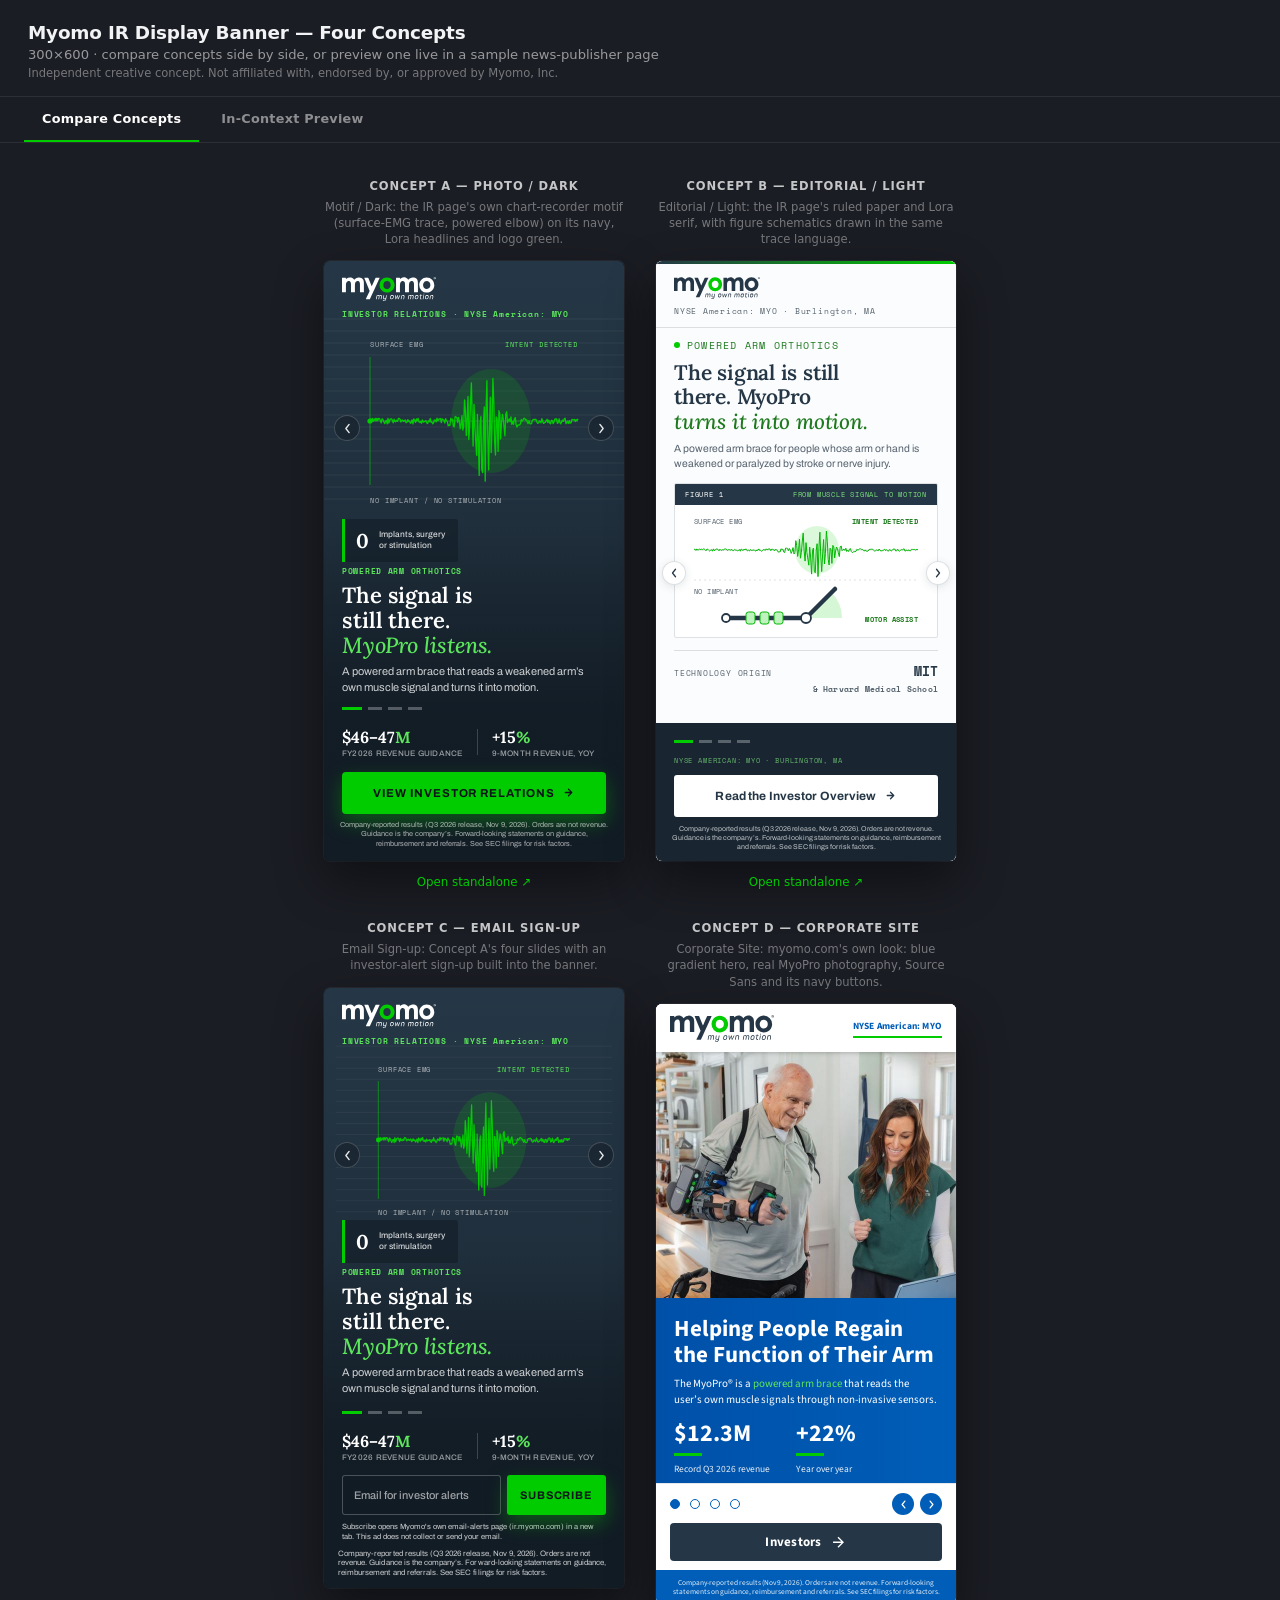
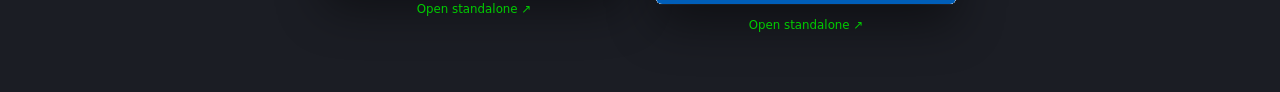
<file: index.html>
<!DOCTYPE html>
<html lang="en">
<head>
<meta name="robots" content="noindex,nofollow">
<meta charset="UTF-8">
<meta name="viewport" content="width=device-width,initial-scale=1">
<meta name="ir-banner-company" content="Myomo, Inc.">
<link rel="icon" href="data:,">
<title>Myomo IR Banner — Concept Comparison</title>
<style>
  :root { --ui-accent:#00CC00; }
  * { margin:0; padding:0; box-sizing:border-box; }
  html, body {
    height:100%;
    background:#1b1d24;
    font-family:-apple-system, BlinkMacSystemFont, 'Segoe UI', system-ui, sans-serif;
    color:#f2f3f5;
  }
  header {
    padding:22px 28px 16px;
    border-bottom:1px solid rgba(255,255,255,0.08);
  }
  header h1 { font-size:1.15rem; font-weight:700; letter-spacing:-0.01em; }
  header p { margin-top:4px; font-size:0.82rem; color:rgba(255,255,255,0.55); }
  header p.pitch-note { font-size:0.72rem; color:rgba(255,255,255,0.4); }

  /* ---- tabs ---- */
  .tabs {
    display:flex;
    gap:4px;
    padding:0 24px;
    border-bottom:1px solid rgba(255,255,255,0.08);
  }
  .tab-btn {
    background:none;
    border:0;
    font-family:inherit;
    color:rgba(255,255,255,0.5);
    font-size:0.8rem;
    font-weight:700;
    letter-spacing:0.02em;
    padding:14px 18px;
    cursor:pointer;
    border-bottom:2px solid transparent;
    transition:color 0.15s ease;
  }
  .tab-btn:hover { color:rgba(255,255,255,0.8); }
  .tab-btn.active { color:#fff; border-bottom-color:var(--ui-accent); }
  .tab-panel { display:none; }
  .tab-panel.active { display:block; }

  main {
    display:flex;
    flex-wrap:wrap;
    gap:32px;
    justify-content:center;
    padding:36px 24px 60px;
  }
  /* four 300px frames need about 1344px of width; below that, wrap 2 + 2 rather than 3 + 1 */
  @media (max-width:1343px) { main { max-width:700px; margin:0 auto; } }
  .col { display:flex; flex-direction:column; align-items:center; gap:14px; }
  .col h2 {
    font-size:0.72rem;
    font-weight:700;
    letter-spacing:0.08em;
    text-transform:uppercase;
    color:rgba(255,255,255,0.75);
  }
  .col .tag {
    max-width:300px;
    min-height:2.8em;
    font-size:0.72rem;
    line-height:1.4;
    text-align:center;
    color:rgba(255,255,255,0.4);
    margin-top:-8px;
  }
  .frame-wrap {
    width:300px;
    height:600px;
    border-radius:6px;
    overflow:hidden;
    box-shadow:0 20px 48px rgba(0,0,0,0.45), 0 0 0 1px rgba(255,255,255,0.06);
    background:#000;
  }
  iframe { width:300px; height:600px; border:0; display:block; }
  .col a {
    font-size:0.74rem;
    color:var(--ui-accent);
    text-decoration:none;
  }
  .col a:hover { text-decoration:underline; }

  /* ---- in-context preview panel ---- */
  .preview-intro {
    text-align:center;
    padding:28px 24px 0;
  }
  .preview-intro p {
    font-size:0.82rem;
    color:rgba(255,255,255,0.55);
    max-width:560px;
    margin:0 auto;
  }
  .concept-switch {
    display:flex;
    flex-wrap:wrap;
    gap:10px;
    justify-content:center;
    padding:18px 24px 0;
  }
  .concept-btn {
    background:rgba(255,255,255,0.06);
    border:1px solid rgba(255,255,255,0.14);
    color:rgba(255,255,255,0.65);
    font-family:inherit;
    font-size:0.76rem;
    font-weight:700;
    letter-spacing:0.02em;
    padding:9px 16px;
    border-radius:20px;
    cursor:pointer;
    transition:all 0.15s ease;
  }
  .concept-btn:hover { border-color:rgba(255,255,255,0.3); }
  .concept-btn.active { background:var(--ui-accent); border-color:var(--ui-accent); color:#0c1015; }

  .preview-wrap {
    max-width:1180px;
    margin:24px auto 12px;
    padding:0 24px;
  }
  .preview-frame-outer {
    border-radius:6px;
    overflow:hidden;
    box-shadow:0 20px 48px rgba(0,0,0,0.45), 0 0 0 1px rgba(255,255,255,0.06);
  }
  #preview-iframe {
    width:100%;
    height:950px;
    border:0;
    display:block;
    background:#fff;
  }
  .preview-footer {
    text-align:center;
    padding:14px 24px 60px;
  }
  .preview-footer a {
    font-size:0.74rem;
    color:var(--ui-accent);
    text-decoration:none;
  }
  .preview-footer a:hover { text-decoration:underline; }
</style>
</head>
<body>

<header>
  <h1>Myomo IR Display Banner — Four Concepts</h1>
  <p>300×600 · compare concepts side by side, or preview one live in a sample news-publisher page</p>
  <p class="pitch-note">Independent creative concept. Not affiliated with, endorsed by, or approved by Myomo, Inc.</p>
</header>

<div class="tabs">
  <button type="button" class="tab-btn active" data-tab="compare">Compare Concepts</button>
  <button type="button" class="tab-btn" data-tab="preview">In-Context Preview</button>
</div>

<section class="tab-panel active" id="tab-compare">
  <main>
    <div class="col">
      <h2>Concept A — Photo / Dark</h2>
      <span class="tag">Motif / Dark: the IR page&#x27;s own chart-recorder motif (surface-EMG trace, powered elbow) on its navy, Lora headlines and logo green.</span>
      <div class="frame-wrap">
        <iframe src="concept-a-photo/index.html" title="Myomo banner — photo concept"></iframe>
      </div>
      <a href="concept-a-photo/index.html" target="_blank" rel="noopener">Open standalone ↗</a>
    </div>

    <div class="col">
      <h2>Concept B — Editorial / Light</h2>
      <span class="tag">Editorial / Light: the IR page&#x27;s ruled paper and Lora serif, with figure schematics drawn in the same trace language.</span>
      <div class="frame-wrap">
        <iframe src="concept-b-editorial/index.html" title="Myomo banner — editorial concept"></iframe>
      </div>
      <a href="concept-b-editorial/index.html" target="_blank" rel="noopener">Open standalone ↗</a>
    </div>

    <div class="col">
      <h2>Concept C — Email Sign-up</h2>
      <span class="tag">Email Sign-up: Concept A&#x27;s four slides with an investor-alert sign-up built into the banner.</span>
      <div class="frame-wrap">
        <iframe src="concept-c-dashboard/index.html" title="Myomo banner — email sign-up concept"></iframe>
      </div>
      <a href="concept-c-dashboard/index.html" target="_blank" rel="noopener">Open standalone ↗</a>
    </div>

    <div class="col">
      <h2>Concept D — Corporate Site</h2>
      <span class="tag">Corporate Site: myomo.com&#x27;s own look: blue gradient hero, real MyoPro photography, Source Sans and its navy buttons.</span>
      <div class="frame-wrap">
        <iframe src="concept-d-corporate/index.html" title="Myomo banner — corporate-site concept"></iframe>
      </div>
      <a href="concept-d-corporate/index.html" target="_blank" rel="noopener">Open standalone ↗</a>
    </div>
  </main>
</section>

<section class="tab-panel" id="tab-preview">
  <div class="preview-intro">
    <p>A sample news-publisher article page with the banner dropped into the right-rail ad slot — the way it would actually sit alongside real editorial content. Switch concepts below.</p>
  </div>

  <div class="concept-switch">
    <button type="button" class="concept-btn active" data-concept="a">Concept A — Photo</button>
    <button type="button" class="concept-btn" data-concept="b">Concept B — Editorial</button>
    <button type="button" class="concept-btn" data-concept="c">Concept C — Email Sign-up</button>
    <button type="button" class="concept-btn" data-concept="d">Concept D — Corporate Site</button>
  </div>

  <div class="preview-wrap">
    <div class="preview-frame-outer">
      <iframe id="preview-iframe" src="context-preview/news.html?concept=a" title="Myomo banner — in-context publisher preview"></iframe>
    </div>
  </div>

  <div class="preview-footer">
    <a id="preview-open-link" href="context-preview/news.html?concept=a" target="_blank" rel="noopener">Open standalone ↗</a>
  </div>
</section>

<script>
  document.querySelectorAll('.tab-btn').forEach(function (btn) {
    btn.addEventListener('click', function () {
      document.querySelectorAll('.tab-btn').forEach(function (b) { b.classList.remove('active') })
      document.querySelectorAll('.tab-panel').forEach(function (p) { p.classList.remove('active') })
      btn.classList.add('active')
      document.getElementById('tab-' + btn.dataset.tab).classList.add('active')
    })
  })

  document.querySelectorAll('.concept-btn').forEach(function (btn) {
    btn.addEventListener('click', function () {
      document.querySelectorAll('.concept-btn').forEach(function (b) { b.classList.remove('active') })
      btn.classList.add('active')
      var url = 'context-preview/news.html?concept=' + btn.dataset.concept
      document.getElementById('preview-iframe').src = url
      document.getElementById('preview-open-link').href = url
    })
  })
</script>

</body>
</html>
</file>
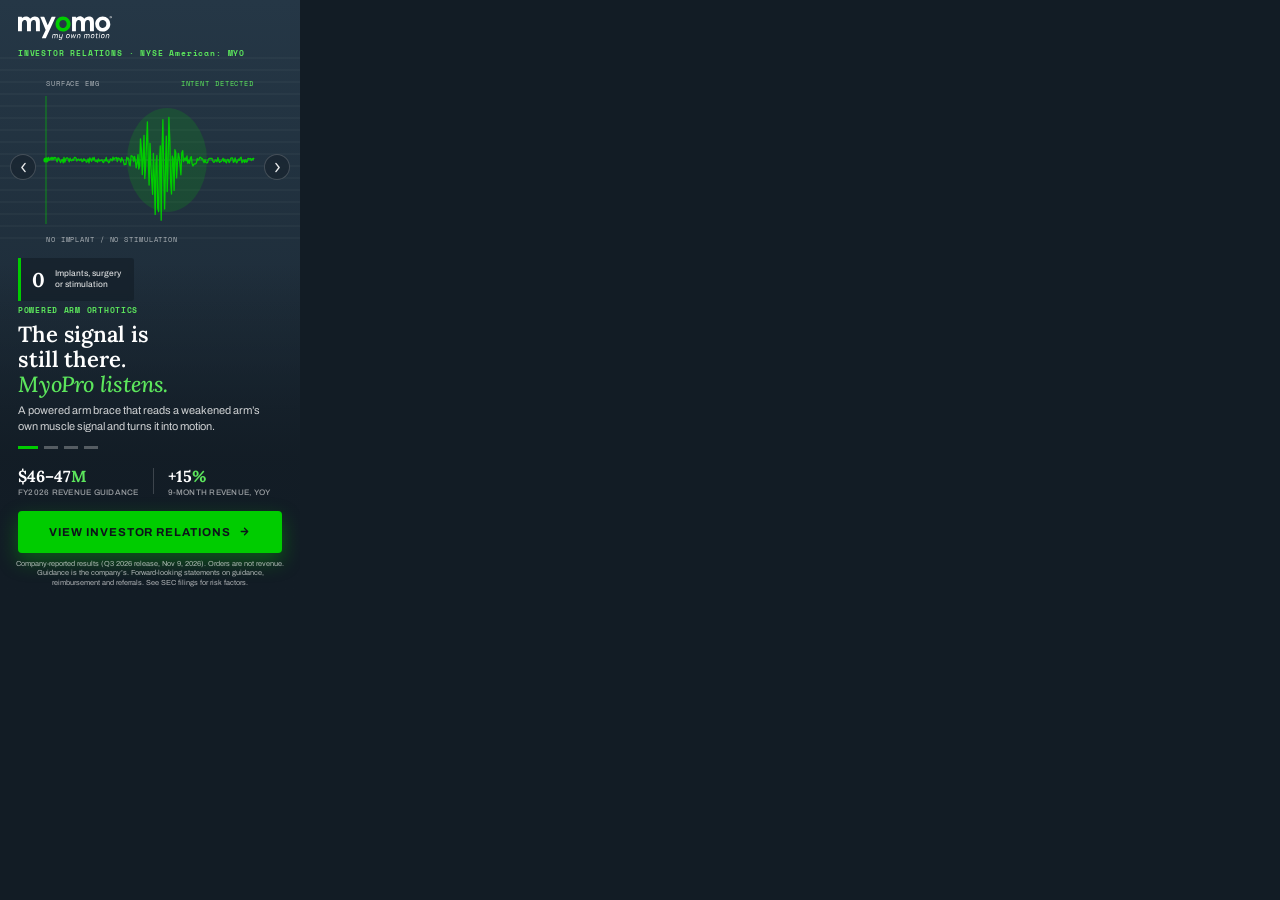
<file: concept-a-photo/index.html>
<!DOCTYPE html>
<html lang="en">
<head>
<meta name="robots" content="noindex,nofollow">
<meta charset="UTF-8">
<meta name="ad.size" content="width=300,height=600">
<meta http-equiv="X-UA-Compatible" content="IE=Edge">
<meta name="viewport" content="width=300,initial-scale=1">
<link rel="icon" href="data:,">
<title>Myomo, Inc. — Investor Relations</title>
<link rel="preconnect" href="https://fonts.googleapis.com">
<link rel="preconnect" href="https://fonts.gstatic.com" crossorigin>
<link href="https://fonts.googleapis.com/css2?family=Lora:ital,wght@0,600;0,700;1,500;1,600&family=Archivo:wght@400;500;600;700&family=Space+Mono:wght@400;700&display=swap" rel="stylesheet">
<link rel="stylesheet" href="style.css">
</head>
<body>

<!--
  Myomo, Inc. — IR display banner, 300x600 — Concept A: Photo / Dark.
  Promotes: https://ir-landing-concepts.netlify.app/myomo/
  Motif / Dark: the IR page's chart-recorder motif per slide (inline SVG), a
  floating stat chip, persistent logo/ticker chrome, stat row + CTA +
  forward-looking-statements line. Concept C is generated from this file
  (scripts/build_concept_c.py), so re-run that after every edit here.
  Every slide's copy and stat must come from the live IR site.
-->

<div id="banner" aria-label="Myomo, Inc. investor relations advertisement">

  <div id="slides">
    <!-- Slide 1 -->
    <section class="slide" data-index="0">
      <div class="slide-bg motif" role="img" aria-label="Diagram: a surface EMG trace with a burst of muscle activity"><svg class="motif-svg" viewBox="0 0 300 260" aria-hidden="true"><g class="m-grid"><line x1="0" y1="58" x2="300" y2="58"/><line x1="0" y1="70" x2="300" y2="70"/><line x1="0" y1="82" x2="300" y2="82"/><line x1="0" y1="94" x2="300" y2="94"/><line x1="0" y1="106" x2="300" y2="106"/><line x1="0" y1="118" x2="300" y2="118"/><line x1="0" y1="130" x2="300" y2="130"/><line x1="0" y1="142" x2="300" y2="142"/><line x1="0" y1="154" x2="300" y2="154"/><line x1="0" y1="166" x2="300" y2="166"/><line x1="0" y1="178" x2="300" y2="178"/><line x1="0" y1="190" x2="300" y2="190"/><line x1="0" y1="202" x2="300" y2="202"/><line x1="0" y1="214" x2="300" y2="214"/><line x1="0" y1="226" x2="300" y2="226"/><line x1="0" y1="238" x2="300" y2="238"/></g>
  <line class="m-base" x1="46" y1="160" x2="254" y2="160"/>
  <ellipse class="m-glow" cx="167" cy="160" rx="40" ry="52"/>
  <path class="m-trace" d="M46.0 159.0 L46.9 158.0 L47.7 160.9 L48.6 157.5 L49.4 160.2 L50.3 159.2 L51.2 157.4 L52.0 160.0 L52.9 157.3 L53.7 159.6 L54.6 157.5 L55.5 157.6 L56.3 159.5 L57.2 161.9 L58.0 157.8 L58.9 158.4 L59.8 160.8 L60.6 162.6 L61.5 160.5 L62.3 159.4 L63.2 162.8 L64.0 157.4 L64.9 162.1 L65.8 158.8 L66.6 158.0 L67.5 157.8 L68.3 159.0 L69.2 161.8 L70.1 158.2 L70.9 160.5 L71.8 160.8 L72.6 159.2 L73.5 160.3 L74.4 157.5 L75.2 157.5 L76.1 158.3 L76.9 161.0 L77.8 159.6 L78.7 159.0 L79.5 160.5 L80.4 159.7 L81.2 158.9 L82.1 161.7 L83.0 161.1 L83.8 158.6 L84.7 160.4 L85.5 160.2 L86.4 162.2 L87.3 161.3 L88.1 158.8 L89.0 162.8 L89.8 157.8 L90.7 159.5 L91.6 161.4 L92.4 158.0 L93.3 159.9 L94.1 157.3 L95.0 160.9 L95.9 161.5 L96.7 160.4 L97.6 162.2 L98.4 159.0 L99.3 161.1 L100.1 160.6 L101.0 160.5 L101.9 159.7 L102.7 161.9 L103.6 162.6 L104.4 159.8 L105.3 160.9 L106.2 157.5 L107.0 161.1 L107.9 160.9 L108.7 162.8 L109.6 161.8 L110.5 158.8 L111.3 159.3 L112.2 160.9 L113.0 157.2 L113.9 159.8 L114.8 158.1 L115.6 157.8 L116.5 157.5 L117.3 161.5 L118.2 157.9 L119.1 158.6 L119.9 159.3 L120.8 162.1 L121.6 157.6 L122.5 159.7 L123.4 160.6 L124.2 164.8 L125.1 164.0 L125.9 164.5 L126.8 157.2 L127.7 159.0 L128.5 158.3 L129.4 164.8 L130.2 165.7 L131.1 155.7 L132.0 156.0 L132.8 156.7 L133.7 161.5 L134.5 156.4 L135.4 160.5 L136.2 167.8 L137.1 162.8 L138.0 154.6 L138.8 169.0 L139.7 165.5 L140.5 138.9 L141.4 149.6 L142.3 174.5 L143.1 158.9 L144.0 135.4 L144.8 178.5 L145.7 165.3 L146.6 140.0 L147.4 121.8 L148.3 161.1 L149.1 185.1 L150.0 143.3 L150.9 165.6 L151.7 180.3 L152.6 194.3 L153.4 153.5 L154.3 176.2 L155.2 214.4 L156.0 162.6 L156.9 155.5 L157.7 208.1 L158.6 211.6 L159.5 161.9 L160.3 145.8 L161.2 220.2 L162.0 151.4 L162.9 119.7 L163.8 175.5 L164.6 208.9 L165.5 166.9 L166.3 136.2 L167.2 191.6 L168.0 168.1 L168.9 117.3 L169.8 140.3 L170.6 181.0 L171.5 194.0 L172.3 155.9 L173.2 159.0 L174.1 190.4 L174.9 149.6 L175.8 152.9 L176.6 177.9 L177.5 162.1 L178.4 153.3 L179.2 157.4 L180.1 166.2 L180.9 174.8 L181.8 152.9 L182.7 150.7 L183.5 161.6 L184.4 159.4 L185.2 157.9 L186.1 160.9 L187.0 155.9 L187.8 163.3 L188.7 160.4 L189.5 163.4 L190.4 157.9 L191.3 156.6 L192.1 163.8 L193.0 166.0 L193.8 164.4 L194.7 163.8 L195.6 163.9 L196.4 162.9 L197.3 158.5 L198.1 160.1 L199.0 159.1 L199.9 157.3 L200.7 157.3 L201.6 158.8 L202.4 158.7 L203.3 161.1 L204.1 162.6 L205.0 159.7 L205.9 162.5 L206.7 162.8 L207.6 162.6 L208.4 159.2 L209.3 158.4 L210.2 158.5 L211.0 158.3 L211.9 158.3 L212.7 160.7 L213.6 162.3 L214.5 161.9 L215.3 159.9 L216.2 160.9 L217.0 161.7 L217.9 157.6 L218.8 160.9 L219.6 162.4 L220.5 161.6 L221.3 161.4 L222.2 159.9 L223.1 158.2 L223.9 161.6 L224.8 159.1 L225.6 161.7 L226.5 162.7 L227.4 159.4 L228.2 159.4 L229.1 162.6 L229.9 161.2 L230.8 158.1 L231.7 157.9 L232.5 158.0 L233.4 162.3 L234.2 161.7 L235.1 158.0 L236.0 161.9 L236.8 162.8 L237.7 160.9 L238.5 159.1 L239.4 160.3 L240.2 157.9 L241.1 157.2 L242.0 162.7 L242.8 160.9 L243.7 160.2 L244.5 162.5 L245.4 159.6 L246.3 162.1 L247.1 161.9 L248.0 158.4 L248.8 158.6 L249.7 158.9 L250.6 158.5 L251.4 160.5 L252.3 158.7 L253.1 159.5 L254.0 157.9"/>
  <g class="m-scan"><line x1="46" y1="96" x2="46" y2="224"/><circle cx="46" cy="160" r="2.6"/></g>
  <text class="m-lab" x="46" y="86">SURFACE EMG</text>
  <text class="m-lab hi" x="254" y="86" text-anchor="end">INTENT DETECTED</text>
  <text class="m-lab" x="46" y="242">NO IMPLANT / NO STIMULATION</text>
</svg></div>
      <div class="slide-scrim-bottom"></div>
      <div class="slide-copy">
        <div class="mid-chip">
          <span class="chip-num">0</span>
          <span class="chip-label">Implants, surgery<br>or stimulation</span>
        </div>
        <div class="copy-bottom">
          <div class="kicker">Powered arm orthotics</div>
          <h1>The signal is<br>still there.<br><em>MyoPro listens.</em></h1>
          <p>A powered arm brace that reads a weakened arm&rsquo;s own muscle signal and turns it into motion.</p>
        </div>
      </div>
    </section>
    <!-- Slide 2 -->
    <section class="slide" data-index="1">
      <div class="slide-bg motif" role="img" aria-label="Chart: quarterly revenue, 2025 vs 2026"><svg class="motif-svg" viewBox="0 0 300 260" aria-hidden="true"><g class="m-grid"><line x1="0" y1="58" x2="300" y2="58"/><line x1="0" y1="70" x2="300" y2="70"/><line x1="0" y1="82" x2="300" y2="82"/><line x1="0" y1="94" x2="300" y2="94"/><line x1="0" y1="106" x2="300" y2="106"/><line x1="0" y1="118" x2="300" y2="118"/><line x1="0" y1="130" x2="300" y2="130"/><line x1="0" y1="142" x2="300" y2="142"/><line x1="0" y1="154" x2="300" y2="154"/><line x1="0" y1="166" x2="300" y2="166"/><line x1="0" y1="178" x2="300" y2="178"/><line x1="0" y1="190" x2="300" y2="190"/><line x1="0" y1="202" x2="300" y2="202"/><line x1="0" y1="214" x2="300" y2="214"/><line x1="0" y1="226" x2="300" y2="226"/><line x1="0" y1="238" x2="300" y2="238"/></g>
  <text class="m-lab" x="46" y="72">REVENUE, $M</text>
  <g class="m-key"><rect class="m-bar0" x="168" y="65" width="8" height="8"/><text class="m-lab" x="180" y="72">2025</text>
  <rect class="m-bar1" x="212" y="65" width="8" height="8"/><text class="m-lab hi" x="224" y="72">2026</text></g>
  <rect class="m-bar0" x="62" y="122.8" width="24" height="105.2"/><rect class="m-bar1" x="90" y="119.8" width="24" height="108.2"/><text class="m-bv" x="74" y="117.8" text-anchor="middle">9.8</text><text class="m-bv hi" x="102" y="114.8" text-anchor="middle">10.1</text><text class="m-lab" x="88" y="241" text-anchor="middle">Q1</text><rect class="m-bar0" x="128" y="124.7" width="24" height="103.3"/><rect class="m-bar1" x="156" y="102.7" width="24" height="125.3"/><text class="m-bv" x="140" y="119.7" text-anchor="middle">9.7</text><text class="m-bv hi" x="168" y="97.7" text-anchor="middle">11.7</text><text class="m-lab" x="154" y="241" text-anchor="middle">Q2</text><rect class="m-bar0" x="194" y="120.0" width="24" height="108.0"/><rect class="m-bar1" x="222" y="96.0" width="24" height="132.0"/><text class="m-bv" x="206" y="115.0" text-anchor="middle">10.1</text><text class="m-bv hi" x="234" y="91.0" text-anchor="middle">12.3</text><text class="m-lab" x="220" y="241" text-anchor="middle">Q3</text>
  <line class="m-base" x1="46" y1="228" x2="254" y2="228"/>
</svg></div>
      <div class="slide-scrim-bottom"></div>
      <div class="slide-copy">
        <div class="mid-chip">
          <span class="chip-num">$12.3<em>M</em></span>
          <span class="chip-label">Record Q3 2026<br>revenue, +22% YoY</span>
        </div>
        <div class="copy-bottom">
          <div class="kicker">Q3 2026 results &middot; Nov 9, 2026</div>
          <h1>A record quarter,<br>and a record<br><em>258 orders.</em></h1>
          <p>Orders up 13% year over year. Gross margin 71.3%, up from 63.8%.</p>
        </div>
      </div>
    </section>
    <!-- Slide 3 -->
    <section class="slide" data-index="2">
      <div class="slide-bg motif" role="img" aria-label="Diagram: sensors on the upper arm drive a powered elbow"><svg class="motif-svg" viewBox="0 0 300 260" aria-hidden="true"><g class="m-grid"><line x1="0" y1="58" x2="300" y2="58"/><line x1="0" y1="70" x2="300" y2="70"/><line x1="0" y1="82" x2="300" y2="82"/><line x1="0" y1="94" x2="300" y2="94"/><line x1="0" y1="106" x2="300" y2="106"/><line x1="0" y1="118" x2="300" y2="118"/><line x1="0" y1="130" x2="300" y2="130"/><line x1="0" y1="142" x2="300" y2="142"/><line x1="0" y1="154" x2="300" y2="154"/><line x1="0" y1="166" x2="300" y2="166"/><line x1="0" y1="178" x2="300" y2="178"/><line x1="0" y1="190" x2="300" y2="190"/><line x1="0" y1="202" x2="300" y2="202"/><line x1="0" y1="214" x2="300" y2="214"/><line x1="0" y1="226" x2="300" y2="226"/><line x1="0" y1="238" x2="300" y2="238"/></g>
  <text class="m-lab" x="46" y="72">DETECT &#8594; INTERPRET &#8594; RESTORE</text>
  <path class="m-wedge" d="M150 196 L214 196 A 64 64 0 0 0 195 150.7 Z"/>
  <path class="m-arc" d="M214 196 A 64 64 0 0 0 195 150.7"/>
  <line class="m-arm" x1="60" y1="196" x2="150" y2="196"/>
  <line class="m-arm" x1="150" y1="196" x2="205" y2="141"/>
  <rect class="m-hand" x="199" y="129" width="16" height="16" rx="4" transform="rotate(-45 207 137)"/>
  <rect class="m-pad" x="80" y="186" width="13" height="20" rx="3.5"/>
  <rect class="m-pad" x="100" y="186" width="13" height="20" rx="3.5"/>
  <rect class="m-pad" x="120" y="186" width="13" height="20" rx="3.5"/>
  <circle class="m-joint" cx="150" cy="196" r="8"/>
  <circle class="m-joint" cx="60" cy="196" r="6"/>
  <text class="m-lab" x="60" y="222" text-anchor="middle">SHOULDER</text>
  <text class="m-lab" x="150" y="222" text-anchor="middle">ELBOW</text>
  <text class="m-lab" x="106" y="178" text-anchor="middle">SENSORS</text>
  <text class="m-lab hi" x="254" y="222" text-anchor="end">MOTOR ASSIST</text>
</svg></div>
      <div class="slide-scrim-bottom"></div>
      <div class="slide-copy">
        <div class="mid-chip">
          <span class="chip-num">3</span>
          <span class="chip-label">Joints assisted:<br>elbow, wrist, hand</span>
        </div>
        <div class="copy-bottom">
          <div class="kicker">How MyoPro works</div>
          <h1>Reads intent.<br>Moves the arm.<br><em>The user leads.</em></h1>
          <p>Non-invasive sensors on the skin pick up the user&rsquo;s own EMG; motors assist the motion.</p>
        </div>
      </div>
    </section>
    <!-- Slide 4 -->
    <section class="slide" data-index="3">
      <div class="slide-bg motif" role="img" aria-label="Dot chart: share of revenue from recurring patient sources, 33% to 54%"><svg class="motif-svg" viewBox="0 0 300 260" aria-hidden="true"><g class="m-grid"><line x1="0" y1="58" x2="300" y2="58"/><line x1="0" y1="70" x2="300" y2="70"/><line x1="0" y1="82" x2="300" y2="82"/><line x1="0" y1="94" x2="300" y2="94"/><line x1="0" y1="106" x2="300" y2="106"/><line x1="0" y1="118" x2="300" y2="118"/><line x1="0" y1="130" x2="300" y2="130"/><line x1="0" y1="142" x2="300" y2="142"/><line x1="0" y1="154" x2="300" y2="154"/><line x1="0" y1="166" x2="300" y2="166"/><line x1="0" y1="178" x2="300" y2="178"/><line x1="0" y1="190" x2="300" y2="190"/><line x1="0" y1="202" x2="300" y2="202"/><line x1="0" y1="214" x2="300" y2="214"/><line x1="0" y1="226" x2="300" y2="226"/><line x1="0" y1="238" x2="300" y2="238"/></g>
  <text class="m-lab" x="46" y="72">REVENUE FROM RECURRING SOURCES</text>
  <g class="m-w0"><circle class="m-dot on" cx="54" cy="179" r="3.1"/><circle class="m-dot on" cx="63" cy="179" r="3.1"/><circle class="m-dot on" cx="72" cy="179" r="3.1"/><circle class="m-dot on" cx="81" cy="179" r="3.1"/><circle class="m-dot on" cx="90" cy="179" r="3.1"/><circle class="m-dot on" cx="99" cy="179" r="3.1"/><circle class="m-dot on" cx="108" cy="179" r="3.1"/><circle class="m-dot on" cx="117" cy="179" r="3.1"/><circle class="m-dot on" cx="126" cy="179" r="3.1"/><circle class="m-dot on" cx="135" cy="179" r="3.1"/><circle class="m-dot on" cx="54" cy="170" r="3.1"/><circle class="m-dot on" cx="63" cy="170" r="3.1"/><circle class="m-dot on" cx="72" cy="170" r="3.1"/><circle class="m-dot on" cx="81" cy="170" r="3.1"/><circle class="m-dot on" cx="90" cy="170" r="3.1"/><circle class="m-dot on" cx="99" cy="170" r="3.1"/><circle class="m-dot on" cx="108" cy="170" r="3.1"/><circle class="m-dot on" cx="117" cy="170" r="3.1"/><circle class="m-dot on" cx="126" cy="170" r="3.1"/><circle class="m-dot on" cx="135" cy="170" r="3.1"/><circle class="m-dot on" cx="54" cy="161" r="3.1"/><circle class="m-dot on" cx="63" cy="161" r="3.1"/><circle class="m-dot on" cx="72" cy="161" r="3.1"/><circle class="m-dot on" cx="81" cy="161" r="3.1"/><circle class="m-dot on" cx="90" cy="161" r="3.1"/><circle class="m-dot on" cx="99" cy="161" r="3.1"/><circle class="m-dot on" cx="108" cy="161" r="3.1"/><circle class="m-dot on" cx="117" cy="161" r="3.1"/><circle class="m-dot on" cx="126" cy="161" r="3.1"/><circle class="m-dot on" cx="135" cy="161" r="3.1"/><circle class="m-dot on" cx="54" cy="152" r="3.1"/><circle class="m-dot on" cx="63" cy="152" r="3.1"/><circle class="m-dot on" cx="72" cy="152" r="3.1"/><circle class="m-dot" cx="81" cy="152" r="3.1"/><circle class="m-dot" cx="90" cy="152" r="3.1"/><circle class="m-dot" cx="99" cy="152" r="3.1"/><circle class="m-dot" cx="108" cy="152" r="3.1"/><circle class="m-dot" cx="117" cy="152" r="3.1"/><circle class="m-dot" cx="126" cy="152" r="3.1"/><circle class="m-dot" cx="135" cy="152" r="3.1"/><circle class="m-dot" cx="54" cy="143" r="3.1"/><circle class="m-dot" cx="63" cy="143" r="3.1"/><circle class="m-dot" cx="72" cy="143" r="3.1"/><circle class="m-dot" cx="81" cy="143" r="3.1"/><circle class="m-dot" cx="90" cy="143" r="3.1"/><circle class="m-dot" cx="99" cy="143" r="3.1"/><circle class="m-dot" cx="108" cy="143" r="3.1"/><circle class="m-dot" cx="117" cy="143" r="3.1"/><circle class="m-dot" cx="126" cy="143" r="3.1"/><circle class="m-dot" cx="135" cy="143" r="3.1"/><circle class="m-dot" cx="54" cy="134" r="3.1"/><circle class="m-dot" cx="63" cy="134" r="3.1"/><circle class="m-dot" cx="72" cy="134" r="3.1"/><circle class="m-dot" cx="81" cy="134" r="3.1"/><circle class="m-dot" cx="90" cy="134" r="3.1"/><circle class="m-dot" cx="99" cy="134" r="3.1"/><circle class="m-dot" cx="108" cy="134" r="3.1"/><circle class="m-dot" cx="117" cy="134" r="3.1"/><circle class="m-dot" cx="126" cy="134" r="3.1"/><circle class="m-dot" cx="135" cy="134" r="3.1"/><circle class="m-dot" cx="54" cy="125" r="3.1"/><circle class="m-dot" cx="63" cy="125" r="3.1"/><circle class="m-dot" cx="72" cy="125" r="3.1"/><circle class="m-dot" cx="81" cy="125" r="3.1"/><circle class="m-dot" cx="90" cy="125" r="3.1"/><circle class="m-dot" cx="99" cy="125" r="3.1"/><circle class="m-dot" cx="108" cy="125" r="3.1"/><circle class="m-dot" cx="117" cy="125" r="3.1"/><circle class="m-dot" cx="126" cy="125" r="3.1"/><circle class="m-dot" cx="135" cy="125" r="3.1"/><circle class="m-dot" cx="54" cy="116" r="3.1"/><circle class="m-dot" cx="63" cy="116" r="3.1"/><circle class="m-dot" cx="72" cy="116" r="3.1"/><circle class="m-dot" cx="81" cy="116" r="3.1"/><circle class="m-dot" cx="90" cy="116" r="3.1"/><circle class="m-dot" cx="99" cy="116" r="3.1"/><circle class="m-dot" cx="108" cy="116" r="3.1"/><circle class="m-dot" cx="117" cy="116" r="3.1"/><circle class="m-dot" cx="126" cy="116" r="3.1"/><circle class="m-dot" cx="135" cy="116" r="3.1"/><circle class="m-dot" cx="54" cy="107" r="3.1"/><circle class="m-dot" cx="63" cy="107" r="3.1"/><circle class="m-dot" cx="72" cy="107" r="3.1"/><circle class="m-dot" cx="81" cy="107" r="3.1"/><circle class="m-dot" cx="90" cy="107" r="3.1"/><circle class="m-dot" cx="99" cy="107" r="3.1"/><circle class="m-dot" cx="108" cy="107" r="3.1"/><circle class="m-dot" cx="117" cy="107" r="3.1"/><circle class="m-dot" cx="126" cy="107" r="3.1"/><circle class="m-dot" cx="135" cy="107" r="3.1"/><circle class="m-dot" cx="54" cy="98" r="3.1"/><circle class="m-dot" cx="63" cy="98" r="3.1"/><circle class="m-dot" cx="72" cy="98" r="3.1"/><circle class="m-dot" cx="81" cy="98" r="3.1"/><circle class="m-dot" cx="90" cy="98" r="3.1"/><circle class="m-dot" cx="99" cy="98" r="3.1"/><circle class="m-dot" cx="108" cy="98" r="3.1"/><circle class="m-dot" cx="117" cy="98" r="3.1"/><circle class="m-dot" cx="126" cy="98" r="3.1"/><circle class="m-dot" cx="135" cy="98" r="3.1"/></g>
  <g class="m-w1"><circle class="m-dot on" cx="170" cy="179" r="3.1"/><circle class="m-dot on" cx="179" cy="179" r="3.1"/><circle class="m-dot on" cx="188" cy="179" r="3.1"/><circle class="m-dot on" cx="197" cy="179" r="3.1"/><circle class="m-dot on" cx="206" cy="179" r="3.1"/><circle class="m-dot on" cx="215" cy="179" r="3.1"/><circle class="m-dot on" cx="224" cy="179" r="3.1"/><circle class="m-dot on" cx="233" cy="179" r="3.1"/><circle class="m-dot on" cx="242" cy="179" r="3.1"/><circle class="m-dot on" cx="251" cy="179" r="3.1"/><circle class="m-dot on" cx="170" cy="170" r="3.1"/><circle class="m-dot on" cx="179" cy="170" r="3.1"/><circle class="m-dot on" cx="188" cy="170" r="3.1"/><circle class="m-dot on" cx="197" cy="170" r="3.1"/><circle class="m-dot on" cx="206" cy="170" r="3.1"/><circle class="m-dot on" cx="215" cy="170" r="3.1"/><circle class="m-dot on" cx="224" cy="170" r="3.1"/><circle class="m-dot on" cx="233" cy="170" r="3.1"/><circle class="m-dot on" cx="242" cy="170" r="3.1"/><circle class="m-dot on" cx="251" cy="170" r="3.1"/><circle class="m-dot on" cx="170" cy="161" r="3.1"/><circle class="m-dot on" cx="179" cy="161" r="3.1"/><circle class="m-dot on" cx="188" cy="161" r="3.1"/><circle class="m-dot on" cx="197" cy="161" r="3.1"/><circle class="m-dot on" cx="206" cy="161" r="3.1"/><circle class="m-dot on" cx="215" cy="161" r="3.1"/><circle class="m-dot on" cx="224" cy="161" r="3.1"/><circle class="m-dot on" cx="233" cy="161" r="3.1"/><circle class="m-dot on" cx="242" cy="161" r="3.1"/><circle class="m-dot on" cx="251" cy="161" r="3.1"/><circle class="m-dot on" cx="170" cy="152" r="3.1"/><circle class="m-dot on" cx="179" cy="152" r="3.1"/><circle class="m-dot on" cx="188" cy="152" r="3.1"/><circle class="m-dot on" cx="197" cy="152" r="3.1"/><circle class="m-dot on" cx="206" cy="152" r="3.1"/><circle class="m-dot on" cx="215" cy="152" r="3.1"/><circle class="m-dot on" cx="224" cy="152" r="3.1"/><circle class="m-dot on" cx="233" cy="152" r="3.1"/><circle class="m-dot on" cx="242" cy="152" r="3.1"/><circle class="m-dot on" cx="251" cy="152" r="3.1"/><circle class="m-dot on" cx="170" cy="143" r="3.1"/><circle class="m-dot on" cx="179" cy="143" r="3.1"/><circle class="m-dot on" cx="188" cy="143" r="3.1"/><circle class="m-dot on" cx="197" cy="143" r="3.1"/><circle class="m-dot on" cx="206" cy="143" r="3.1"/><circle class="m-dot on" cx="215" cy="143" r="3.1"/><circle class="m-dot on" cx="224" cy="143" r="3.1"/><circle class="m-dot on" cx="233" cy="143" r="3.1"/><circle class="m-dot on" cx="242" cy="143" r="3.1"/><circle class="m-dot on" cx="251" cy="143" r="3.1"/><circle class="m-dot on" cx="170" cy="134" r="3.1"/><circle class="m-dot on" cx="179" cy="134" r="3.1"/><circle class="m-dot on" cx="188" cy="134" r="3.1"/><circle class="m-dot on" cx="197" cy="134" r="3.1"/><circle class="m-dot" cx="206" cy="134" r="3.1"/><circle class="m-dot" cx="215" cy="134" r="3.1"/><circle class="m-dot" cx="224" cy="134" r="3.1"/><circle class="m-dot" cx="233" cy="134" r="3.1"/><circle class="m-dot" cx="242" cy="134" r="3.1"/><circle class="m-dot" cx="251" cy="134" r="3.1"/><circle class="m-dot" cx="170" cy="125" r="3.1"/><circle class="m-dot" cx="179" cy="125" r="3.1"/><circle class="m-dot" cx="188" cy="125" r="3.1"/><circle class="m-dot" cx="197" cy="125" r="3.1"/><circle class="m-dot" cx="206" cy="125" r="3.1"/><circle class="m-dot" cx="215" cy="125" r="3.1"/><circle class="m-dot" cx="224" cy="125" r="3.1"/><circle class="m-dot" cx="233" cy="125" r="3.1"/><circle class="m-dot" cx="242" cy="125" r="3.1"/><circle class="m-dot" cx="251" cy="125" r="3.1"/><circle class="m-dot" cx="170" cy="116" r="3.1"/><circle class="m-dot" cx="179" cy="116" r="3.1"/><circle class="m-dot" cx="188" cy="116" r="3.1"/><circle class="m-dot" cx="197" cy="116" r="3.1"/><circle class="m-dot" cx="206" cy="116" r="3.1"/><circle class="m-dot" cx="215" cy="116" r="3.1"/><circle class="m-dot" cx="224" cy="116" r="3.1"/><circle class="m-dot" cx="233" cy="116" r="3.1"/><circle class="m-dot" cx="242" cy="116" r="3.1"/><circle class="m-dot" cx="251" cy="116" r="3.1"/><circle class="m-dot" cx="170" cy="107" r="3.1"/><circle class="m-dot" cx="179" cy="107" r="3.1"/><circle class="m-dot" cx="188" cy="107" r="3.1"/><circle class="m-dot" cx="197" cy="107" r="3.1"/><circle class="m-dot" cx="206" cy="107" r="3.1"/><circle class="m-dot" cx="215" cy="107" r="3.1"/><circle class="m-dot" cx="224" cy="107" r="3.1"/><circle class="m-dot" cx="233" cy="107" r="3.1"/><circle class="m-dot" cx="242" cy="107" r="3.1"/><circle class="m-dot" cx="251" cy="107" r="3.1"/><circle class="m-dot" cx="170" cy="98" r="3.1"/><circle class="m-dot" cx="179" cy="98" r="3.1"/><circle class="m-dot" cx="188" cy="98" r="3.1"/><circle class="m-dot" cx="197" cy="98" r="3.1"/><circle class="m-dot" cx="206" cy="98" r="3.1"/><circle class="m-dot" cx="215" cy="98" r="3.1"/><circle class="m-dot" cx="224" cy="98" r="3.1"/><circle class="m-dot" cx="233" cy="98" r="3.1"/><circle class="m-dot" cx="242" cy="98" r="3.1"/><circle class="m-dot" cx="251" cy="98" r="3.1"/></g>
  <text class="m-bv" x="94" y="200" text-anchor="middle">33%</text>
  <text class="m-bv hi" x="210" y="200" text-anchor="middle">54%</text>
  <text class="m-lab" x="94" y="214" text-anchor="middle">Q3 2025</text>
  <text class="m-lab hi" x="210" y="214" text-anchor="middle">Q3 2026</text>
</svg></div>
      <div class="slide-scrim-bottom"></div>
      <div class="slide-copy">
        <div class="mid-chip">
          <span class="chip-num">500<em>+</em></span>
          <span class="chip-label">Rehab sites referring<br>via MyoConnect</span>
        </div>
        <div class="copy-bottom">
          <div class="kicker">Access &amp; referrals</div>
          <h1>More patients<br>arriving through<br><em>referral networks.</em></h1>
          <p>In-network access to 100M+ covered lives, incl. Medicare and VA (Aug 2026).</p>
        </div>
      </div>
    </section>
  </div>

  <!-- Persistent chrome — sits above the rotating slides -->
  <header id="top-bar" class="reveal" data-delay="0">
    <div id="logo"><img class="lockup" src="assets/logo-white.svg" alt="Myomo" width="94" height="24"></div>
    <div id="eyebrow">INVESTOR&nbsp;RELATIONS&nbsp;·&nbsp;NYSE&nbsp;American:&nbsp;MYO</div>
  </header>

  <button type="button" class="nav-arrow" id="arrow-prev" aria-label="Previous slide">
    <svg viewBox="0 0 16 16"><path d="M10 3 6 8l4 5" stroke="currentColor" stroke-width="1.7" fill="none" stroke-linecap="round" stroke-linejoin="round"/></svg>
  </button>
  <button type="button" class="nav-arrow" id="arrow-next" aria-label="Next slide">
    <svg viewBox="0 0 16 16"><path d="M6 3l4 5-4 5" stroke="currentColor" stroke-width="1.7" fill="none" stroke-linecap="round" stroke-linejoin="round"/></svg>
  </button>

  <div id="bottom-fixed" class="reveal" data-delay="4">
    <div id="dots" role="tablist" aria-label="Slide selector">
      <button class="dot active" data-index="0" aria-label="Slide 1: Overview"></button>
      <button class="dot" data-index="1" aria-label="Slide 2: Q3 results"></button>
      <button class="dot" data-index="2" aria-label="Slide 3: Platform"></button>
      <button class="dot" data-index="3" aria-label="Slide 4: Access"></button>
    </div>

    <div id="stat-row">
      <div class="stat">
        <span class="stat-num">$46&ndash;47<em>M</em></span>
        <span class="stat-label">FY2026 revenue guidance</span>
      </div>
      <div class="stat-div"></div>
      <div class="stat">
        <span class="stat-num">+15<em>%</em></span>
        <span class="stat-label">9-month revenue, YoY</span>
      </div>
    </div>

    <a href="#" id="cta">
      <span>View Investor Relations</span>
      <svg viewBox="0 0 16 16" id="cta-arrow" aria-hidden="true"><path d="M4 8h8M8 4l4 4-4 4" stroke="currentColor" stroke-width="1.6" fill="none" stroke-linecap="round" stroke-linejoin="round"/></svg>
    </a>
    <p id="disclosure">Company-reported results (Q3 2026 release, Nov 9, 2026). Orders are not revenue. Guidance is the company&rsquo;s. Forward-looking statements on guidance, reimbursement and referrals. See SEC filings for risk factors.</p>
  </div>

  <!-- Standard HTML5-ad click-tag plumbing -->
  <div id="click-tag-wrapper"></div>
</div>

<script src="script.js"></script>
</body>
</html>
</file>
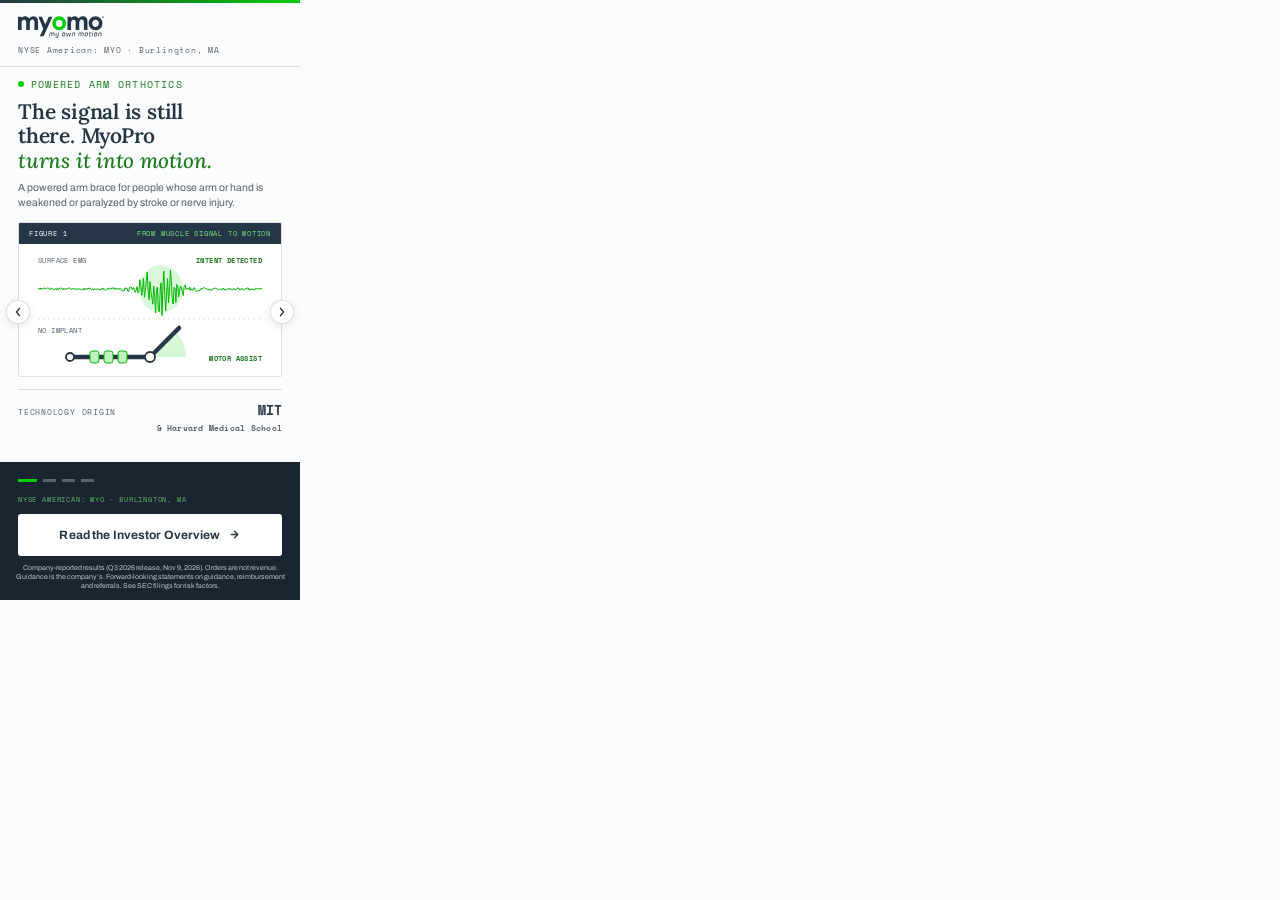
<file: concept-b-editorial/index.html>
<!DOCTYPE html>
<html lang="en">
<head>
<meta name="robots" content="noindex,nofollow">
<meta charset="UTF-8">
<meta name="ad.size" content="width=300,height=600">
<meta http-equiv="X-UA-Compatible" content="IE=Edge">
<meta name="viewport" content="width=300,initial-scale=1">
<link rel="icon" href="data:,">
<title>Myomo, Inc. — Investor Overview</title>
<link rel="preconnect" href="https://fonts.googleapis.com">
<link rel="preconnect" href="https://fonts.gstatic.com" crossorigin>
<link href="https://fonts.googleapis.com/css2?family=Lora:ital,wght@0,600;0,700;1,500;1,600&family=Archivo:wght@400;500;600;700&family=Space+Mono:wght@400;700&display=swap" rel="stylesheet">
<link rel="stylesheet" href="style.css">
</head>
<body>

<!--
  Myomo, Inc. — IR display banner, 300x600 — Concept B: Editorial / Light.
  Promotes: https://ir-landing-concepts.netlify.app/myomo/
  Annual-report styling: serif headlines, mono figure captions, light
  paper body, one inline-SVG "Figure N" schematic per slide (same line
  weight/colour language across all four), dark closing CTA band.
-->

<div id="banner" aria-label="Myomo, Inc. investor relations advertisement">

  <div id="top-rule"></div>

  <header id="top-bar" class="reveal" data-delay="0">
    <div id="logo"><img class="lockup" src="assets/logo-navy.svg" alt="Myomo" width="86" height="22"></div>
    <div id="masthead">NYSE&nbsp;American:&nbsp;MYO&nbsp;·&nbsp;Burlington,&nbsp;MA</div>
  </header>

  <div id="slides">
    <!-- Slide 1 -->
    <section class="slide" data-index="0">
      <div class="slide-copy">
        <p class="eyebrow">Powered arm orthotics</p>
        <h1>The signal is still<br>there. MyoPro<br><em>turns it into motion.</em></h1>
        <p class="lead">A powered arm brace for people whose arm or hand is weakened or paralyzed by stroke or nerve injury.</p>
        <figure class="fig-card">
          <div class="fig-bar"><span>Figure 1</span><span>From muscle signal to motion</span></div>
          <div class="fig-body">
            <svg viewBox="0 0 240 118">
              <text class="fig-tick" x="8" y="10">SURFACE EMG</text>
              <text class="fig-tick strong" x="232" y="10" text-anchor="end">INTENT DETECTED</text>
              <line class="fig-base" x1="8" y1="36" x2="232" y2="36"/>
              <ellipse class="fig-glow" cx="131" cy="36" rx="22" ry="24"/>
              <path class="fig-trace" d="M8.0 35.5 L8.9 35.1 L9.9 36.4 L10.8 34.9 L11.7 36.1 L12.6 35.7 L13.6 34.9 L14.5 36.0 L15.4 34.8 L16.3 35.8 L17.3 34.9 L18.2 35.0 L19.1 35.8 L20.0 36.8 L21.0 35.0 L21.9 35.3 L22.8 36.3 L23.7 37.1 L24.7 36.2 L25.6 35.7 L26.5 37.2 L27.4 34.9 L28.4 36.9 L29.3 35.5 L30.2 35.1 L31.1 35.0 L32.1 35.5 L33.0 36.8 L33.9 35.2 L34.8 36.2 L35.8 36.3 L36.7 35.7 L37.6 36.1 L38.5 34.9 L39.5 34.9 L40.4 35.2 L41.3 36.5 L42.2 35.8 L43.2 35.5 L44.1 36.2 L45.0 35.9 L46.0 35.5 L46.9 36.8 L47.8 36.5 L48.7 35.4 L49.7 36.2 L50.6 36.1 L51.5 37.0 L52.4 36.6 L53.4 35.5 L54.3 37.2 L55.2 35.0 L56.1 35.8 L57.1 36.6 L58.0 35.1 L58.9 36.0 L59.8 34.8 L60.8 36.4 L61.7 36.7 L62.6 36.2 L63.5 37.0 L64.5 35.5 L65.4 36.5 L66.3 36.3 L67.2 36.2 L68.2 35.9 L69.1 36.8 L70.0 37.1 L70.9 35.9 L71.9 36.4 L72.8 34.9 L73.7 36.5 L74.6 36.4 L75.6 37.3 L76.5 36.8 L77.4 35.5 L78.3 35.7 L79.3 36.4 L80.2 34.8 L81.1 35.9 L82.0 35.2 L83.0 35.0 L83.9 34.9 L84.8 36.7 L85.8 35.1 L86.7 35.4 L87.6 35.7 L88.5 36.9 L89.5 35.0 L90.4 35.9 L91.3 36.3 L92.2 38.1 L93.2 37.8 L94.1 38.0 L95.0 34.8 L95.9 35.5 L96.9 35.2 L97.8 38.1 L98.7 38.5 L99.6 34.1 L100.6 34.2 L101.5 34.5 L102.4 36.7 L103.3 34.4 L104.3 36.2 L105.2 39.4 L106.1 37.3 L107.0 33.6 L108.0 40.0 L108.9 38.4 L109.8 26.7 L110.7 31.4 L111.7 42.4 L112.6 35.5 L113.5 25.1 L114.4 44.2 L115.4 38.4 L116.3 27.1 L117.2 19.1 L118.1 36.5 L119.1 47.1 L120.0 28.6 L120.9 38.5 L121.9 45.0 L122.8 51.2 L123.7 33.1 L124.6 43.1 L125.6 60.1 L126.5 37.1 L127.4 34.0 L128.3 57.3 L129.3 58.8 L130.2 36.8 L131.1 29.7 L132.0 62.6 L133.0 32.2 L133.9 18.2 L134.8 42.8 L135.7 57.6 L136.7 39.1 L137.6 25.5 L138.5 50.0 L139.4 39.6 L140.4 17.1 L141.3 27.3 L142.2 45.3 L143.1 51.0 L144.1 34.2 L145.0 35.5 L145.9 49.4 L146.8 31.4 L147.8 32.9 L148.7 43.9 L149.6 36.9 L150.5 33.1 L151.5 34.9 L152.4 38.7 L153.3 42.6 L154.2 32.9 L155.2 31.9 L156.1 36.7 L157.0 35.7 L158.0 35.1 L158.9 36.4 L159.8 34.2 L160.7 37.5 L161.7 36.2 L162.6 37.5 L163.5 35.1 L164.4 34.5 L165.4 37.7 L166.3 38.6 L167.2 37.9 L168.1 37.7 L169.1 37.7 L170.0 37.3 L170.9 35.3 L171.8 36.0 L172.8 35.6 L173.7 34.8 L174.6 34.8 L175.5 35.5 L176.5 35.4 L177.4 36.5 L178.3 37.1 L179.2 35.9 L180.2 37.1 L181.1 37.2 L182.0 37.1 L182.9 35.7 L183.9 35.3 L184.8 35.3 L185.7 35.2 L186.6 35.2 L187.6 36.3 L188.5 37.0 L189.4 36.8 L190.3 36.0 L191.3 36.4 L192.2 36.8 L193.1 35.0 L194.0 36.4 L195.0 37.0 L195.9 36.7 L196.8 36.6 L197.8 36.0 L198.7 35.2 L199.6 36.7 L200.5 35.6 L201.5 36.8 L202.4 37.2 L203.3 35.7 L204.2 35.7 L205.2 37.1 L206.1 36.5 L207.0 35.2 L207.9 35.1 L208.9 35.1 L209.8 37.0 L210.7 36.8 L211.6 35.1 L212.6 36.8 L213.5 37.2 L214.4 36.4 L215.3 35.6 L216.3 36.1 L217.2 35.1 L218.1 34.8 L219.0 37.2 L220.0 36.4 L220.9 36.1 L221.8 37.1 L222.7 35.8 L223.7 36.9 L224.6 36.8 L225.5 35.3 L226.4 35.4 L227.4 35.5 L228.3 35.3 L229.2 36.2 L230.1 35.4 L231.1 35.8 L232.0 35.1"/>
              <line class="fig-div" x1="8" y1="66" x2="232" y2="66"/>
              <path class="fig-wedge" d="M120 104 L156 104 A 36 36 0 0 0 145.5 78.5 Z"/>
              <line class="fig-arm" x1="40" y1="104" x2="120" y2="104"/>
              <line class="fig-arm" x1="120" y1="104" x2="149" y2="75"/>
              <rect class="fig-pad" x="60" y="98" width="9" height="12" rx="2.5"/><rect class="fig-pad" x="74" y="98" width="9" height="12" rx="2.5"/><rect class="fig-pad" x="88" y="98" width="9" height="12" rx="2.5"/>
              <circle class="fig-joint" cx="120" cy="104" r="5"/><circle class="fig-joint" cx="40" cy="104" r="4"/>
              <text class="fig-tick" x="8" y="80">NO IMPLANT</text>
              <text class="fig-tick strong" x="232" y="108" text-anchor="end">MOTOR ASSIST</text>
            </svg>
          </div>
        </figure>
        <div class="kf">
          <dt>Technology origin</dt>
          <dd>MIT <em>&amp; Harvard Medical School</em></dd>
        </div>
      </div>
    </section>
    <!-- Slide 2 -->
    <section class="slide" data-index="1">
      <div class="slide-copy">
        <p class="eyebrow">Q3 2026 results &middot; Nov 9</p>
        <h1>Record quarterly<br>revenue: $12.3M,<br><em>up 22%.</em></h1>
        <p class="lead">Gross margin rose to 71.3% from 63.8%. Nine-month revenue up 15%.</p>
        <figure class="fig-card">
          <div class="fig-bar"><span>Figure 2</span><span>Revenue by quarter, $M</span></div>
          <div class="fig-body">
            <svg viewBox="0 0 240 118">
              <rect class="fig-bar-prior" x="132" y="2" width="7" height="7"/><text class="fig-bar-year" x="142" y="9">2025</text>
              <rect class="fig-bar-now" x="176" y="2" width="7" height="7"/><text class="fig-bar-year" x="186" y="9">2026</text>
              <rect class="fig-bar-prior" x="30" y="37.0" width="26" height="59.0"/><rect class="fig-bar-now" x="59" y="35.3" width="26" height="60.7"/><text class="fig-bar-label" x="43" y="33.0" text-anchor="middle">9.8</text><text class="fig-bar-label strong" x="72" y="31.3" text-anchor="middle">10.1</text><text class="fig-bar-year" x="58" y="108" text-anchor="middle">Q1</text><rect class="fig-bar-prior" x="96" y="38.1" width="26" height="57.9"/><rect class="fig-bar-now" x="125" y="25.8" width="26" height="70.2"/><text class="fig-bar-label" x="109" y="34.1" text-anchor="middle">9.7</text><text class="fig-bar-label strong" x="138" y="21.8" text-anchor="middle">11.7</text><text class="fig-bar-year" x="124" y="108" text-anchor="middle">Q2</text><rect class="fig-bar-prior" x="162" y="35.4" width="26" height="60.6"/><rect class="fig-bar-now" x="191" y="22.0" width="26" height="74.0"/><text class="fig-bar-label" x="175" y="31.4" text-anchor="middle">10.1</text><text class="fig-bar-label strong" x="204" y="18.0" text-anchor="middle">12.3</text><text class="fig-bar-year" x="190" y="108" text-anchor="middle">Q3</text>
              <line class="fig-base" x1="20" y1="96" x2="226" y2="96"/>
            </svg>
          </div>
        </figure>
        <div class="kf">
          <dt>Record orders, Q3</dt>
          <dd>258 <em>+13% YoY</em></dd>
        </div>
      </div>
    </section>
    <!-- Slide 3 -->
    <section class="slide" data-index="2">
      <div class="slide-copy">
        <p class="eyebrow">How MyoPro works</p>
        <h1>Reads intent.<br>Moves the arm.<br><em>The user leads.</em></h1>
        <p class="lead">The device amplifies the user&rsquo;s own muscle signal at the elbow, wrist and hand. Nothing is implanted.</p>
        <figure class="fig-card">
          <div class="fig-bar"><span>Figure 3</span><span>Detect &middot; Interpret &middot; Restore</span></div>
          <div class="fig-body">
            <svg viewBox="0 0 240 118">
              <g class="fig-step"><rect x="2" y="26" width="66" height="34" rx="4"/><text x="35" y="46" text-anchor="middle">DETECT</text></g>
              <path class="fig-arrow" d="M70 43 H82 M77 38 L82 43 L77 48"/>
              <g class="fig-step accent"><rect x="86" y="26" width="68" height="34" rx="4"/><text x="120" y="46" text-anchor="middle">INTERPRET</text></g>
              <path class="fig-arrow" d="M156 43 H168 M163 38 L168 43 L163 48"/>
              <g class="fig-step gold"><rect x="172" y="26" width="66" height="34" rx="4"/><text x="205" y="46" text-anchor="middle">RESTORE</text></g>
              <text class="fig-lbl" x="35" y="76" text-anchor="middle">sensors read</text><text class="fig-lbl" x="35" y="86" text-anchor="middle">the user&#8217;s EMG</text>
              <text class="fig-lbl" x="120" y="76" text-anchor="middle">signal becomes</text><text class="fig-lbl" x="120" y="86" text-anchor="middle">a motor command</text>
              <text class="fig-lbl" x="205" y="76" text-anchor="middle">motors assist</text><text class="fig-lbl" x="205" y="86" text-anchor="middle">the motion</text>
              <text class="fig-note" x="120" y="110" text-anchor="middle">NON-INVASIVE &#183; NO ELECTRICAL STIMULATION</text>
            </svg>
          </div>
        </figure>
        <div class="kf">
          <dt>Joints assisted</dt>
          <dd>3 <em>Elbow &middot; wrist &middot; hand</em></dd>
        </div>
      </div>
    </section>
    <!-- Slide 4 -->
    <section class="slide" data-index="3">
      <div class="slide-copy">
        <p class="eyebrow">Access &amp; referrals</p>
        <h1>More of the revenue<br>now comes from<br><em>referral networks.</em></h1>
        <p class="lead">Share of quarterly revenue from recurring patient sources, as reported by the company.</p>
        <figure class="fig-card">
          <div class="fig-bar"><span>Figure 4</span><span>Recurring patient sources</span></div>
          <div class="fig-body">
            <svg viewBox="0 0 240 118">
              <text class="fig-bar-year" x="8" y="22">Q3 2025</text>
              <rect class="fig-track" x="56" y="13" width="176" height="14" rx="2"/>
              <rect class="fig-bar-prior solid" x="56" y="13" width="58.1" height="14" rx="2"/>
              <text class="fig-bar-label" x="120" y="23.5">33%</text>
              <text class="fig-bar-year strong" x="8" y="54">Q3 2026</text>
              <rect class="fig-track" x="56" y="45" width="176" height="14" rx="2"/>
              <rect class="fig-bar-now" x="56" y="45" width="95" height="14" rx="2"/>
              <text class="fig-bar-label strong" x="157" y="55.5">54%</text>
              <line class="fig-div" x1="8" y1="74" x2="232" y2="74"/>
              <text class="fig-lbl" x="8" y="90">Recurring sources: provider referrals,</text>
              <text class="fig-lbl" x="8" y="101">O&amp;P partners and the VA. Since its launch,</text>
              <text class="fig-lbl" x="8" y="112">MyoConnect has drawn referrals from 500+ sites.</text>
            </svg>
          </div>
        </figure>
        <div class="kf">
          <dt>In-network access</dt>
          <dd>100M+ <em>covered lives</em></dd>
        </div>
      </div>
    </section>

  </div>

  <button type="button" class="nav-arrow" id="arrow-prev" aria-label="Previous slide">
    <svg viewBox="0 0 16 16"><path d="M10 3 6 8l4 5" stroke="currentColor" stroke-width="1.7" fill="none" stroke-linecap="round" stroke-linejoin="round"/></svg>
  </button>
  <button type="button" class="nav-arrow" id="arrow-next" aria-label="Next slide">
    <svg viewBox="0 0 16 16"><path d="M6 3l4 5-4 5" stroke="currentColor" stroke-width="1.7" fill="none" stroke-linecap="round" stroke-linejoin="round"/></svg>
  </button>

  <div id="dots" class="reveal" role="tablist" aria-label="Slide selector">
    <button class="dot active" data-index="0" aria-label="Slide 1: Overview"></button>
    <button class="dot" data-index="1" aria-label="Slide 2: Q3 results"></button>
    <button class="dot" data-index="2" aria-label="Slide 3: How it works"></button>
    <button class="dot" data-index="3" aria-label="Slide 4: Access"></button>
  </div>

  <div id="bottom-fixed" class="reveal" data-delay="1">
    <div id="bf-line">NYSE AMERICAN: MYO &middot; BURLINGTON, MA</div>
    <a href="#" id="cta">
      <span>Read the Investor Overview</span>
      <svg viewBox="0 0 16 16" id="cta-arrow" aria-hidden="true"><path d="M4 8h8M8 4l4 4-4 4" stroke="currentColor" stroke-width="1.6" fill="none" stroke-linecap="round" stroke-linejoin="round"/></svg>
    </a>
    <div id="fls">Company-reported results (Q3 2026 release, Nov 9, 2026). Orders are not revenue. Guidance is the company&rsquo;s. Forward-looking statements on guidance, reimbursement and referrals. See SEC filings for risk factors.</div>
  </div>

  <!-- Standard HTML5-ad click-tag plumbing -->
  <div id="click-tag-wrapper"></div>
</div>

<script src="script.js"></script>
</body>
</html>
</file>
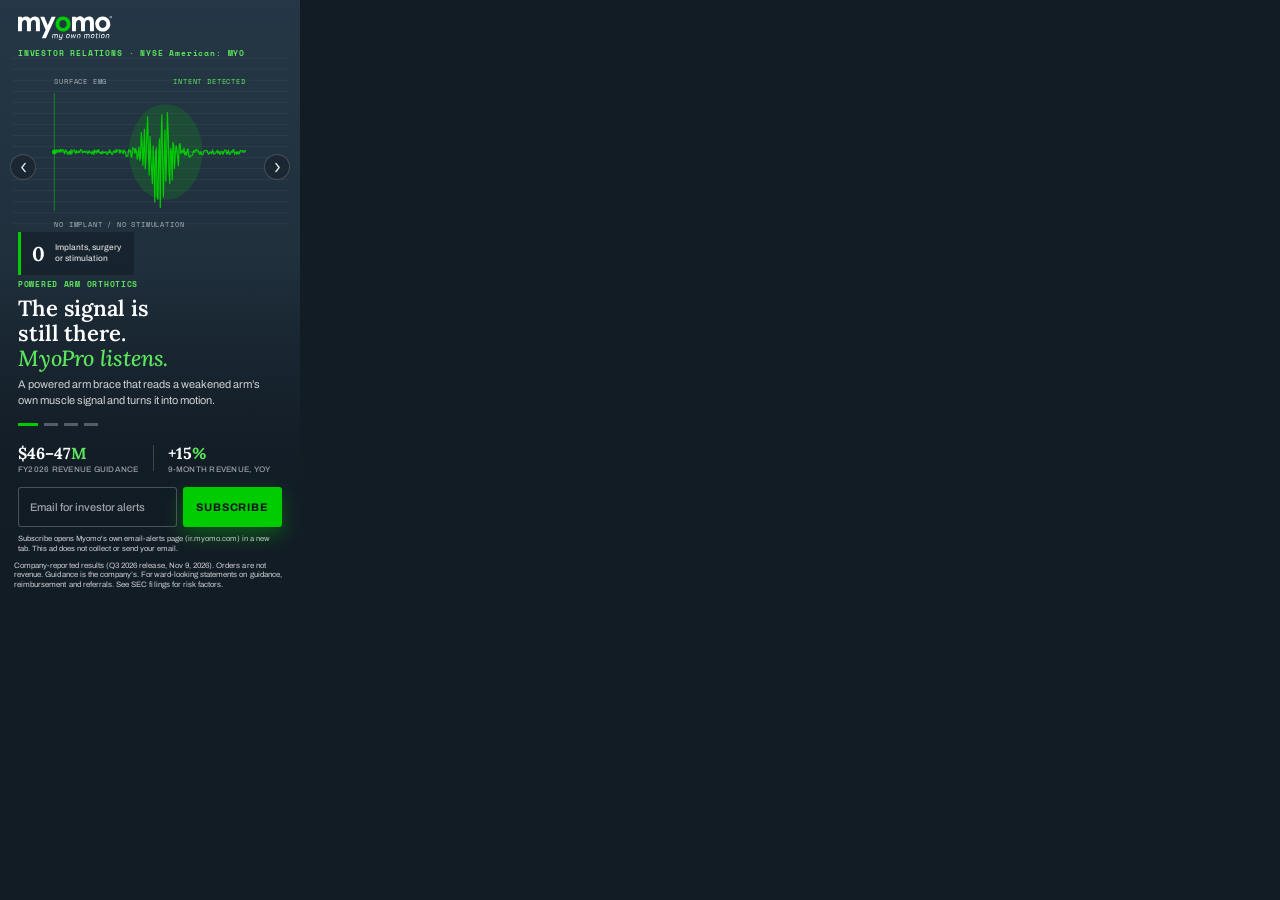
<file: concept-c-dashboard/index.html>
<!DOCTYPE html>
<html lang="en">
<head>
<meta name="robots" content="noindex,nofollow">
<meta charset="UTF-8">
<meta name="ad.size" content="width=300,height=600">
<meta http-equiv="X-UA-Compatible" content="IE=Edge">
<meta name="viewport" content="width=300,initial-scale=1">
<link rel="icon" href="data:,">
<title>Myomo, Inc. — Investor Alerts</title>
<link rel="preconnect" href="https://fonts.googleapis.com">
<link rel="preconnect" href="https://fonts.gstatic.com" crossorigin>
<link href="https://fonts.googleapis.com/css2?family=Lora:ital,wght@0,600;0,700;1,500;1,600&family=Archivo:wght@400;500;600;700&family=Space+Mono:wght@400;700&display=swap" rel="stylesheet">
<link rel="stylesheet" href="style.css">
</head>
<body>
<!-- GENERATED by build_concept_c.py from ../concept-a-photo/ (a-fingerprint: 74da5460270a).
     Don't edit this file: edit Concept A and re-run the script. -->


<!--
  Myomo, Inc. — IR display banner, 300x600 — Concept C (Concept A + email sign-up): Photo / Dark.
  Promotes: https://ir-landing-concepts.netlify.app/myomo/
  Motif / Dark: the IR page's chart-recorder motif per slide (inline SVG), a
  floating stat chip, persistent logo/ticker chrome, stat row + CTA +
  forward-looking-statements line. Concept C is generated from this file
  (scripts/build_concept_c.py), so re-run that after every edit here.
  Every slide's copy and stat must come from the live IR site.
-->

<div id="banner" aria-label="Myomo, Inc. investor relations advertisement with investor email alerts sign-up">

  <div id="slides">
    <!-- Slide 1 -->
    <section class="slide" data-index="0">
      <div class="slide-bg motif" role="img" aria-label="Diagram: a surface EMG trace with a burst of muscle activity"><svg class="motif-svg" viewBox="0 0 300 260" aria-hidden="true"><g class="m-grid"><line x1="0" y1="58" x2="300" y2="58"/><line x1="0" y1="70" x2="300" y2="70"/><line x1="0" y1="82" x2="300" y2="82"/><line x1="0" y1="94" x2="300" y2="94"/><line x1="0" y1="106" x2="300" y2="106"/><line x1="0" y1="118" x2="300" y2="118"/><line x1="0" y1="130" x2="300" y2="130"/><line x1="0" y1="142" x2="300" y2="142"/><line x1="0" y1="154" x2="300" y2="154"/><line x1="0" y1="166" x2="300" y2="166"/><line x1="0" y1="178" x2="300" y2="178"/><line x1="0" y1="190" x2="300" y2="190"/><line x1="0" y1="202" x2="300" y2="202"/><line x1="0" y1="214" x2="300" y2="214"/><line x1="0" y1="226" x2="300" y2="226"/><line x1="0" y1="238" x2="300" y2="238"/></g>
  <line class="m-base" x1="46" y1="160" x2="254" y2="160"/>
  <ellipse class="m-glow" cx="167" cy="160" rx="40" ry="52"/>
  <path class="m-trace" d="M46.0 159.0 L46.9 158.0 L47.7 160.9 L48.6 157.5 L49.4 160.2 L50.3 159.2 L51.2 157.4 L52.0 160.0 L52.9 157.3 L53.7 159.6 L54.6 157.5 L55.5 157.6 L56.3 159.5 L57.2 161.9 L58.0 157.8 L58.9 158.4 L59.8 160.8 L60.6 162.6 L61.5 160.5 L62.3 159.4 L63.2 162.8 L64.0 157.4 L64.9 162.1 L65.8 158.8 L66.6 158.0 L67.5 157.8 L68.3 159.0 L69.2 161.8 L70.1 158.2 L70.9 160.5 L71.8 160.8 L72.6 159.2 L73.5 160.3 L74.4 157.5 L75.2 157.5 L76.1 158.3 L76.9 161.0 L77.8 159.6 L78.7 159.0 L79.5 160.5 L80.4 159.7 L81.2 158.9 L82.1 161.7 L83.0 161.1 L83.8 158.6 L84.7 160.4 L85.5 160.2 L86.4 162.2 L87.3 161.3 L88.1 158.8 L89.0 162.8 L89.8 157.8 L90.7 159.5 L91.6 161.4 L92.4 158.0 L93.3 159.9 L94.1 157.3 L95.0 160.9 L95.9 161.5 L96.7 160.4 L97.6 162.2 L98.4 159.0 L99.3 161.1 L100.1 160.6 L101.0 160.5 L101.9 159.7 L102.7 161.9 L103.6 162.6 L104.4 159.8 L105.3 160.9 L106.2 157.5 L107.0 161.1 L107.9 160.9 L108.7 162.8 L109.6 161.8 L110.5 158.8 L111.3 159.3 L112.2 160.9 L113.0 157.2 L113.9 159.8 L114.8 158.1 L115.6 157.8 L116.5 157.5 L117.3 161.5 L118.2 157.9 L119.1 158.6 L119.9 159.3 L120.8 162.1 L121.6 157.6 L122.5 159.7 L123.4 160.6 L124.2 164.8 L125.1 164.0 L125.9 164.5 L126.8 157.2 L127.7 159.0 L128.5 158.3 L129.4 164.8 L130.2 165.7 L131.1 155.7 L132.0 156.0 L132.8 156.7 L133.7 161.5 L134.5 156.4 L135.4 160.5 L136.2 167.8 L137.1 162.8 L138.0 154.6 L138.8 169.0 L139.7 165.5 L140.5 138.9 L141.4 149.6 L142.3 174.5 L143.1 158.9 L144.0 135.4 L144.8 178.5 L145.7 165.3 L146.6 140.0 L147.4 121.8 L148.3 161.1 L149.1 185.1 L150.0 143.3 L150.9 165.6 L151.7 180.3 L152.6 194.3 L153.4 153.5 L154.3 176.2 L155.2 214.4 L156.0 162.6 L156.9 155.5 L157.7 208.1 L158.6 211.6 L159.5 161.9 L160.3 145.8 L161.2 220.2 L162.0 151.4 L162.9 119.7 L163.8 175.5 L164.6 208.9 L165.5 166.9 L166.3 136.2 L167.2 191.6 L168.0 168.1 L168.9 117.3 L169.8 140.3 L170.6 181.0 L171.5 194.0 L172.3 155.9 L173.2 159.0 L174.1 190.4 L174.9 149.6 L175.8 152.9 L176.6 177.9 L177.5 162.1 L178.4 153.3 L179.2 157.4 L180.1 166.2 L180.9 174.8 L181.8 152.9 L182.7 150.7 L183.5 161.6 L184.4 159.4 L185.2 157.9 L186.1 160.9 L187.0 155.9 L187.8 163.3 L188.7 160.4 L189.5 163.4 L190.4 157.9 L191.3 156.6 L192.1 163.8 L193.0 166.0 L193.8 164.4 L194.7 163.8 L195.6 163.9 L196.4 162.9 L197.3 158.5 L198.1 160.1 L199.0 159.1 L199.9 157.3 L200.7 157.3 L201.6 158.8 L202.4 158.7 L203.3 161.1 L204.1 162.6 L205.0 159.7 L205.9 162.5 L206.7 162.8 L207.6 162.6 L208.4 159.2 L209.3 158.4 L210.2 158.5 L211.0 158.3 L211.9 158.3 L212.7 160.7 L213.6 162.3 L214.5 161.9 L215.3 159.9 L216.2 160.9 L217.0 161.7 L217.9 157.6 L218.8 160.9 L219.6 162.4 L220.5 161.6 L221.3 161.4 L222.2 159.9 L223.1 158.2 L223.9 161.6 L224.8 159.1 L225.6 161.7 L226.5 162.7 L227.4 159.4 L228.2 159.4 L229.1 162.6 L229.9 161.2 L230.8 158.1 L231.7 157.9 L232.5 158.0 L233.4 162.3 L234.2 161.7 L235.1 158.0 L236.0 161.9 L236.8 162.8 L237.7 160.9 L238.5 159.1 L239.4 160.3 L240.2 157.9 L241.1 157.2 L242.0 162.7 L242.8 160.9 L243.7 160.2 L244.5 162.5 L245.4 159.6 L246.3 162.1 L247.1 161.9 L248.0 158.4 L248.8 158.6 L249.7 158.9 L250.6 158.5 L251.4 160.5 L252.3 158.7 L253.1 159.5 L254.0 157.9"/>
  <g class="m-scan"><line x1="46" y1="96" x2="46" y2="224"/><circle cx="46" cy="160" r="2.6"/></g>
  <text class="m-lab" x="46" y="86">SURFACE EMG</text>
  <text class="m-lab hi" x="254" y="86" text-anchor="end">INTENT DETECTED</text>
  <text class="m-lab" x="46" y="242">NO IMPLANT / NO STIMULATION</text>
</svg></div>
      <div class="slide-scrim-bottom"></div>
      <div class="slide-copy">
        <div class="mid-chip">
          <span class="chip-num">0</span>
          <span class="chip-label">Implants, surgery<br>or stimulation</span>
        </div>
        <div class="copy-bottom">
          <div class="kicker">Powered arm orthotics</div>
          <h1>The signal is<br>still there.<br><em>MyoPro listens.</em></h1>
          <p>A powered arm brace that reads a weakened arm&rsquo;s own muscle signal and turns it into motion.</p>
        </div>
      </div>
    </section>
    <!-- Slide 2 -->
    <section class="slide" data-index="1">
      <div class="slide-bg motif" role="img" aria-label="Chart: quarterly revenue, 2025 vs 2026"><svg class="motif-svg" viewBox="0 0 300 260" aria-hidden="true"><g class="m-grid"><line x1="0" y1="58" x2="300" y2="58"/><line x1="0" y1="70" x2="300" y2="70"/><line x1="0" y1="82" x2="300" y2="82"/><line x1="0" y1="94" x2="300" y2="94"/><line x1="0" y1="106" x2="300" y2="106"/><line x1="0" y1="118" x2="300" y2="118"/><line x1="0" y1="130" x2="300" y2="130"/><line x1="0" y1="142" x2="300" y2="142"/><line x1="0" y1="154" x2="300" y2="154"/><line x1="0" y1="166" x2="300" y2="166"/><line x1="0" y1="178" x2="300" y2="178"/><line x1="0" y1="190" x2="300" y2="190"/><line x1="0" y1="202" x2="300" y2="202"/><line x1="0" y1="214" x2="300" y2="214"/><line x1="0" y1="226" x2="300" y2="226"/><line x1="0" y1="238" x2="300" y2="238"/></g>
  <text class="m-lab" x="46" y="72">REVENUE, $M</text>
  <g class="m-key"><rect class="m-bar0" x="168" y="65" width="8" height="8"/><text class="m-lab" x="180" y="72">2025</text>
  <rect class="m-bar1" x="212" y="65" width="8" height="8"/><text class="m-lab hi" x="224" y="72">2026</text></g>
  <rect class="m-bar0" x="62" y="122.8" width="24" height="105.2"/><rect class="m-bar1" x="90" y="119.8" width="24" height="108.2"/><text class="m-bv" x="74" y="117.8" text-anchor="middle">9.8</text><text class="m-bv hi" x="102" y="114.8" text-anchor="middle">10.1</text><text class="m-lab" x="88" y="241" text-anchor="middle">Q1</text><rect class="m-bar0" x="128" y="124.7" width="24" height="103.3"/><rect class="m-bar1" x="156" y="102.7" width="24" height="125.3"/><text class="m-bv" x="140" y="119.7" text-anchor="middle">9.7</text><text class="m-bv hi" x="168" y="97.7" text-anchor="middle">11.7</text><text class="m-lab" x="154" y="241" text-anchor="middle">Q2</text><rect class="m-bar0" x="194" y="120.0" width="24" height="108.0"/><rect class="m-bar1" x="222" y="96.0" width="24" height="132.0"/><text class="m-bv" x="206" y="115.0" text-anchor="middle">10.1</text><text class="m-bv hi" x="234" y="91.0" text-anchor="middle">12.3</text><text class="m-lab" x="220" y="241" text-anchor="middle">Q3</text>
  <line class="m-base" x1="46" y1="228" x2="254" y2="228"/>
</svg></div>
      <div class="slide-scrim-bottom"></div>
      <div class="slide-copy">
        <div class="mid-chip">
          <span class="chip-num">$12.3<em>M</em></span>
          <span class="chip-label">Record Q3 2026<br>revenue, +22% YoY</span>
        </div>
        <div class="copy-bottom">
          <div class="kicker">Q3 2026 results &middot; Nov 9, 2026</div>
          <h1>A record quarter,<br>and a record<br><em>258 orders.</em></h1>
          <p>Orders up 13% year over year. Gross margin 71.3%, up from 63.8%.</p>
        </div>
      </div>
    </section>
    <!-- Slide 3 -->
    <section class="slide" data-index="2">
      <div class="slide-bg motif" role="img" aria-label="Diagram: sensors on the upper arm drive a powered elbow"><svg class="motif-svg" viewBox="0 0 300 260" aria-hidden="true"><g class="m-grid"><line x1="0" y1="58" x2="300" y2="58"/><line x1="0" y1="70" x2="300" y2="70"/><line x1="0" y1="82" x2="300" y2="82"/><line x1="0" y1="94" x2="300" y2="94"/><line x1="0" y1="106" x2="300" y2="106"/><line x1="0" y1="118" x2="300" y2="118"/><line x1="0" y1="130" x2="300" y2="130"/><line x1="0" y1="142" x2="300" y2="142"/><line x1="0" y1="154" x2="300" y2="154"/><line x1="0" y1="166" x2="300" y2="166"/><line x1="0" y1="178" x2="300" y2="178"/><line x1="0" y1="190" x2="300" y2="190"/><line x1="0" y1="202" x2="300" y2="202"/><line x1="0" y1="214" x2="300" y2="214"/><line x1="0" y1="226" x2="300" y2="226"/><line x1="0" y1="238" x2="300" y2="238"/></g>
  <text class="m-lab" x="46" y="72">DETECT &#8594; INTERPRET &#8594; RESTORE</text>
  <path class="m-wedge" d="M150 196 L214 196 A 64 64 0 0 0 195 150.7 Z"/>
  <path class="m-arc" d="M214 196 A 64 64 0 0 0 195 150.7"/>
  <line class="m-arm" x1="60" y1="196" x2="150" y2="196"/>
  <line class="m-arm" x1="150" y1="196" x2="205" y2="141"/>
  <rect class="m-hand" x="199" y="129" width="16" height="16" rx="4" transform="rotate(-45 207 137)"/>
  <rect class="m-pad" x="80" y="186" width="13" height="20" rx="3.5"/>
  <rect class="m-pad" x="100" y="186" width="13" height="20" rx="3.5"/>
  <rect class="m-pad" x="120" y="186" width="13" height="20" rx="3.5"/>
  <circle class="m-joint" cx="150" cy="196" r="8"/>
  <circle class="m-joint" cx="60" cy="196" r="6"/>
  <text class="m-lab" x="60" y="222" text-anchor="middle">SHOULDER</text>
  <text class="m-lab" x="150" y="222" text-anchor="middle">ELBOW</text>
  <text class="m-lab" x="106" y="178" text-anchor="middle">SENSORS</text>
  <text class="m-lab hi" x="254" y="222" text-anchor="end">MOTOR ASSIST</text>
</svg></div>
      <div class="slide-scrim-bottom"></div>
      <div class="slide-copy">
        <div class="mid-chip">
          <span class="chip-num">3</span>
          <span class="chip-label">Joints assisted:<br>elbow, wrist, hand</span>
        </div>
        <div class="copy-bottom">
          <div class="kicker">How MyoPro works</div>
          <h1>Reads intent.<br>Moves the arm.<br><em>The user leads.</em></h1>
          <p>Non-invasive sensors on the skin pick up the user&rsquo;s own EMG; motors assist the motion.</p>
        </div>
      </div>
    </section>
    <!-- Slide 4 -->
    <section class="slide" data-index="3">
      <div class="slide-bg motif" role="img" aria-label="Dot chart: share of revenue from recurring patient sources, 33% to 54%"><svg class="motif-svg" viewBox="0 0 300 260" aria-hidden="true"><g class="m-grid"><line x1="0" y1="58" x2="300" y2="58"/><line x1="0" y1="70" x2="300" y2="70"/><line x1="0" y1="82" x2="300" y2="82"/><line x1="0" y1="94" x2="300" y2="94"/><line x1="0" y1="106" x2="300" y2="106"/><line x1="0" y1="118" x2="300" y2="118"/><line x1="0" y1="130" x2="300" y2="130"/><line x1="0" y1="142" x2="300" y2="142"/><line x1="0" y1="154" x2="300" y2="154"/><line x1="0" y1="166" x2="300" y2="166"/><line x1="0" y1="178" x2="300" y2="178"/><line x1="0" y1="190" x2="300" y2="190"/><line x1="0" y1="202" x2="300" y2="202"/><line x1="0" y1="214" x2="300" y2="214"/><line x1="0" y1="226" x2="300" y2="226"/><line x1="0" y1="238" x2="300" y2="238"/></g>
  <text class="m-lab" x="46" y="72">REVENUE FROM RECURRING SOURCES</text>
  <g class="m-w0"><circle class="m-dot on" cx="54" cy="179" r="3.1"/><circle class="m-dot on" cx="63" cy="179" r="3.1"/><circle class="m-dot on" cx="72" cy="179" r="3.1"/><circle class="m-dot on" cx="81" cy="179" r="3.1"/><circle class="m-dot on" cx="90" cy="179" r="3.1"/><circle class="m-dot on" cx="99" cy="179" r="3.1"/><circle class="m-dot on" cx="108" cy="179" r="3.1"/><circle class="m-dot on" cx="117" cy="179" r="3.1"/><circle class="m-dot on" cx="126" cy="179" r="3.1"/><circle class="m-dot on" cx="135" cy="179" r="3.1"/><circle class="m-dot on" cx="54" cy="170" r="3.1"/><circle class="m-dot on" cx="63" cy="170" r="3.1"/><circle class="m-dot on" cx="72" cy="170" r="3.1"/><circle class="m-dot on" cx="81" cy="170" r="3.1"/><circle class="m-dot on" cx="90" cy="170" r="3.1"/><circle class="m-dot on" cx="99" cy="170" r="3.1"/><circle class="m-dot on" cx="108" cy="170" r="3.1"/><circle class="m-dot on" cx="117" cy="170" r="3.1"/><circle class="m-dot on" cx="126" cy="170" r="3.1"/><circle class="m-dot on" cx="135" cy="170" r="3.1"/><circle class="m-dot on" cx="54" cy="161" r="3.1"/><circle class="m-dot on" cx="63" cy="161" r="3.1"/><circle class="m-dot on" cx="72" cy="161" r="3.1"/><circle class="m-dot on" cx="81" cy="161" r="3.1"/><circle class="m-dot on" cx="90" cy="161" r="3.1"/><circle class="m-dot on" cx="99" cy="161" r="3.1"/><circle class="m-dot on" cx="108" cy="161" r="3.1"/><circle class="m-dot on" cx="117" cy="161" r="3.1"/><circle class="m-dot on" cx="126" cy="161" r="3.1"/><circle class="m-dot on" cx="135" cy="161" r="3.1"/><circle class="m-dot on" cx="54" cy="152" r="3.1"/><circle class="m-dot on" cx="63" cy="152" r="3.1"/><circle class="m-dot on" cx="72" cy="152" r="3.1"/><circle class="m-dot" cx="81" cy="152" r="3.1"/><circle class="m-dot" cx="90" cy="152" r="3.1"/><circle class="m-dot" cx="99" cy="152" r="3.1"/><circle class="m-dot" cx="108" cy="152" r="3.1"/><circle class="m-dot" cx="117" cy="152" r="3.1"/><circle class="m-dot" cx="126" cy="152" r="3.1"/><circle class="m-dot" cx="135" cy="152" r="3.1"/><circle class="m-dot" cx="54" cy="143" r="3.1"/><circle class="m-dot" cx="63" cy="143" r="3.1"/><circle class="m-dot" cx="72" cy="143" r="3.1"/><circle class="m-dot" cx="81" cy="143" r="3.1"/><circle class="m-dot" cx="90" cy="143" r="3.1"/><circle class="m-dot" cx="99" cy="143" r="3.1"/><circle class="m-dot" cx="108" cy="143" r="3.1"/><circle class="m-dot" cx="117" cy="143" r="3.1"/><circle class="m-dot" cx="126" cy="143" r="3.1"/><circle class="m-dot" cx="135" cy="143" r="3.1"/><circle class="m-dot" cx="54" cy="134" r="3.1"/><circle class="m-dot" cx="63" cy="134" r="3.1"/><circle class="m-dot" cx="72" cy="134" r="3.1"/><circle class="m-dot" cx="81" cy="134" r="3.1"/><circle class="m-dot" cx="90" cy="134" r="3.1"/><circle class="m-dot" cx="99" cy="134" r="3.1"/><circle class="m-dot" cx="108" cy="134" r="3.1"/><circle class="m-dot" cx="117" cy="134" r="3.1"/><circle class="m-dot" cx="126" cy="134" r="3.1"/><circle class="m-dot" cx="135" cy="134" r="3.1"/><circle class="m-dot" cx="54" cy="125" r="3.1"/><circle class="m-dot" cx="63" cy="125" r="3.1"/><circle class="m-dot" cx="72" cy="125" r="3.1"/><circle class="m-dot" cx="81" cy="125" r="3.1"/><circle class="m-dot" cx="90" cy="125" r="3.1"/><circle class="m-dot" cx="99" cy="125" r="3.1"/><circle class="m-dot" cx="108" cy="125" r="3.1"/><circle class="m-dot" cx="117" cy="125" r="3.1"/><circle class="m-dot" cx="126" cy="125" r="3.1"/><circle class="m-dot" cx="135" cy="125" r="3.1"/><circle class="m-dot" cx="54" cy="116" r="3.1"/><circle class="m-dot" cx="63" cy="116" r="3.1"/><circle class="m-dot" cx="72" cy="116" r="3.1"/><circle class="m-dot" cx="81" cy="116" r="3.1"/><circle class="m-dot" cx="90" cy="116" r="3.1"/><circle class="m-dot" cx="99" cy="116" r="3.1"/><circle class="m-dot" cx="108" cy="116" r="3.1"/><circle class="m-dot" cx="117" cy="116" r="3.1"/><circle class="m-dot" cx="126" cy="116" r="3.1"/><circle class="m-dot" cx="135" cy="116" r="3.1"/><circle class="m-dot" cx="54" cy="107" r="3.1"/><circle class="m-dot" cx="63" cy="107" r="3.1"/><circle class="m-dot" cx="72" cy="107" r="3.1"/><circle class="m-dot" cx="81" cy="107" r="3.1"/><circle class="m-dot" cx="90" cy="107" r="3.1"/><circle class="m-dot" cx="99" cy="107" r="3.1"/><circle class="m-dot" cx="108" cy="107" r="3.1"/><circle class="m-dot" cx="117" cy="107" r="3.1"/><circle class="m-dot" cx="126" cy="107" r="3.1"/><circle class="m-dot" cx="135" cy="107" r="3.1"/><circle class="m-dot" cx="54" cy="98" r="3.1"/><circle class="m-dot" cx="63" cy="98" r="3.1"/><circle class="m-dot" cx="72" cy="98" r="3.1"/><circle class="m-dot" cx="81" cy="98" r="3.1"/><circle class="m-dot" cx="90" cy="98" r="3.1"/><circle class="m-dot" cx="99" cy="98" r="3.1"/><circle class="m-dot" cx="108" cy="98" r="3.1"/><circle class="m-dot" cx="117" cy="98" r="3.1"/><circle class="m-dot" cx="126" cy="98" r="3.1"/><circle class="m-dot" cx="135" cy="98" r="3.1"/></g>
  <g class="m-w1"><circle class="m-dot on" cx="170" cy="179" r="3.1"/><circle class="m-dot on" cx="179" cy="179" r="3.1"/><circle class="m-dot on" cx="188" cy="179" r="3.1"/><circle class="m-dot on" cx="197" cy="179" r="3.1"/><circle class="m-dot on" cx="206" cy="179" r="3.1"/><circle class="m-dot on" cx="215" cy="179" r="3.1"/><circle class="m-dot on" cx="224" cy="179" r="3.1"/><circle class="m-dot on" cx="233" cy="179" r="3.1"/><circle class="m-dot on" cx="242" cy="179" r="3.1"/><circle class="m-dot on" cx="251" cy="179" r="3.1"/><circle class="m-dot on" cx="170" cy="170" r="3.1"/><circle class="m-dot on" cx="179" cy="170" r="3.1"/><circle class="m-dot on" cx="188" cy="170" r="3.1"/><circle class="m-dot on" cx="197" cy="170" r="3.1"/><circle class="m-dot on" cx="206" cy="170" r="3.1"/><circle class="m-dot on" cx="215" cy="170" r="3.1"/><circle class="m-dot on" cx="224" cy="170" r="3.1"/><circle class="m-dot on" cx="233" cy="170" r="3.1"/><circle class="m-dot on" cx="242" cy="170" r="3.1"/><circle class="m-dot on" cx="251" cy="170" r="3.1"/><circle class="m-dot on" cx="170" cy="161" r="3.1"/><circle class="m-dot on" cx="179" cy="161" r="3.1"/><circle class="m-dot on" cx="188" cy="161" r="3.1"/><circle class="m-dot on" cx="197" cy="161" r="3.1"/><circle class="m-dot on" cx="206" cy="161" r="3.1"/><circle class="m-dot on" cx="215" cy="161" r="3.1"/><circle class="m-dot on" cx="224" cy="161" r="3.1"/><circle class="m-dot on" cx="233" cy="161" r="3.1"/><circle class="m-dot on" cx="242" cy="161" r="3.1"/><circle class="m-dot on" cx="251" cy="161" r="3.1"/><circle class="m-dot on" cx="170" cy="152" r="3.1"/><circle class="m-dot on" cx="179" cy="152" r="3.1"/><circle class="m-dot on" cx="188" cy="152" r="3.1"/><circle class="m-dot on" cx="197" cy="152" r="3.1"/><circle class="m-dot on" cx="206" cy="152" r="3.1"/><circle class="m-dot on" cx="215" cy="152" r="3.1"/><circle class="m-dot on" cx="224" cy="152" r="3.1"/><circle class="m-dot on" cx="233" cy="152" r="3.1"/><circle class="m-dot on" cx="242" cy="152" r="3.1"/><circle class="m-dot on" cx="251" cy="152" r="3.1"/><circle class="m-dot on" cx="170" cy="143" r="3.1"/><circle class="m-dot on" cx="179" cy="143" r="3.1"/><circle class="m-dot on" cx="188" cy="143" r="3.1"/><circle class="m-dot on" cx="197" cy="143" r="3.1"/><circle class="m-dot on" cx="206" cy="143" r="3.1"/><circle class="m-dot on" cx="215" cy="143" r="3.1"/><circle class="m-dot on" cx="224" cy="143" r="3.1"/><circle class="m-dot on" cx="233" cy="143" r="3.1"/><circle class="m-dot on" cx="242" cy="143" r="3.1"/><circle class="m-dot on" cx="251" cy="143" r="3.1"/><circle class="m-dot on" cx="170" cy="134" r="3.1"/><circle class="m-dot on" cx="179" cy="134" r="3.1"/><circle class="m-dot on" cx="188" cy="134" r="3.1"/><circle class="m-dot on" cx="197" cy="134" r="3.1"/><circle class="m-dot" cx="206" cy="134" r="3.1"/><circle class="m-dot" cx="215" cy="134" r="3.1"/><circle class="m-dot" cx="224" cy="134" r="3.1"/><circle class="m-dot" cx="233" cy="134" r="3.1"/><circle class="m-dot" cx="242" cy="134" r="3.1"/><circle class="m-dot" cx="251" cy="134" r="3.1"/><circle class="m-dot" cx="170" cy="125" r="3.1"/><circle class="m-dot" cx="179" cy="125" r="3.1"/><circle class="m-dot" cx="188" cy="125" r="3.1"/><circle class="m-dot" cx="197" cy="125" r="3.1"/><circle class="m-dot" cx="206" cy="125" r="3.1"/><circle class="m-dot" cx="215" cy="125" r="3.1"/><circle class="m-dot" cx="224" cy="125" r="3.1"/><circle class="m-dot" cx="233" cy="125" r="3.1"/><circle class="m-dot" cx="242" cy="125" r="3.1"/><circle class="m-dot" cx="251" cy="125" r="3.1"/><circle class="m-dot" cx="170" cy="116" r="3.1"/><circle class="m-dot" cx="179" cy="116" r="3.1"/><circle class="m-dot" cx="188" cy="116" r="3.1"/><circle class="m-dot" cx="197" cy="116" r="3.1"/><circle class="m-dot" cx="206" cy="116" r="3.1"/><circle class="m-dot" cx="215" cy="116" r="3.1"/><circle class="m-dot" cx="224" cy="116" r="3.1"/><circle class="m-dot" cx="233" cy="116" r="3.1"/><circle class="m-dot" cx="242" cy="116" r="3.1"/><circle class="m-dot" cx="251" cy="116" r="3.1"/><circle class="m-dot" cx="170" cy="107" r="3.1"/><circle class="m-dot" cx="179" cy="107" r="3.1"/><circle class="m-dot" cx="188" cy="107" r="3.1"/><circle class="m-dot" cx="197" cy="107" r="3.1"/><circle class="m-dot" cx="206" cy="107" r="3.1"/><circle class="m-dot" cx="215" cy="107" r="3.1"/><circle class="m-dot" cx="224" cy="107" r="3.1"/><circle class="m-dot" cx="233" cy="107" r="3.1"/><circle class="m-dot" cx="242" cy="107" r="3.1"/><circle class="m-dot" cx="251" cy="107" r="3.1"/><circle class="m-dot" cx="170" cy="98" r="3.1"/><circle class="m-dot" cx="179" cy="98" r="3.1"/><circle class="m-dot" cx="188" cy="98" r="3.1"/><circle class="m-dot" cx="197" cy="98" r="3.1"/><circle class="m-dot" cx="206" cy="98" r="3.1"/><circle class="m-dot" cx="215" cy="98" r="3.1"/><circle class="m-dot" cx="224" cy="98" r="3.1"/><circle class="m-dot" cx="233" cy="98" r="3.1"/><circle class="m-dot" cx="242" cy="98" r="3.1"/><circle class="m-dot" cx="251" cy="98" r="3.1"/></g>
  <text class="m-bv" x="94" y="200" text-anchor="middle">33%</text>
  <text class="m-bv hi" x="210" y="200" text-anchor="middle">54%</text>
  <text class="m-lab" x="94" y="214" text-anchor="middle">Q3 2025</text>
  <text class="m-lab hi" x="210" y="214" text-anchor="middle">Q3 2026</text>
</svg></div>
      <div class="slide-scrim-bottom"></div>
      <div class="slide-copy">
        <div class="mid-chip">
          <span class="chip-num">500<em>+</em></span>
          <span class="chip-label">Rehab sites referring<br>via MyoConnect</span>
        </div>
        <div class="copy-bottom">
          <div class="kicker">Access &amp; referrals</div>
          <h1>More patients<br>arriving through<br><em>referral networks.</em></h1>
          <p>In-network access to 100M+ covered lives, incl. Medicare and VA (Aug 2026).</p>
        </div>
      </div>
    </section>
  </div>

  <!-- Persistent chrome — sits above the rotating slides -->
  <header id="top-bar" class="reveal" data-delay="0">
    <div id="logo"><img class="lockup" src="assets/logo-white.svg" alt="Myomo" width="94" height="24"></div>
    <div id="eyebrow">INVESTOR&nbsp;RELATIONS&nbsp;·&nbsp;NYSE&nbsp;American:&nbsp;MYO</div>
  </header>

  <button type="button" class="nav-arrow" id="arrow-prev" aria-label="Previous slide">
    <svg viewBox="0 0 16 16"><path d="M10 3 6 8l4 5" stroke="currentColor" stroke-width="1.7" fill="none" stroke-linecap="round" stroke-linejoin="round"/></svg>
  </button>
  <button type="button" class="nav-arrow" id="arrow-next" aria-label="Next slide">
    <svg viewBox="0 0 16 16"><path d="M6 3l4 5-4 5" stroke="currentColor" stroke-width="1.7" fill="none" stroke-linecap="round" stroke-linejoin="round"/></svg>
  </button>

  <div id="bottom-fixed" class="reveal" data-delay="4">
    <div id="dots" role="tablist" aria-label="Slide selector">
      <button class="dot active" data-index="0" aria-label="Slide 1: Overview"></button>
      <button class="dot" data-index="1" aria-label="Slide 2: Q3 results"></button>
      <button class="dot" data-index="2" aria-label="Slide 3: Platform"></button>
      <button class="dot" data-index="3" aria-label="Slide 4: Access"></button>
    </div>

    <div id="stat-row">
      <div class="stat">
        <span class="stat-num">$46&ndash;47<em>M</em></span>
        <span class="stat-label">FY2026 revenue guidance</span>
      </div>
      <div class="stat-div"></div>
      <div class="stat">
        <span class="stat-num">+15<em>%</em></span>
        <span class="stat-label">9-month revenue, YoY</span>
      </div>
    </div>

    <!-- In-banner mailing-list sign-up, in the slot A uses for its CTA.
         Submits to SIGNUP_ENDPOINT in script.js; the error message swaps
         in for the consent line and the success state swaps in over the
         input row, so nothing shifts. -->
    <form id="signup" novalidate>
      <label class="sr-only" for="signup-email">Email address for Myomo investor alerts</label>
      <div id="signup-row">
        <input type="email" id="signup-email" name="email" placeholder="Email for investor alerts" autocomplete="email" inputmode="email" spellcheck="false" required>
        <button type="submit" id="signup-btn">Subscribe</button>
        <div id="signup-done" aria-hidden="true">
          <svg viewBox="0 0 16 16" aria-hidden="true"><path d="M5 11 11 5M6.2 5H11v4.8" stroke="currentColor" stroke-width="1.8" fill="none" stroke-linecap="round" stroke-linejoin="round"/></svg>
          <span id="signup-done-text">Opened in a new tab: enter your email there.</span>
        </div>
      </div>
      <p id="signup-consent">Subscribe opens Myomo's own email-alerts page (ir.myomo.com) in a new tab. This ad does not collect or send your email.</p>
      <p id="signup-msg" role="status" aria-live="polite"></p>
      <p id="fls-line">Company-reported results (Q3 2026 release, Nov 9, 2026). Orders are not revenue. Guidance is the company&rsquo;s. Forward-looking statements on guidance, reimbursement and referrals. See SEC filings for risk factors.</p>
    </form>
  </div>

  <!-- Standard HTML5-ad click-tag plumbing -->
  <div id="click-tag-wrapper"></div>
</div>

<script src="script.js"></script>
</body>
</html>
</file>
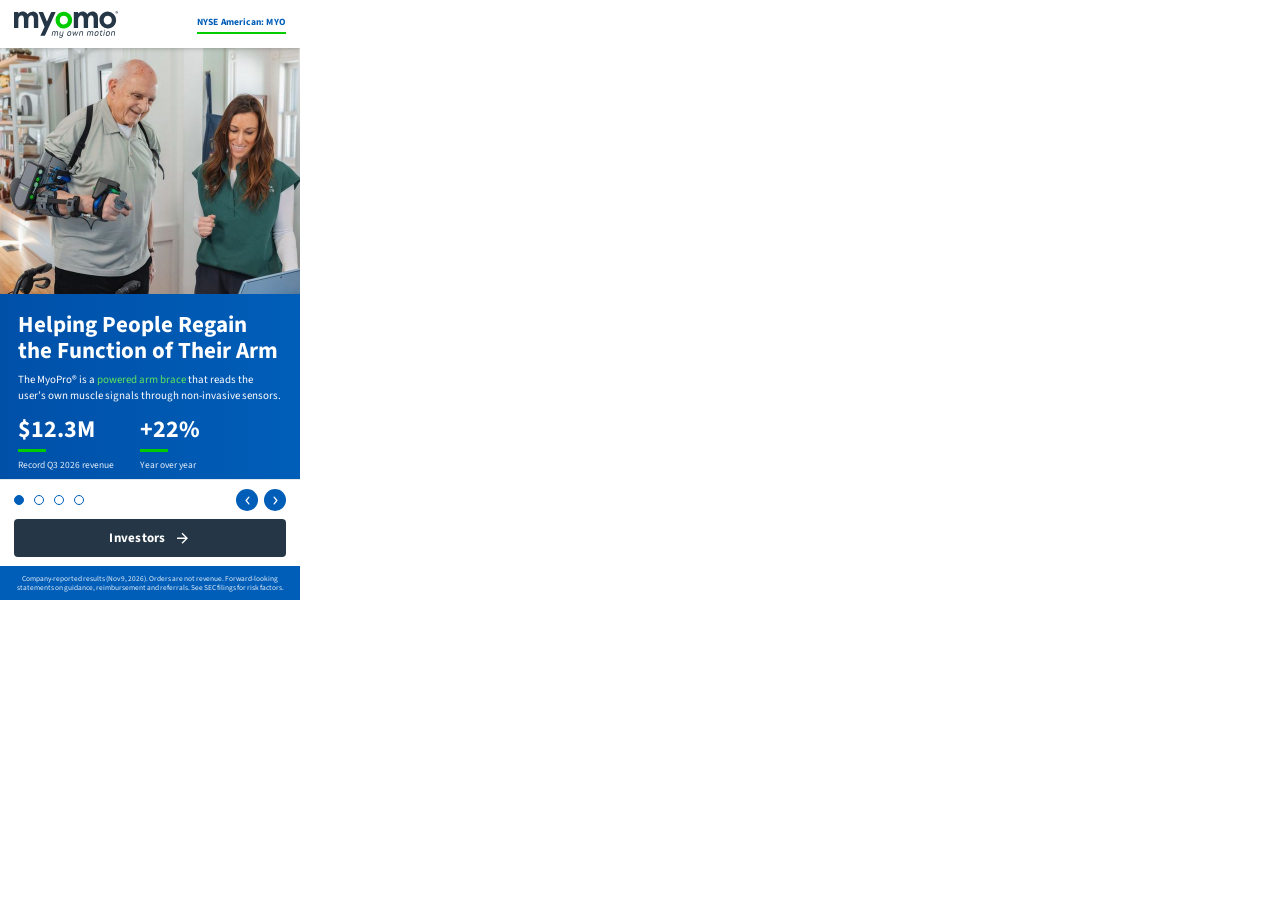
<file: concept-d-corporate/index.html>
<!DOCTYPE html>
<html lang="en">
<head>
<meta name="robots" content="noindex,nofollow">
<meta charset="UTF-8">
<meta name="ad.size" content="width=300,height=600">
<meta http-equiv="X-UA-Compatible" content="IE=Edge">
<meta name="viewport" content="width=300,initial-scale=1">
<link rel="icon" href="data:,">
<title>Myomo, Inc. — Investor Relations</title>
<link rel="preconnect" href="https://fonts.googleapis.com">
<link rel="preconnect" href="https://fonts.gstatic.com" crossorigin>
<link href="https://fonts.googleapis.com/css2?family=Source+Sans+3:wght@400;600;700;800&amp;display=swap" rel="stylesheet">
<link rel="stylesheet" href="style.css">
</head>
<body>

<!--
  Myomo, Inc. — IR display banner, 300x600 — Concept D: Corporate site / brand-native.
  Promotes: https://ir-landing-concepts.netlify.app/myomo/
  Styled from the company's own CORPORATE website (https://myomo.com/), not the IR
  landing page that Concepts A-C are built from: its white header + logo
  lockup, heading/body fonts, palette, accent underline bars, button style
  and footer strip. "Homepage in miniature": each slide is one module of the
  corporate homepage, alternating photo and light grounds. Myomo build:
    1 homepage hero -> 2 icon row -> 3 clinician card -> 4 blue band.
  Module classes (m-hero / m-stats / m-split / m-band) and the shared parts
  (d-stat, d-list, d-arrows) live in style.css; every colour is a :root token
  filled from brand.json "corp". Re-module a slide if the site has no such
  module. Photos are the site's own photography, cropped into assets/;
  assets/logo.svg is the site's own logo file. Every claim comes from the
  project fact sheet (.tmp/facts.md).
-->

<div id="banner" aria-label="Myomo, Inc. investor relations advertisement">

  <div id="slides">

    <!-- Slide 1: Overview -->
    <section class="slide m-hero" data-index="0">
      <!-- Module: myomo.com homepage hero: real MyoPro photo beside the site's #0050A8 to #005EB8 gradient panel,
           white bold Source Sans title, green inline accent. Facts: facts.md matrix 1-2 (Q3 release, Nov 9, 2026). -->
      <img class="d-photo" src="assets/slide-1.jpg" alt="A man wearing a MyoPro arm brace walks beside a clinician">
      <div class="hero-panel">
        <h2>Helping People Regain the Function of Their Arm</h2>
        <p class="hero-desc">The MyoPro&reg; is a <span class="g">powered arm brace</span> that reads the user&rsquo;s own muscle signals through non-invasive sensors.</p>
        <div class="d-stats">
          <div class="d-stat">
            <p class="d-value">$12.3M</p>
            <p class="d-label">Record Q3 2026 revenue</p>
          </div>
          <div class="d-stat">
            <p class="d-value">+22%</p>
            <p class="d-label">Year over year</p>
          </div>
        </div>
      </div>
    </section>

    <!-- Slide 2: Proof -->
    <section class="slide m-stats" data-index="1">
      <!-- Module: myomo.com "Why MyoPro Users Love Us" row: centred navy heading, green round icons,
           bold navy values. Facts: Q3 release (Nov 9, 2026). -->
      <div class="stats-head">
        <h2>Third Quarter 2026</h2>
        <p>Results reported by the company on November 9, 2026.</p>
      </div>
      <div class="d-stats">
        <div class="d-stat">
          <span class="d-icon" aria-hidden="true"><svg viewBox="0 0 24 24"><path d="M4 18h16M7 15V10M12 15V6M17 15V8" stroke="#fff" stroke-width="2.4" fill="none" stroke-linecap="round"/></svg></span>
          <p class="d-value">258</p>
          <p class="d-label">Record orders, up 13% year over year</p>
        </div>
        <div class="d-stat">
          <span class="d-icon" aria-hidden="true"><svg viewBox="0 0 24 24"><path d="M5 17 10 11l3 3 6-7M14 7h5v5" stroke="#fff" stroke-width="2.4" fill="none" stroke-linecap="round" stroke-linejoin="round"/></svg></span>
          <p class="d-value">71.3%</p>
          <p class="d-label">Gross margin, up from 63.8%</p>
        </div>
        <div class="d-stat">
          <span class="d-icon" aria-hidden="true"><svg viewBox="0 0 24 24"><path d="M12 4v16M8 8h6a3 3 0 0 1 0 6H9a3 3 0 0 0 0 6h7" stroke="#fff" stroke-width="2.2" fill="none" stroke-linecap="round"/></svg></span>
          <p class="d-value">$46&ndash;47M</p>
          <p class="d-label">FY2026 revenue guidance (company)</p>
        </div>
      </div>
    </section>

    <!-- Slide 3: Platform -->
    <section class="slide m-split" data-index="2">
      <!-- Module: myomo.com "Physicians and Clinicians" card: photo over a card, bold heading, navy button style.
           Photo: the homepage clinician photo. Facts: About Myomo, IR page "How the MyoPro works". -->
      <figure class="split-fig">
        <img class="split-photo" src="assets/slide-3.jpg" alt="A clinician fits a MyoPro arm brace on a patient">
      </figure>
      <div class="split-card">
        <h2>How the MyoPro Works</h2>
        <ul class="d-list">
          <li>Sensors on the skin read the user&rsquo;s own EMG signal. Nothing is implanted.
            <ul class="d-arrows">
              <li>The signal becomes a motor command</li>
              <li>Motors assist the elbow, wrist and hand</li>
              <li>Custom-fabricated, used at home</li>
            </ul>
          </li>
        </ul>
      </div>
    </section>

    <!-- Slide 4: Access -->
    <section class="slide m-band" data-index="3">
      <!-- Module: myomo.com blue band (#005EB8 gradient) over a photo, white copy. Photo: the homepage
           "Patients and Caregivers" image. Facts: Q3 release (54%, 500+), Q2 release (100M+ lives, Aug 5, 2026). -->
      <img class="d-photo" src="assets/slide-4.jpg" alt="A MyoPro user talks with friends at home">
      <div class="band-content">
        <p class="band-eyebrow">Access &amp; Referrals</p>
        <h2>More Patients Through Referral Networks</h2>
        <div class="d-stats">
          <div class="d-stat">
            <p class="d-value">54%</p>
            <p class="d-label">Q3 revenue from recurring sources (33% a year ago)</p>
          </div>
          <div class="d-stat">
            <p class="d-value">500+</p>
            <p class="d-label">Rehab sites referring via MyoConnect</p>
          </div>
          <div class="d-stat">
            <p class="d-value">100M+</p>
            <p class="d-label">Covered lives in network (Aug 2026)</p>
          </div>
        </div>
      </div>
    </section>

  </div>

  <!-- Persistent chrome — the corporate site's header, never rotates -->
  <header id="top-bar" class="reveal" data-delay="0">
    <img id="logo" src="assets/logo.svg" alt="Myomo, Inc." width="104" height="27">
    <span id="ticker">NYSE&nbsp;American:&nbsp;MYO</span>
  </header>

  <!-- Slider controls: round navy buttons, like the homepage slider's pause control -->
  <button type="button" class="nav-arrow" id="arrow-prev" aria-label="Previous slide">
    <svg viewBox="0 0 16 16" aria-hidden="true"><path d="M10 3 6 8l4 5" stroke="currentColor" stroke-width="1.8" fill="none" stroke-linecap="round" stroke-linejoin="round"/></svg>
  </button>
  <button type="button" class="nav-arrow" id="arrow-next" aria-label="Next slide">
    <svg viewBox="0 0 16 16" aria-hidden="true"><path d="M6 3l4 5-4 5" stroke="currentColor" stroke-width="1.8" fill="none" stroke-linecap="round" stroke-linejoin="round"/></svg>
  </button>

  <div id="bottom-fixed" class="reveal" data-delay="4">
    <div id="dots" role="tablist" aria-label="Slide selector">
      <button class="dot active" data-index="0" aria-label="Slide 1: Overview"></button>
      <button class="dot" data-index="1" aria-label="Slide 2: Q3 results"></button>
      <button class="dot" data-index="2" aria-label="Slide 3: How it works"></button>
      <button class="dot" data-index="3" aria-label="Slide 4: Access"></button>
    </div>

    <!-- The corporate site's .btn: radius/gradient border from brand.json corp, arrow after the label -->
    <a href="#" id="cta">
      <span>Investors</span>
      <svg id="cta-arrow" viewBox="0 0 24 25" aria-hidden="true"><path d="M12 4.18066L10.585 5.59566L16.17 11.1807H4V13.1807H16.17L10.585 18.7657L12 20.1807L20 12.1807L12 4.18066Z"/></svg>
    </a>

    <!-- The corporate site's footer strip, carrying the required forward-looking-statements line -->
    <p id="fls"><span>Company-reported results (Nov 9, 2026). Orders are not revenue. Forward-looking statements on guidance, reimbursement and referrals. See SEC filings for risk factors.</span></p>
  </div>

  <!-- Standard HTML5-ad click-tag plumbing -->
  <div id="click-tag-wrapper"></div>
</div>

<script src="script.js"></script>
</body>
</html>
</file>
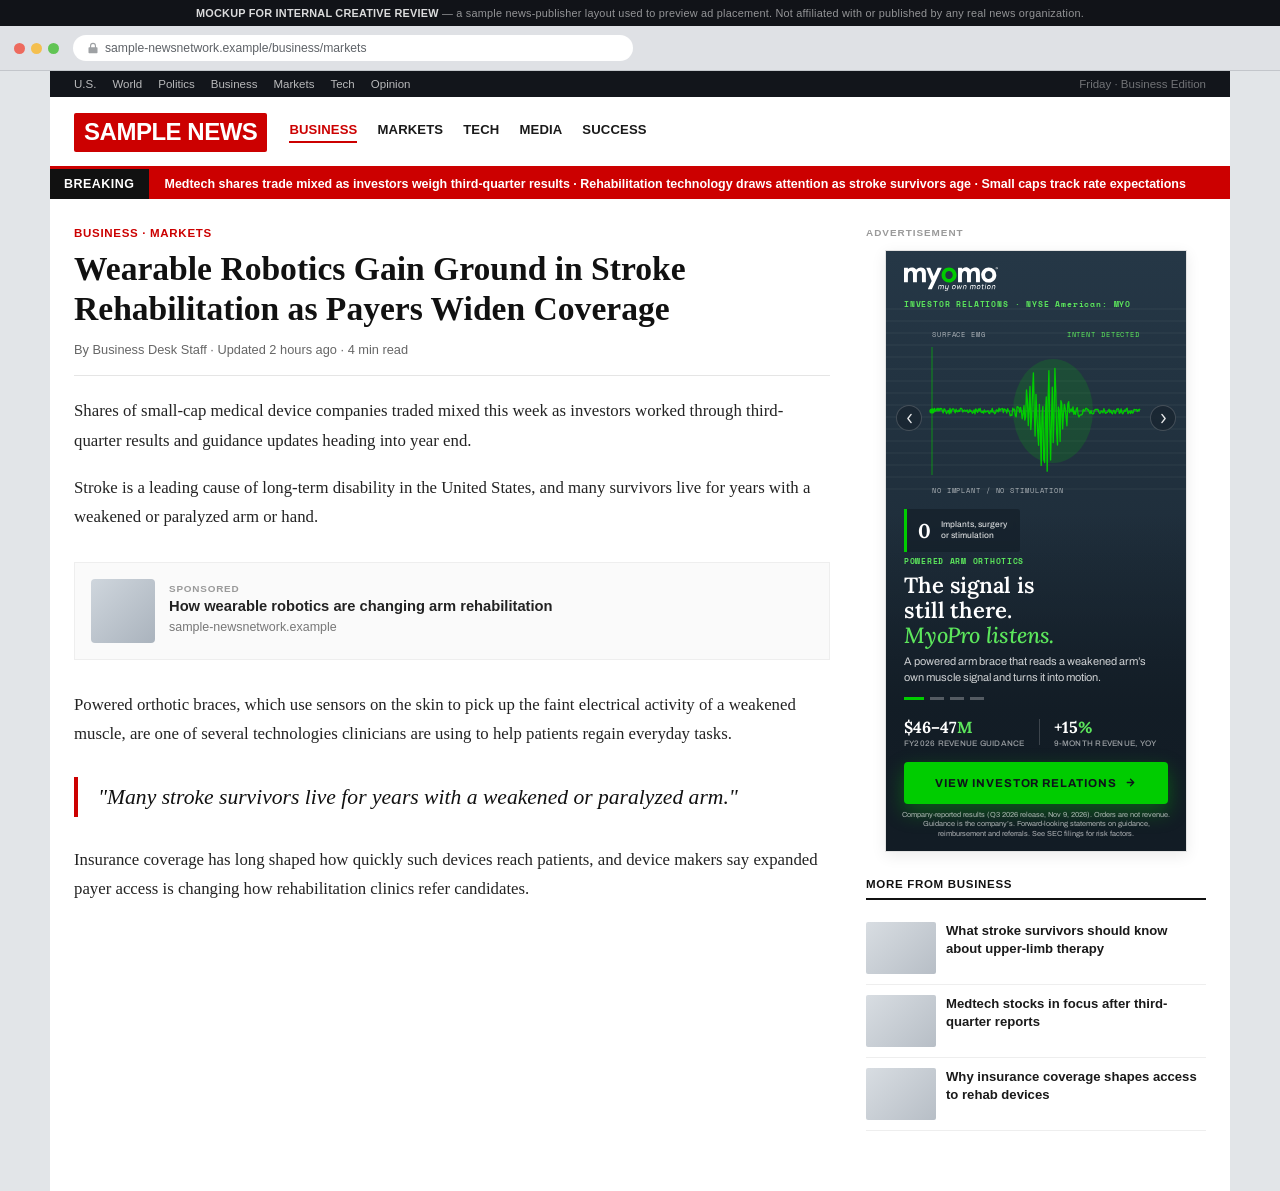
<file: context-preview/news.html>
<!DOCTYPE html>
<html lang="en">
<head>
<meta name="robots" content="noindex,nofollow">
<meta charset="UTF-8">
<meta name="viewport" content="width=device-width,initial-scale=1">
<title>In-Context Preview — Sample News Publisher Page</title>
<link rel="icon" href="data:,">
<style>
  * { margin:0; padding:0; box-sizing:border-box; }
  html, body { background:#e2e5e8; font-family:Helvetica, Arial, sans-serif; }

  /* ---- disclaimer strip ---- */
  #disclaimer {
    background:#111318;
    color:rgba(255,255,255,0.55);
    font-size:0.68rem;
    letter-spacing:0.02em;
    text-align:center;
    padding:7px 12px;
  }
  #disclaimer strong { color:rgba(255,255,255,0.85); }

  /* ---- fake browser chrome ---- */
  #browser-chrome {
    background:#dfe1e5;
    border-bottom:1px solid #c3c6cb;
    padding:9px 14px;
    display:flex;
    align-items:center;
    gap:14px;
  }
  #traffic-lights { display:flex; gap:6px; flex:0 0 auto; }
  #traffic-lights span { width:11px; height:11px; border-radius:50%; display:inline-block; }
  #traffic-lights span:nth-child(1){ background:#ed6a5e; }
  #traffic-lights span:nth-child(2){ background:#f4bf4f; }
  #traffic-lights span:nth-child(3){ background:#61c454; }
  #url-bar {
    flex:1 1 auto;
    background:#fff;
    border-radius:14px;
    padding:6px 14px;
    font-size:0.76rem;
    color:#5f6368;
    display:flex;
    align-items:center;
    gap:6px;
    max-width:560px;
  }
  #url-bar svg { flex:0 0 auto; opacity:0.6; }

  /* ---- site wrapper ---- */
  #site { background:#fff; max-width:1180px; margin:0 auto; }

  /* utility nav */
  #utility-nav {
    background:#12151b;
    color:rgba(255,255,255,0.7);
    font-size:0.72rem;
    display:flex;
    align-items:center;
    justify-content:space-between;
    padding:7px 24px;
  }
  #utility-nav .links { display:flex; gap:16px; }
  #utility-nav .links span:hover { color:#fff; }
  #utility-nav .meta { color:rgba(255,255,255,0.4); }

  /* masthead */
  #masthead {
    display:flex;
    align-items:center;
    gap:22px;
    padding:16px 24px 14px;
    border-bottom:3px solid #cc0000;
  }
  #logo {
    background:#cc0000;
    color:#fff;
    font-weight:900;
    font-size:1.5rem;
    letter-spacing:-0.02em;
    padding:5px 10px 6px;
    border-radius:2px;
    font-family:Arial, Helvetica, sans-serif;
  }
  #masthead nav { display:flex; gap:20px; flex:1; }
  #masthead nav span {
    font-size:0.82rem;
    font-weight:700;
    color:#1a1a1a;
    text-transform:uppercase;
    letter-spacing:0.01em;
    cursor:default;
  }
  #masthead nav span.active { color:#cc0000; border-bottom:2px solid #cc0000; padding-bottom:4px; }

  /* breaking ticker */
  #ticker {
    background:#cc0000;
    color:#fff;
    display:flex;
    align-items:center;
    font-size:0.78rem;
    font-weight:600;
    overflow:hidden;
    white-space:nowrap;
  }
  #ticker .badge {
    background:#111;
    padding:8px 14px;
    font-weight:900;
    letter-spacing:0.04em;
    flex:0 0 auto;
  }
  #ticker .feed { padding:8px 16px; }

  /* content grid */
  #content {
    display:grid;
    grid-template-columns:1fr 340px;
    gap:36px;
    padding:28px 24px 60px;
  }

  article .eyebrow {
    color:#cc0000;
    font-size:0.72rem;
    font-weight:800;
    letter-spacing:0.06em;
    text-transform:uppercase;
    margin-bottom:10px;
  }
  article h1 {
    font-family:Georgia, 'Times New Roman', serif;
    font-size:2.1rem;
    line-height:1.18;
    color:#111;
    margin-bottom:14px;
  }
  article .byline {
    font-size:0.8rem;
    color:#666;
    margin-bottom:20px;
    padding-bottom:18px;
    border-bottom:1px solid #e5e5e5;
  }
  article p {
    font-family:Georgia, 'Times New Roman', serif;
    font-size:1.05rem;
    line-height:1.75;
    color:#232323;
    margin-bottom:18px;
  }
  article .pull-quote {
    font-family:Georgia, 'Times New Roman', serif;
    font-style:italic;
    font-size:1.35rem;
    line-height:1.5;
    color:#111;
    border-left:4px solid #cc0000;
    padding:4px 0 4px 20px;
    margin:28px 0;
  }
  .native-slot {
    margin:30px 0;
    border:1px solid #eee;
    background:#fafafa;
    padding:16px;
    display:flex;
    gap:14px;
    align-items:center;
  }
  .native-slot .swatch { width:64px; height:64px; border-radius:4px; background:linear-gradient(135deg,#cfd6dd,#aab3bd); flex:0 0 auto; }
  .native-slot .txt .tag { font-size:0.62rem; font-weight:800; letter-spacing:0.08em; color:#999; text-transform:uppercase; margin-bottom:4px; }
  .native-slot .txt h4 { font-size:0.92rem; color:#222; margin-bottom:3px; }
  .native-slot .txt p { font-size:0.78rem; color:#777; margin:0; font-family:Helvetica, Arial, sans-serif; }

  /* right rail */
  aside { display:flex; flex-direction:column; align-items:center; gap:10px; }
  aside .sponsor-label {
    align-self:flex-start;
    font-size:0.62rem;
    font-weight:800;
    letter-spacing:0.1em;
    text-transform:uppercase;
    color:#9a9a9a;
    margin-bottom:2px;
  }
  #ad-slot {
    width:302px;    /* 300 + the 1px border each side (border-box), so the 300x600 banner isn't clipped */
    height:602px;
    border:1px solid #e2e2e2;
    box-shadow:0 4px 14px rgba(0,0,0,0.08);
    overflow:hidden;
    background:#000;
  }
  #ad-slot iframe { width:300px; height:600px; border:0; display:block; }

  .rail-more {
    align-self:stretch;
    margin-top:16px;
  }
  .rail-more .heading {
    font-size:0.72rem;
    font-weight:800;
    letter-spacing:0.06em;
    text-transform:uppercase;
    color:#111;
    border-bottom:2px solid #111;
    padding-bottom:8px;
    margin-bottom:12px;
  }
  .rail-item {
    display:flex;
    gap:10px;
    padding:10px 0;
    border-bottom:1px solid #eee;
  }
  .rail-item .thumb { width:70px; height:52px; border-radius:2px; background:linear-gradient(135deg,#d8dde2,#b7bec6); flex:0 0 auto; }
  .rail-item p { font-family:Helvetica, Arial, sans-serif; font-size:0.82rem; line-height:1.35; color:#1a1a1a; font-weight:600; }

  @media (max-width:900px) {
    #content { grid-template-columns:1fr; }
    aside { align-items:stretch; }
    #ad-slot { margin:0 auto; }
  }
</style>
</head>
<body>

<div id="disclaimer">
  <strong>MOCKUP FOR INTERNAL CREATIVE REVIEW</strong> — a sample news-publisher layout used to preview ad placement. Not affiliated with or published by any real news organization.
</div>

<div id="browser-chrome">
  <div id="traffic-lights"><span></span><span></span><span></span></div>
  <div id="url-bar">
    <svg width="12" height="12" viewBox="0 0 16 16"><path d="M8 1a4 4 0 00-4 4v2H3a1 1 0 00-1 1v6a1 1 0 001 1h10a1 1 0 001-1V8a1 1 0 00-1-1h-1V5a4 4 0 00-4-4zm-2.5 6V5a2.5 2.5 0 015 0v2h-5z" fill="currentColor"/></svg>
    sample-newsnetwork.example/business/markets
  </div>
</div>

<div id="site">
  <div id="utility-nav">
    <div class="links">
      <span>U.S.</span><span>World</span><span>Politics</span><span>Business</span><span>Markets</span><span>Tech</span><span>Opinion</span>
    </div>
    <div class="meta">Friday · Business Edition</div>
  </div>

  <div id="masthead">
    <div id="logo">SAMPLE&nbsp;NEWS</div>
    <nav>
      <span class="active">Business</span>
      <span>Markets</span>
      <span>Tech</span>
      <span>Media</span>
      <span>Success</span>
    </nav>
  </div>

  <div id="ticker">
    <span class="badge">BREAKING</span>
    <span class="feed">Medtech shares trade mixed as investors weigh third-quarter results · Rehabilitation technology draws attention as stroke survivors age · Small caps track rate expectations</span>
  </div>

  <div id="content">
    <article>
      <div class="eyebrow">Business · Markets</div>
      <h1>Wearable Robotics Gain Ground in Stroke Rehabilitation as Payers Widen Coverage</h1>
      <div class="byline">By Business Desk Staff · Updated 2 hours ago · 4 min read</div>

      <p>Shares of small-cap medical device companies traded mixed this week as investors worked through third-quarter results and guidance updates heading into year end.</p>

      <p>Stroke is a leading cause of long-term disability in the United States, and many survivors live for years with a weakened or paralyzed arm or hand.</p>

      <div class="native-slot">
        <div class="swatch"></div>
        <div class="txt">
          <div class="tag">Sponsored</div>
          <h4>How wearable robotics are changing arm rehabilitation</h4>
          <p>sample-newsnetwork.example</p>
        </div>
      </div>

      <p>Powered orthotic braces, which use sensors on the skin to pick up the faint electrical activity of a weakened muscle, are one of several technologies clinicians are using to help patients regain everyday tasks.</p>

      <div class="pull-quote">"Many stroke survivors live for years with a weakened or paralyzed arm."</div>

      <p>Insurance coverage has long shaped how quickly such devices reach patients, and device makers say expanded payer access is changing how rehabilitation clinics refer candidates.</p>
    </article>

    <aside>
      <div class="sponsor-label">Advertisement</div>
      <div id="ad-slot">
        <iframe id="ad-frame" title="Sample ad placement" scrolling="no"></iframe>
      </div>

      <div class="rail-more">
        <div class="heading">More From Business</div>
        <div class="rail-item"><div class="thumb"></div><p>What stroke survivors should know about upper-limb therapy</p></div>
        <div class="rail-item"><div class="thumb"></div><p>Medtech stocks in focus after third-quarter reports</p></div>
        <div class="rail-item"><div class="thumb"></div><p>Why insurance coverage shapes access to rehab devices</p></div>
      </div>
    </aside>
  </div>
</div>

<script>
  var CONCEPTS = {
    a: '../concept-a-photo/index.html',
    b: '../concept-b-editorial/index.html',
    c: '../concept-c-dashboard/index.html',
    d: '../concept-d-corporate/index.html'
  }
  var params = new URLSearchParams(window.location.search)
  var concept = params.get('concept')
  if (!CONCEPTS[concept]) concept = 'a'
  document.getElementById('ad-frame').src = CONCEPTS[concept]
</script>

</body>
</html>
</file>
<file: concept-a-photo/style.css>
/* ── Brand tokens — the ONLY place colors are defined. Set --dark,
   --navy, --accent and --gold from the company's real site; the rest
   derive from them (color-mix: Chrome 111+ / Safari 16.2+). ── */
:root {
  --dark:      #121c25;
  --dark-2:    color-mix(in srgb, var(--dark) 70%, black);
  --navy:      #253746;
  --accent:    #00CC00;
  --accent-d:  color-mix(in srgb, var(--accent) 82%, black);
  --accent-lt: color-mix(in srgb, var(--accent) 62%, white);
  --gold:      #5CE65C;
  --gold-d:    color-mix(in srgb, var(--gold) 85%, black);
  --white:     #ffffff;
  --cta-ink:   var(--dark-2);  /* text on the accent CTA — set to var(--dark-2) if white fails contrast on a light accent */
  --font-head: 'Lora', Georgia, serif;
  --font:      'Archivo', system-ui, sans-serif;
  --mono:      'Space Mono', ui-monospace, SFMono-Regular, Menlo, Consolas, 'Liberation Mono', monospace;
  --ease:      cubic-bezier(0.16,1,0.3,1);
}

* { margin:0; padding:0; box-sizing:border-box; }
html, body { width:300px; height:600px; overflow:hidden; background:var(--dark); }
body { font-family:var(--font); -webkit-font-smoothing:antialiased; }
a { text-decoration:none; color:inherit; }
button { border:0; background:none; font:inherit; color:inherit; cursor:pointer; -webkit-tap-highlight-color:transparent; }

/* ── Canvas ─────────────────────────────────────────────────────────
   Fixed 300x600 stage. A crossfading slide stack sits at the bottom of
   the z-order; persistent chrome (logo, nav, stats, CTA) is pinned on
   top of it and never rotates — same "fixed shell / rotating cards"
   split the Knorex reference banner used with royalSlider. */
#banner {
  position:relative;
  width:300px;
  height:600px;
  overflow:hidden;
  cursor:pointer;
  background:var(--dark);
}

/* ── Slide stack ────────────────────────────────────────────────── */
#slides { position:absolute; inset:0; z-index:1; }

.slide {
  position:absolute;
  inset:0;
  opacity:0;
  z-index:1;
  pointer-events:none;
  transition:opacity 0.9s ease;
}
.slide.active { opacity:1; z-index:2; pointer-events:auto; }

.slide-bg {
  position:absolute;
  top:0; left:0;
  width:100%; height:100%;
  object-fit:cover;
  object-position:center 20%;
  z-index:1;
  animation:kenburns 7s ease-out infinite alternate;
  user-select:none;
  -webkit-user-drag:none;
}
@keyframes kenburns {
  from { transform:scale(1); }
  to   { transform:scale(1.09); }
}

.slide-scrim-top, .slide-scrim-bottom {
  position:absolute;
  left:0; right:0;
  z-index:2;
  pointer-events:none;
}
.slide-scrim-top {
  top:0; height:190px;
  background:linear-gradient(180deg, color-mix(in srgb, var(--dark-2) 94%, transparent) 0%, color-mix(in srgb, var(--dark-2) 62%, transparent) 55%, color-mix(in srgb, var(--dark-2) 0%, transparent) 100%);
}
.slide-scrim-bottom {
  bottom:0; height:336px;
  background:linear-gradient(0deg, var(--dark) 0%, color-mix(in srgb, var(--dark) 93%, transparent) 42%, color-mix(in srgb, var(--dark) 0%, transparent) 100%);
}

.slide-copy {
  position:absolute;
  inset:0;
  z-index:3;
  transform:translateY(12px);
  transition:transform 0.9s var(--ease);
}
.slide.active .slide-copy { transform:translateY(0); }

/* Floating mid-image stat chip (per slide) */
.mid-chip {
  position:absolute;
  top:258px; left:18px;
  display:flex;
  align-items:center;
  gap:10px;
  padding:9px 13px 9px 11px;
  background:color-mix(in srgb, var(--dark) 58%, transparent);
  border-left:3px solid var(--accent);
  border-radius:0 3px 3px 0;
  backdrop-filter:blur(3px);
  -webkit-backdrop-filter:blur(3px);
}
.chip-num {
  font-family:var(--font-head);
  font-weight:800;
  font-size:19px;
  color:var(--white);
  white-space:nowrap;
}
.chip-num em { font-style:normal; color:var(--accent); }
.chip-label {
  font-family:var(--font);
  font-size:8.4px;
  line-height:1.25;
  font-weight:500;
  color:rgba(255,255,255,0.82);
}

/* Rotating headline block, pinned above the fixed bottom bar */
.copy-bottom {
  position:absolute;
  left:0; right:0;
  bottom:150px;
  padding:0 18px;
}
.kicker {
  font-family:var(--mono);
  font-weight:600;
  font-size:8px;
  letter-spacing:0.09em;
  text-transform:uppercase;
  color:var(--accent-lt);
  margin-bottom:6px;
}
.copy-bottom h1 {
  font-family:var(--font-head);
  font-weight:900;
  font-size:20px;
  line-height:1.14;
  letter-spacing:-0.01em;
  color:var(--white);
}
.copy-bottom h1 em { font-style:normal; color:var(--accent); }
.copy-bottom p {
  margin-top:7px;
  font-size:11px;
  line-height:1.4;
  color:rgba(255,255,255,0.8);
  max-width:255px;
}

/* ── Persistent chrome (never rotates) ─────────────────────────── */
#top-bar {
  position:absolute;
  top:0; left:0; right:0;
  z-index:5;
  display:flex;
  flex-direction:column;
  gap:7px;
  padding:16px 18px 0;
}
#logo { display:flex; align-items:center; gap:7px; }
#logo .mark { width:19px; height:19px; flex:none; }
#wordmark {
  font-family:var(--font-head);
  font-weight:800;
  font-size:13.5px;
  letter-spacing:0.01em;
  color:var(--white);
}
#eyebrow {
  font-family:var(--mono);
  font-weight:600;
  font-size:8.2px;
  letter-spacing:0.1em;
  color:var(--accent-lt);
}

.nav-arrow {
  position:absolute;
  top:154px;
  width:26px; height:26px;
  z-index:5;
  display:flex;
  align-items:center;
  justify-content:center;
  background:color-mix(in srgb, var(--dark) 45%, transparent);
  border:1px solid rgba(255,255,255,0.18);
  border-radius:50%;
  color:rgba(255,255,255,0.9);
  backdrop-filter:blur(2px);
  -webkit-backdrop-filter:blur(2px);
  transition:background .2s ease, transform .15s ease;
}
.nav-arrow svg { width:13px; height:13px; }
.nav-arrow:active { transform:scale(0.9); background:color-mix(in srgb, var(--accent) 55%, transparent); }
#arrow-prev { left:10px; }
#arrow-next { right:10px; }

#bottom-fixed {
  position:absolute;
  left:0; right:0; bottom:0;
  z-index:5;
  padding:0 18px 12px;
}

#dots {
  display:flex;
  gap:6px;
  margin-bottom:11px;
}
.dot {
  width:14px; height:3px;
  border-radius:2px;
  background:rgba(255,255,255,0.28);
  transition:background .3s ease, width .3s ease;
  padding:6px 0;
  background-clip:content-box;
  box-sizing:content-box;
}
.dot.active { background-color:var(--accent); width:20px; }  /* background-color, not the shorthand: the shorthand resets background-clip and paints the whole 15px hit area as a square */

#stat-row {
  display:flex;
  align-items:center;
  gap:14px;
}
.stat { display:flex; flex-direction:column; gap:2px; }
.stat-num {
  font-family:var(--font-head);
  font-weight:800;
  font-size:15px;
  color:var(--white);
}
.stat-num em { font-style:normal; color:var(--accent); }
.stat-label {
  font-family:var(--font);
  font-size:8px;
  font-weight:500;
  letter-spacing:0.03em;
  text-transform:uppercase;
  color:rgba(255,255,255,0.58);
}
.stat-div { width:1px; height:26px; background:rgba(255,255,255,0.18); }

#cta {
  margin-top:14px;
  display:flex;
  align-items:center;
  justify-content:center;
  gap:7px;
  width:100%;
  height:42px;
  background:var(--accent);
  border-radius:3px;
  color:var(--cta-ink);
  font-family:var(--font-head);
  font-weight:800;
  font-size:11.5px;
  letter-spacing:0.06em;
  text-transform:uppercase;
  box-shadow:0 8px 20px color-mix(in srgb, var(--accent) 35%, transparent);
  animation:cta-pulse 1.8s ease-in-out 2.6s 6;
}
#cta-arrow { width:13px; height:13px; }

/* Required disclosure line under the CTA */
#disclosure {
  margin-top:8px;
  font-family:var(--mono);
  font-size:6.6px;
  letter-spacing:0.03em;
  line-height:1.2;
  text-align:center;
  color:rgba(255,255,255,0.55);
}
@keyframes cta-pulse {
  0%, 100% { box-shadow:0 8px 20px color-mix(in srgb, var(--accent) 35%, transparent); }
  50%      { box-shadow:0 8px 26px color-mix(in srgb, var(--accent) 65%, transparent), 0 0 0 5px color-mix(in srgb, var(--accent) 12%, transparent); }
}

/* ── Entrance sequence (initial load only) ─────────────────────── */
.reveal {
  opacity:0;
  transform:translateY(14px);
  transition:opacity .7s var(--ease), transform .7s var(--ease);
}
#banner.is-live .reveal { opacity:1; transform:none; }
#top-bar[data-delay="0"] { transition-delay:.05s; }
#bottom-fixed[data-delay="4"] { transition-delay:.55s; }

#click-tag-wrapper { position:absolute; width:0; height:0; overflow:hidden; }

@media (prefers-reduced-motion: reduce) {
  .slide-bg { animation:none; }
  #cta { animation:none; }
  .reveal { transition-duration:.01s; transition-delay:0s !important; }
  .slide, .slide-copy { transition-duration:.2s; }
}

/* ══ Myomo overrides ══ */
#logo .lockup { height:24px; width:auto; display:block; }
.copy-bottom { bottom:166px; }
.slide-bg.motif { animation:none; background:linear-gradient(180deg, var(--navy) 0%, color-mix(in srgb, var(--navy) 60%, var(--dark)) 60%, var(--dark) 100%); }
.motif-svg { position:absolute; left:0; top:0; width:300px; height:260px; }
.m-grid line { stroke:rgba(255,255,255,0.055); stroke-width:1; }
.m-base { stroke:rgba(255,255,255,0.22); stroke-width:1; }
.m-trace { fill:none; stroke:var(--accent); stroke-width:1.3; stroke-linejoin:round; }
.m-glow { fill:color-mix(in srgb, var(--accent) 16%, transparent); }
.m-scan line { stroke:var(--accent); stroke-width:1; opacity:.6; } .m-scan circle { fill:var(--accent); }
.m-scan { animation:scan 4.5s linear infinite; }
@keyframes scan { from { transform:translateX(0); } to { transform:translateX(208px); } }
.motif .m-lab { font-family:var(--mono); font-size:7.4px; letter-spacing:0.12em; fill:rgba(255,255,255,0.62); }
.motif .m-lab.hi, .motif .m-bv.hi { fill:var(--gold); }
.motif .m-bv { font-family:var(--mono); font-size:9px; font-weight:700; fill:rgba(255,255,255,0.8); }
.m-bar0 { fill:none; stroke:rgba(255,255,255,0.45); stroke-width:1; }
.m-bar1 { fill:var(--accent); }
.m-wedge { fill:color-mix(in srgb, var(--accent) 14%, transparent); }
.m-arc { fill:none; stroke:var(--accent); stroke-width:1.2; stroke-dasharray:3 3; }
.m-arm { stroke:#c9d2da; stroke-width:7; stroke-linecap:round; }
.m-hand { fill:#c9d2da; }
.m-joint { fill:var(--navy); stroke:#e8edf1; stroke-width:2.4; }
.m-pad { fill:color-mix(in srgb, var(--accent) 22%, transparent); stroke:var(--accent); stroke-width:1.2; }
.m-dot { fill:rgba(255,255,255,0.13); }
.m-w0 .m-dot.on { fill:rgba(255,255,255,0.62); }
.m-w1 .m-dot.on { fill:var(--accent); }
.chip-num { font-weight:700; font-size:20px; }
.chip-num em, .stat-num em { color:var(--gold); }
.copy-bottom h1 { font-weight:600; font-size:22px; line-height:1.12; letter-spacing:-0.005em; }
.copy-bottom h1 em { font-style:italic; font-weight:500; color:var(--gold); }
.kicker, #eyebrow { color:var(--gold); }
.stat-num { font-weight:700; font-size:16px; }
#cta { font-family:var(--font); font-weight:700; letter-spacing:0.08em; border-radius:4px; }
#disclosure { font-family:var(--font); font-size:7.3px; letter-spacing:0; line-height:1.3; margin:7px -6px 0; color:rgba(255,255,255,0.66); }
@media (prefers-reduced-motion: reduce) { .m-scan { animation:none; } }
</file>
<file: concept-b-editorial/style.css>
/* ── Brand tokens — the ONLY place colors are defined. Set --accent,
   --ink and --gold from the company's real site (hex or oklch); every
   other surface/tint derives from them. ── */
:root {
  --accent:       #00CC00;
  --ink:          #253746;
  --gold:         #5CE65C;
  --accent-lt:    color-mix(in oklch, var(--accent) 60%, white);
  --accent-ink:   color-mix(in oklch, var(--accent) 72%, black);
  --accent-ink-d: color-mix(in oklch, var(--accent) 62%, black);
  --accent-lo:    color-mix(in oklch, var(--accent) 14%, transparent);
  --deep:         color-mix(in oklch, var(--ink) 80%, black);
  --paper:        color-mix(in oklch, var(--ink) 2%, white);
  --tint:         color-mix(in oklch, var(--accent) 7%, white);
  --tint-2:       color-mix(in oklch, var(--accent) 24%, white);
  --card:         #ffffff;
  --text-mid:     color-mix(in oklch, var(--ink) 62%, white);
  --line:         color-mix(in oklch, var(--ink) 15%, transparent);
  --serif: 'Lora', Georgia, serif;
  --sans:  'Archivo', system-ui, sans-serif;
  --mono:  'Space Mono', ui-monospace, SFMono-Regular, Menlo, Consolas, 'Liberation Mono', monospace;
  --ease:  cubic-bezier(0.22, 1, 0.36, 1);
}

* { margin:0; padding:0; box-sizing:border-box; }
html, body { width:300px; height:600px; overflow:hidden; background:var(--paper); }
body { font-family:var(--sans); color:var(--ink); -webkit-font-smoothing:antialiased; }
a { text-decoration:none; color:inherit; }
button { border:0; background:none; font:inherit; color:inherit; cursor:pointer; -webkit-tap-highlight-color:transparent; }

#banner {
  position:relative;
  width:300px;
  height:600px;
  overflow:hidden;
  cursor:pointer;
  background:var(--paper);
}

#top-rule {
  position:absolute;
  top:0; left:0; right:0;
  height:3px;
  z-index:6;
  background:linear-gradient(90deg, var(--accent-ink), var(--gold));
}

/* ── Persistent top chrome ──────────────────────────────────────── */
#top-bar {
  position:absolute;
  top:3px; left:0; right:0;
  z-index:5;
  background:var(--paper);
  border-bottom:1px solid var(--line);
  padding:13px 18px 10px;
  display:flex;
  flex-direction:column;
  gap:6px;
}
#logo { display:flex; align-items:center; gap:7px; }
.mark { width:18px; height:18px; flex:none; }
#wordmark {
  font-family:var(--sans);
  font-weight:800;
  font-size:13px;
  letter-spacing:0.01em;
  color:var(--ink);
}
#masthead {
  font-family:var(--mono);
  font-size:7.6px;
  font-weight:500;
  letter-spacing:0.1em;
  color:var(--text-mid);
}

/* ── Slide stack ────────────────────────────────────────────────── */
#slides { position:absolute; top:61px; left:0; right:0; bottom:115px; z-index:1; overflow:hidden; }

.slide {
  position:absolute; inset:0;
  opacity:0;
  z-index:1;
  pointer-events:none;
  transition:opacity 0.8s ease;
}
.slide.active { opacity:1; z-index:2; pointer-events:auto; }

.slide-copy {
  padding:16px 18px 0;
  transform:translateY(10px);
  transition:transform 0.8s var(--ease);
}
.slide.active .slide-copy { transform:translateY(0); }

.eyebrow {
  font-family:var(--mono);
  font-size:9.5px;
  font-weight:500;
  letter-spacing:0.13em;
  text-transform:uppercase;
  color:var(--accent-ink);
  display:flex;
  align-items:center;
  gap:7px;
  margin-bottom:9px;
}
.eyebrow::before {
  content:'';
  width:6px; height:6px;
  border-radius:50%;
  background:var(--accent);
  flex:none;
}

.slide-copy h1 {
  font-family:var(--serif);
  font-weight:700;
  font-size:21px;
  line-height:1.16;
  letter-spacing:-0.01em;
  color:var(--ink);
}
.slide-copy h1 em { font-style:italic; color:var(--accent-ink); }

.lead {
  margin-top:8px;
  font-family:var(--sans);
  font-size:10.8px;
  line-height:1.44;
  color:var(--text-mid);
}

/* ── "Figure" schematic card, matching the site's plate component ─ */
.fig-card {
  margin-top:13px;
  border:1px solid var(--line);
  border-radius:2px;
  background:var(--card);
  overflow:hidden;
}
.fig-bar {
  display:flex;
  justify-content:space-between;
  align-items:center;
  gap:8px;
  padding:6px 10px;
  background:var(--ink);
  color:#fff;
  font-family:var(--mono);
  font-size:6.6px;
  font-weight:500;
  letter-spacing:0.12em;
  text-transform:uppercase;
}
.fig-bar span:last-child { color:var(--accent-lt); }
.fig-body { padding:9px 11px 5px; }
.fig-body svg { width:100%; height:auto; display:block; }

/* figure line-art */
.fig-node rect { fill:var(--ink); }
.fig-rail { fill:none; stroke:var(--text-mid); stroke-width:1.6; }
.fig-ghost { fill:none; stroke:var(--tint-2); stroke-width:2; }
.fig-mark { fill:none; stroke-width:10.5; stroke-linecap:round; }
.fig-mark.a { stroke:var(--accent); }
.fig-mark.b { stroke:var(--ink); }
.fig-gold { fill:var(--gold); }

.fig-mesh line { stroke:var(--accent-lt); stroke-width:1; opacity:0.7; }
.fig-dot circle { fill:var(--accent-ink); }
.fig-hub { fill:var(--gold); stroke:var(--ink); stroke-width:1.4; }

.fig-step rect { fill:var(--tint); stroke:var(--line); stroke-width:1; }
.fig-step.accent rect { fill:var(--accent-lo); stroke:var(--accent-ink); }
.fig-step.gold rect { fill:var(--tint); stroke:var(--gold); }
.fig-step text {
  font-family:var(--mono);
  font-size:8.6px;
  font-weight:700;
  letter-spacing:0.01em;
  fill:var(--ink);
}
.fig-arrow { fill:none; stroke:var(--text-mid); stroke-width:1.6; stroke-linecap:round; stroke-linejoin:round; }

.fig-base { stroke:var(--line); stroke-width:1; }
.fig-bar-prior { fill:var(--tint-2); }
.fig-bar-now { fill:var(--accent-ink); }
.fig-bar-label { font-family:var(--mono); font-size:9px; font-weight:600; fill:var(--text-mid); }
.fig-bar-label.strong { fill:var(--accent-ink); font-weight:700; font-size:10px; }
.fig-bar-year { font-family:var(--mono); font-size:7.5px; fill:var(--text-mid); letter-spacing:0.04em; }

/* key-fact row, matching the site's .kf definition-list pattern */
.kf {
  margin-top:12px;
  padding-top:10px;
  border-top:1px solid var(--line);
  display:flex;
  justify-content:space-between;
  align-items:baseline;
}
.kf dt {
  font-family:var(--mono);
  font-size:7.8px;
  font-weight:500;
  letter-spacing:0.1em;
  text-transform:uppercase;
  color:var(--text-mid);
}
.kf dd {
  display:flex;
  flex-direction:column;
  align-items:flex-end;
  gap:2px;
  font-family:var(--mono);
  font-size:13px;
  font-weight:700;
  color:var(--ink);
  text-align:right;
}
.kf dd em {
  font-style:normal;
  font-weight:600;
  font-size:7.6px;
  letter-spacing:0.03em;
  color:var(--accent-ink);
}

/* ── Nav arrows ─────────────────────────────────────────────────── */
.nav-arrow {
  position:absolute;
  top:316px;
  z-index:5;
  width:24px; height:24px;
  display:flex;
  align-items:center;
  justify-content:center;
  background:var(--card);
  border:1px solid var(--line);
  border-radius:50%;
  color:var(--ink);
  box-shadow:0 2px 8px color-mix(in oklch, var(--ink) 12%, transparent);
  transition:transform 0.15s ease, background 0.2s ease;
}
.nav-arrow svg { width:12px; height:12px; }
.nav-arrow:active { transform:scale(0.9); background:var(--tint); }
#arrow-prev { left:6px; }
#arrow-next { right:6px; }

/* ── Persistent dark band: dots + CTA ───────────────────────────── */
#dots {
  position:absolute;
  left:0; right:0; bottom:81px;
  z-index:5;
  background:var(--deep);
  display:flex;
  gap:6px;
  padding:11px 18px 8px;
}
.dot {
  width:13px; height:3px;
  border-radius:2px;
  background:oklch(1 0 0 / 0.28);
  padding:6px 0;
  background-clip:content-box;
  box-sizing:content-box;
  transition:background 0.3s ease, width 0.3s ease;
}
.dot.active { background-color:var(--accent); width:19px; }  /* background-color, not the shorthand: the shorthand resets background-clip and paints the whole hit area as a square */

#bottom-fixed {
  position:absolute;
  left:0; right:0; bottom:0;
  z-index:5;
  background:var(--deep);
  padding:2px 18px 10px;
}
#bf-line {
  font-family:var(--mono);
  font-size:7.4px;
  font-weight:500;
  letter-spacing:0.11em;
  color:color-mix(in oklch, var(--accent-lt) 75%, transparent);
  margin-bottom:9px;
}
#cta {
  display:flex;
  align-items:center;
  justify-content:center;
  gap:7px;
  width:100%;
  height:42px;
  background:var(--accent);
  border-radius:3px;
  color:var(--deep);
  font-family:var(--sans);
  font-weight:700;
  font-size:12px;
  letter-spacing:0.01em;
  box-shadow:0 8px 20px color-mix(in oklch, var(--accent) 30%, transparent);
  animation:cta-pulse 1.8s ease-in-out 2.6s 6;
}
#cta-arrow { width:13px; height:13px; }

/* Required disclosure line under the CTA */
#fls {
  margin-top:7px;
  font-family:var(--mono);
  font-size:6.4px;
  letter-spacing:0.03em;
  text-align:center;
  color:color-mix(in oklch, var(--accent-lt) 60%, transparent);
}
@keyframes cta-pulse {
  0%, 100% { box-shadow:0 8px 20px color-mix(in oklch, var(--accent) 30%, transparent); }
  50%      { box-shadow:0 8px 26px color-mix(in oklch, var(--accent) 55%, transparent), 0 0 0 5px color-mix(in oklch, var(--accent) 16%, transparent); }
}

/* ── Entrance sequence (initial load only) ─────────────────────── */
.reveal { opacity:0; transform:translateY(12px); transition:opacity .7s var(--ease), transform .7s var(--ease); }
#banner.is-live .reveal { opacity:1; transform:none; }
#top-bar[data-delay="0"] { transition-delay:.05s; }
#dots.reveal { transition-delay:.5s; }
#bottom-fixed[data-delay="1"] { transition-delay:.6s; }

#click-tag-wrapper { position:absolute; width:0; height:0; overflow:hidden; }

@media (prefers-reduced-motion: reduce) {
  #cta { animation:none; }
  .reveal { transition-duration:.01s; transition-delay:0s !important; }
  .slide, .slide-copy { transition-duration:.2s; }
}

/* ══ Myomo overrides ══ */
/* The IR page's split: logo green for fills only, brand navy #253746 for text, links and buttons */
:root { --accent-ink:#253746; --accent-ink-d:#1b2934; --gold:#00CC00; --paper:#FBFCFD; --tint:#EEF2F6; --tint-2:#DCE3EA;
        --text-mid:#55626e; --accent-lt:#7CE07C; --green-fill:#00B800; }
#logo .lockup { height:22px; width:auto; display:block; }
.slide-copy h1 { font-weight:600; font-size:21px; }
.slide-copy h1 em { font-weight:500; color:#1e7a1e; }
.eyebrow { color:#1e7a1e; }
.lead { font-size:10.4px; line-height:1.42; }
.fig-card { margin-top:11px; }
.fig-base { stroke:var(--line); stroke-width:1; }
.fig-div { stroke:var(--line); stroke-width:1; stroke-dasharray:2 3; }
.fig-trace { fill:none; stroke:var(--green-fill); stroke-width:1; stroke-linejoin:round; }
.fig-glow { fill:color-mix(in srgb, var(--gold) 14%, transparent); }
.fig-wedge { fill:color-mix(in srgb, var(--gold) 16%, transparent); }
.fig-arm { stroke:var(--accent-ink); stroke-width:4.5; stroke-linecap:round; }
.fig-joint { fill:#fff; stroke:var(--accent-ink); stroke-width:1.8; }
.fig-pad { fill:color-mix(in srgb, var(--gold) 25%, white); stroke:var(--green-fill); stroke-width:1; }
.fig-tick { font-family:var(--mono); font-size:6.6px; letter-spacing:0.06em; fill:var(--text-mid); }
.fig-tick.strong { fill:#1e7a1e; font-weight:700; }
.fig-lbl { font-family:var(--sans); font-size:7.4px; fill:var(--text-mid); }
.fig-note { font-family:var(--mono); font-size:6.2px; letter-spacing:0.05em; fill:var(--text-mid); }
.fig-step text { font-size:7.6px; }
.fig-step.gold rect { fill:color-mix(in srgb, var(--gold) 14%, white); stroke:var(--green-fill); }
.fig-step.accent rect { fill:var(--tint); stroke:var(--accent-ink); }
.fig-bar-prior { fill:none; stroke:var(--text-mid); stroke-width:1; }
.fig-bar-prior.solid { fill:var(--tint-2); stroke:none; }
.fig-bar-now { fill:var(--green-fill); }
.fig-track { fill:var(--tint); }
.fig-bar-label { font-size:8px; }
.fig-bar-label.strong { fill:var(--accent-ink); font-size:9px; }
.fig-bar-year.strong { fill:var(--accent-ink); font-weight:700; }
.kf dd em { color:var(--text-mid); }
#cta { color:var(--accent-ink); background:#fff; box-shadow:none; }
#fls { font-family:var(--sans); font-size:7px; letter-spacing:0; line-height:1.3; margin:7px -6px 0; text-align:center; color:rgba(255,255,255,0.72); }
#bottom-fixed { padding-top:2px; }
#dots { bottom:104px; }
#slides { bottom:138px; }
.nav-arrow { top:300px; }
</file>
<file: concept-c-dashboard/style.css>
/* ── Brand tokens — the ONLY place colors are defined. Set --dark,
   --navy, --accent and --gold from the company's real site; the rest
   derive from them (color-mix: Chrome 111+ / Safari 16.2+). ── */
:root {
  --dark:      #121c25;
  --dark-2:    color-mix(in srgb, var(--dark) 70%, black);
  --navy:      #253746;
  --accent:    #00CC00;
  --accent-d:  color-mix(in srgb, var(--accent) 82%, black);
  --accent-lt: color-mix(in srgb, var(--accent) 62%, white);
  --gold:      #5CE65C;
  --gold-d:    color-mix(in srgb, var(--gold) 85%, black);
  --white:     #ffffff;
  --cta-ink:   var(--dark-2);  /* text on the accent CTA — set to var(--dark-2) if white fails contrast on a light accent */
  --font-head: 'Lora', Georgia, serif;
  --font:      'Archivo', system-ui, sans-serif;
  --mono:      'Space Mono', ui-monospace, SFMono-Regular, Menlo, Consolas, 'Liberation Mono', monospace;
  --ease:      cubic-bezier(0.16,1,0.3,1);
}

* { margin:0; padding:0; box-sizing:border-box; }
html, body { width:300px; height:600px; overflow:hidden; background:var(--dark); }
body { font-family:var(--font); -webkit-font-smoothing:antialiased; }
a { text-decoration:none; color:inherit; }
button { border:0; background:none; font:inherit; color:inherit; cursor:pointer; -webkit-tap-highlight-color:transparent; }

/* ── Canvas ─────────────────────────────────────────────────────────
   Fixed 300x600 stage. A crossfading slide stack sits at the bottom of
   the z-order; persistent chrome (logo, nav, stats, CTA) is pinned on
   top of it and never rotates — same "fixed shell / rotating cards"
   split the Knorex reference banner used with royalSlider. */
#banner {
  position:relative;
  width:300px;
  height:600px;
  overflow:hidden;
  cursor:pointer;
  background:var(--dark);
}

/* ── Slide stack ────────────────────────────────────────────────── */
#slides { position:absolute; inset:0; z-index:1; }

.slide {
  position:absolute;
  inset:0;
  opacity:0;
  z-index:1;
  pointer-events:none;
  transition:opacity 0.9s ease;
}
.slide.active { opacity:1; z-index:2; pointer-events:auto; }

.slide-bg {
  position:absolute;
  top:0; left:0;
  width:100%; height:100%;
  object-fit:cover;
  object-position:center 20%;
  z-index:1;
  animation:kenburns 7s ease-out infinite alternate;
  user-select:none;
  -webkit-user-drag:none;
}
@keyframes kenburns {
  from { transform:scale(1); }
  to   { transform:scale(1.09); }
}

.slide-scrim-top, .slide-scrim-bottom {
  position:absolute;
  left:0; right:0;
  z-index:2;
  pointer-events:none;
}
.slide-scrim-top {
  top:0; height:190px;
  background:linear-gradient(180deg, color-mix(in srgb, var(--dark-2) 94%, transparent) 0%, color-mix(in srgb, var(--dark-2) 62%, transparent) 55%, color-mix(in srgb, var(--dark-2) 0%, transparent) 100%);
}
.slide-scrim-bottom {
  bottom:0; height:336px;
  background:linear-gradient(0deg, var(--dark) 0%, color-mix(in srgb, var(--dark) 93%, transparent) 42%, color-mix(in srgb, var(--dark) 0%, transparent) 100%);
}

.slide-copy {
  position:absolute;
  inset:0;
  z-index:3;
  transform:translateY(12px);
  transition:transform 0.9s var(--ease);
}
.slide.active .slide-copy { transform:translateY(0); }

/* Floating mid-image stat chip (per slide) */
.mid-chip {
  position:absolute;
  top:258px; left:18px;
  display:flex;
  align-items:center;
  gap:10px;
  padding:9px 13px 9px 11px;
  background:color-mix(in srgb, var(--dark) 58%, transparent);
  border-left:3px solid var(--accent);
  border-radius:0 3px 3px 0;
  backdrop-filter:blur(3px);
  -webkit-backdrop-filter:blur(3px);
}
.chip-num {
  font-family:var(--font-head);
  font-weight:800;
  font-size:19px;
  color:var(--white);
  white-space:nowrap;
}
.chip-num em { font-style:normal; color:var(--accent); }
.chip-label {
  font-family:var(--font);
  font-size:8.4px;
  line-height:1.25;
  font-weight:500;
  color:rgba(255,255,255,0.82);
}

/* Rotating headline block, pinned above the fixed bottom bar */
.copy-bottom {
  position:absolute;
  left:0; right:0;
  bottom:150px;
  padding:0 18px;
}
.kicker {
  font-family:var(--mono);
  font-weight:600;
  font-size:8px;
  letter-spacing:0.09em;
  text-transform:uppercase;
  color:var(--accent-lt);
  margin-bottom:6px;
}
.copy-bottom h1 {
  font-family:var(--font-head);
  font-weight:900;
  font-size:20px;
  line-height:1.14;
  letter-spacing:-0.01em;
  color:var(--white);
}
.copy-bottom h1 em { font-style:normal; color:var(--accent); }
.copy-bottom p {
  margin-top:7px;
  font-size:11px;
  line-height:1.4;
  color:rgba(255,255,255,0.8);
  max-width:255px;
}

/* ── Persistent chrome (never rotates) ─────────────────────────── */
#top-bar {
  position:absolute;
  top:0; left:0; right:0;
  z-index:5;
  display:flex;
  flex-direction:column;
  gap:7px;
  padding:16px 18px 0;
}
#logo { display:flex; align-items:center; gap:7px; }
#logo .mark { width:19px; height:19px; flex:none; }
#wordmark {
  font-family:var(--font-head);
  font-weight:800;
  font-size:13.5px;
  letter-spacing:0.01em;
  color:var(--white);
}
#eyebrow {
  font-family:var(--mono);
  font-weight:600;
  font-size:8.2px;
  letter-spacing:0.1em;
  color:var(--accent-lt);
}

.nav-arrow {
  position:absolute;
  top:154px;
  width:26px; height:26px;
  z-index:5;
  display:flex;
  align-items:center;
  justify-content:center;
  background:color-mix(in srgb, var(--dark) 45%, transparent);
  border:1px solid rgba(255,255,255,0.18);
  border-radius:50%;
  color:rgba(255,255,255,0.9);
  backdrop-filter:blur(2px);
  -webkit-backdrop-filter:blur(2px);
  transition:background .2s ease, transform .15s ease;
}
.nav-arrow svg { width:13px; height:13px; }
.nav-arrow:active { transform:scale(0.9); background:color-mix(in srgb, var(--accent) 55%, transparent); }
#arrow-prev { left:10px; }
#arrow-next { right:10px; }

#bottom-fixed {
  position:absolute;
  left:0; right:0; bottom:0;
  z-index:5;
  padding:0 18px 12px;
}

#dots {
  display:flex;
  gap:6px;
  margin-bottom:11px;
}
.dot {
  width:14px; height:3px;
  border-radius:2px;
  background:rgba(255,255,255,0.28);
  transition:background .3s ease, width .3s ease;
  padding:6px 0;
  background-clip:content-box;
  box-sizing:content-box;
}
.dot.active { background-color:var(--accent); width:20px; }  /* background-color, not the shorthand: the shorthand resets background-clip and paints the whole 15px hit area as a square */

#stat-row {
  display:flex;
  align-items:center;
  gap:14px;
}
.stat { display:flex; flex-direction:column; gap:2px; }
.stat-num {
  font-family:var(--font-head);
  font-weight:800;
  font-size:15px;
  color:var(--white);
}
.stat-num em { font-style:normal; color:var(--accent); }
.stat-label {
  font-family:var(--font);
  font-size:8px;
  font-weight:500;
  letter-spacing:0.03em;
  text-transform:uppercase;
  color:rgba(255,255,255,0.58);
}
.stat-div { width:1px; height:26px; background:rgba(255,255,255,0.18); }

#cta {
  margin-top:14px;
  display:flex;
  align-items:center;
  justify-content:center;
  gap:7px;
  width:100%;
  height:42px;
  background:var(--accent);
  border-radius:3px;
  color:var(--cta-ink);
  font-family:var(--font-head);
  font-weight:800;
  font-size:11.5px;
  letter-spacing:0.06em;
  text-transform:uppercase;
  box-shadow:0 8px 20px color-mix(in srgb, var(--accent) 35%, transparent);
  animation:cta-pulse 1.8s ease-in-out 2.6s 6;
}
#cta-arrow { width:13px; height:13px; }

/* Required disclosure line under the CTA */
#disclosure {
  margin-top:8px;
  font-family:var(--mono);
  font-size:6.6px;
  letter-spacing:0.03em;
  line-height:1.2;
  text-align:center;
  color:rgba(255,255,255,0.55);
}
@keyframes cta-pulse {
  0%, 100% { box-shadow:0 8px 20px color-mix(in srgb, var(--accent) 35%, transparent); }
  50%      { box-shadow:0 8px 26px color-mix(in srgb, var(--accent) 65%, transparent), 0 0 0 5px color-mix(in srgb, var(--accent) 12%, transparent); }
}

/* ── Entrance sequence (initial load only) ─────────────────────── */
.reveal {
  opacity:0;
  transform:translateY(14px);
  transition:opacity .7s var(--ease), transform .7s var(--ease);
}
#banner.is-live .reveal { opacity:1; transform:none; }
#top-bar[data-delay="0"] { transition-delay:.05s; }
#bottom-fixed[data-delay="4"] { transition-delay:.55s; }

#click-tag-wrapper { position:absolute; width:0; height:0; overflow:hidden; }

@media (prefers-reduced-motion: reduce) {
  .slide-bg { animation:none; }
  #cta { animation:none; }
  .reveal { transition-duration:.01s; transition-delay:0s !important; }
  .slide, .slide-copy { transition-duration:.2s; }
}

/* ══ Myomo overrides ══ */
#logo .lockup { height:24px; width:auto; display:block; }
.copy-bottom { bottom:166px; }
.slide-bg.motif { animation:none; background:linear-gradient(180deg, var(--navy) 0%, color-mix(in srgb, var(--navy) 60%, var(--dark)) 60%, var(--dark) 100%); }
.motif-svg { position:absolute; left:0; top:0; width:300px; height:260px; }
.m-grid line { stroke:rgba(255,255,255,0.055); stroke-width:1; }
.m-base { stroke:rgba(255,255,255,0.22); stroke-width:1; }
.m-trace { fill:none; stroke:var(--accent); stroke-width:1.3; stroke-linejoin:round; }
.m-glow { fill:color-mix(in srgb, var(--accent) 16%, transparent); }
.m-scan line { stroke:var(--accent); stroke-width:1; opacity:.6; } .m-scan circle { fill:var(--accent); }
.m-scan { animation:scan 4.5s linear infinite; }
@keyframes scan { from { transform:translateX(0); } to { transform:translateX(208px); } }
.motif .m-lab { font-family:var(--mono); font-size:7.4px; letter-spacing:0.12em; fill:rgba(255,255,255,0.62); }
.motif .m-lab.hi, .motif .m-bv.hi { fill:var(--gold); }
.motif .m-bv { font-family:var(--mono); font-size:9px; font-weight:700; fill:rgba(255,255,255,0.8); }
.m-bar0 { fill:none; stroke:rgba(255,255,255,0.45); stroke-width:1; }
.m-bar1 { fill:var(--accent); }
.m-wedge { fill:color-mix(in srgb, var(--accent) 14%, transparent); }
.m-arc { fill:none; stroke:var(--accent); stroke-width:1.2; stroke-dasharray:3 3; }
.m-arm { stroke:#c9d2da; stroke-width:7; stroke-linecap:round; }
.m-hand { fill:#c9d2da; }
.m-joint { fill:var(--navy); stroke:#e8edf1; stroke-width:2.4; }
.m-pad { fill:color-mix(in srgb, var(--accent) 22%, transparent); stroke:var(--accent); stroke-width:1.2; }
.m-dot { fill:rgba(255,255,255,0.13); }
.m-w0 .m-dot.on { fill:rgba(255,255,255,0.62); }
.m-w1 .m-dot.on { fill:var(--accent); }
.chip-num { font-weight:700; font-size:20px; }
.chip-num em, .stat-num em { color:var(--gold); }
.copy-bottom h1 { font-weight:600; font-size:22px; line-height:1.12; letter-spacing:-0.005em; }
.copy-bottom h1 em { font-style:italic; font-weight:500; color:var(--gold); }
.kicker, #eyebrow { color:var(--gold); }
.stat-num { font-weight:700; font-size:16px; }
#cta { font-family:var(--font); font-weight:700; letter-spacing:0.08em; border-radius:4px; }
#disclosure { font-family:var(--font); font-size:7.3px; letter-spacing:0; line-height:1.3; margin:7px -6px 0; color:rgba(255,255,255,0.66); }
@media (prefers-reduced-motion: reduce) { .m-scan { animation:none; } }


/* ══ Concept C: sign-up block, appended to Concept A's stylesheet by
   scripts/build_concept_c.py. Everything above this line is A's CSS,
   copied verbatim; don't edit it here — edit A and rebuild. ══ */

/* The sign-up is taller than A's CTA, so the chip and headline move up
   by --c-lift, and the bottom padding tightens. If A has foreground art
   in the slide background (a motif, a diagram) that now crowds the chip,
   lift it too in the C-only block at the end of this file. */
:root { --c-lift: 16px; --c-error: #ff7a6b; }
.slide-copy .mid-chip, .slide-copy .copy-bottom { translate: 0 calc(-1 * var(--c-lift)); }
#bottom-fixed { padding-bottom: 11px; }

#signup { position:relative; margin-top:13px; cursor:default; }
.sr-only {
  position:absolute; width:1px; height:1px; overflow:hidden;
  clip:rect(0 0 0 0); white-space:nowrap;
}
#signup-row {
  position:relative;
  display:flex;
  gap:6px;
  height:40px;
}
#signup-email {
  flex:1;
  min-width:0;
  height:100%;
  padding:0 11px;
  border:1px solid rgba(255,255,255,0.24);
  border-radius:3px;
  outline:0;
  background:color-mix(in srgb, var(--dark) 55%, transparent);
  color:var(--white, #fff);
  font-family:var(--font);
  font-size:11px;
  font-weight:500;
  transition:border-color .2s ease, box-shadow .2s ease, background .2s ease;
}
#signup-email::placeholder { color:rgba(255,255,255,0.6); }
#signup-email:focus {
  border-color:var(--accent);
  background:color-mix(in srgb, var(--dark) 75%, transparent);
  box-shadow:0 0 0 3px color-mix(in srgb, var(--accent) 24%, transparent);
}
#signup.is-error #signup-email { border-color:var(--c-error); animation:shake .35s ease; }
@keyframes shake {
  0%, 100% { transform:translateX(0); }
  25% { transform:translateX(-4px); }
  75% { transform:translateX(4px); }
}
/* Same fill, ink and type as A's CTA (--cta-ink), so C reads as A */
#signup-btn {
  flex:none;
  height:100%;
  padding:0 13px;
  background:var(--accent);
  border-radius:3px;
  color:var(--cta-ink, var(--dark-2));
  font-family:var(--font-head, var(--font));
  font-weight:800;
  font-size:11px;
  letter-spacing:0.06em;
  text-transform:uppercase;
  box-shadow:0 8px 20px color-mix(in srgb, var(--accent) 35%, transparent);
  transition:filter .2s ease, transform .15s ease;
  animation:btn-pulse 1.8s ease-in-out 2.6s 6;
}
#signup-btn:hover { filter:brightness(1.08); }
#signup-btn:active { transform:scale(0.96); }
#signup.is-sending #signup-btn { opacity:0.6; pointer-events:none; }
@keyframes btn-pulse {
  0%, 100% { box-shadow:0 8px 20px color-mix(in srgb, var(--accent) 35%, transparent); }
  50%      { box-shadow:0 8px 26px color-mix(in srgb, var(--accent) 60%, transparent); }
}

#signup-done {
  position:absolute;
  inset:0;
  display:flex;
  align-items:center;
  justify-content:center;
  gap:7px;
  background:var(--accent);
  border-radius:3px;
  color:var(--cta-ink, var(--dark-2));
  font-family:var(--font-head, var(--font));
  font-weight:700;
  font-size:11px;
  opacity:0;
  transform:scale(0.96);
  pointer-events:none;
  transition:opacity .35s var(--ease), transform .35s var(--ease);
}
#signup-done svg { width:15px; height:15px; flex:none; }
#signup.is-done #signup-done { opacity:1; transform:none; }
#signup.is-done #signup-email, #signup.is-done #signup-btn { visibility:hidden; }

/* Consent and error share one two-line slot, so the error never moves
   anything; the consent comes back as soon as the viewer types. */
#signup-consent, #signup-msg {
  margin-top:7px;
  height:20px;
  font-family:var(--font);
  font-size:7px;
  line-height:1.42;
}
#signup-consent { color:rgba(255,255,255,0.6); }
#signup-consent a { color:inherit; text-decoration:underline; }
#signup-msg {
  display:none;
  font-size:9px;
  font-weight:600;
  color:var(--c-error);
}
#signup.is-error #signup-consent { display:none; }
#signup.is-error #signup-msg { display:block; }

#fls-line {
  margin-top:4px;
  font-family:var(--mono);
  font-size:6.6px;
  letter-spacing:0.03em;
  line-height:1.2;
  text-align:center;
  color:rgba(255,255,255,0.55);
  white-space:nowrap;
}

@media (prefers-reduced-motion: reduce) {
  #signup-btn { animation:none; }
}

/* A's CTA look, copied from its #cta rule by build_concept_c.py */
#signup-btn {
  background:var(--accent);
  color:var(--cta-ink);
  font-family:var(--font-head);
  font-weight:800;
  letter-spacing:0.06em;
  text-transform:uppercase;
  border-radius:3px;
}
#signup-done {
  background:var(--accent);
  color:var(--cta-ink);
  font-family:var(--font-head);
  font-weight:800;
  border-radius:3px;
}

/* ══ C-only overrides (kept on rebuild) ══ */

/* The sign-up block (input row, consent, three-line disclosure) is taller than A's CTA block: lift the chip and
   headline with it (build_concept_c.py reads --c-lift). */
:root { --c-lift: 26px; }
.motif-svg { transform:scale(.92); transform-origin:150px 60px; }
#signup-btn { font-family:var(--font); font-weight:700; letter-spacing:0.08em; }
#signup-consent, #signup-msg { height:22px; font-size:7.6px; line-height:1.4; }
#signup-consent { color:rgba(255,255,255,0.8); }
#fls-line { white-space:normal; font-family:var(--font); font-size:7.8px; letter-spacing:0.005em; line-height:1.22; text-align:left; margin:5px -4px 0; color:rgba(255,255,255,0.78); }
</file>
<file: concept-d-corporate/style.css>
/* ── Concept D — Corporate site / brand-native ─────────────────────
   The advertiser's own corporate website, extended into a 300x600 ad.
   Every source token below was read from that site's theme CSS and
   scaled to banner size; scaffold.py fills them from brand.json → "corp"
   (primary, secondary, grad_from, grad_to, band_to, btn_from, btn_to,
   btn_ink, rule, page_bg, header_bg, text, btn_radius, font_head,
   font_body, logo_w, logo_h).

   Source tokens are the ONLY place colours are defined; everything else
   derives from them (color-mix: Chrome 111+ / Safari 16.2+). To re-brand,
   change brand.json "corp", the fonts link, and assets/logo.svg.

   Each slide is one homepage module, built from shared parts:
     .m-hero   hero slider: photo + shade, gradient text panel
     .m-stats  stats module: heading font values over accent bars
     .m-split  image + text split: photo, white card, bullets
     .m-band   overlay band: photo under the gradient overlay, centred copy
   Parts: .d-photo, .d-stats > .d-stat (.d-value + .d-label), .d-vs,
   .d-list (accent bullets), .d-arrows (arrow sub-bullets), .d-rule, .nw. ── */
:root {
  /* Source tokens — the corporate site's theme (brand.json "corp") */
  --primary:    #005EB8;    /* headings, stat values, nav, footer strip */
  --secondary:  #00CC00;  /* underline bars, bullet markers, active-nav rule */
  --grad-from:  #0050A8;  /* hero panel gradient, left */
  --grad-to:    #005EB8;    /* hero panel gradient, right */
  --band-to:    #2C7AC9;    /* overlay / alerts band gradient, bright end */
  --btn-from:   #253746;   /* .btn border gradient, left stop */
  --btn-to:     #253746;     /* .btn border gradient, right stop */
  --page-bg:    #FFFFFF;       /* page background */
  --header-bg:  #FFFFFF;     /* header bar */
  --white:      #FFFFFF;
  --text:       #253746;       /* body copy */
  --btn-ink:    #FFFFFF;    /* .btn label colour */
  --rule:       #E5E8EB;       /* <hr> between bullet groups, bottom-block hairline */
  --shade:      #000000;             /* photo shade, header shadow */
  --btn-radius: 4px;

  /* Derived */
  --card-bg:     var(--white);
  --on-dark:     var(--white);
  --on-dark-2:   color-mix(in srgb, var(--white) 90%, transparent);
  --hero-shade:  color-mix(in srgb, var(--shade) 40%, transparent);   /* slider photo: #000 @ .4 */
  --panel-grad:  linear-gradient(to left,
                   color-mix(in srgb, var(--grad-to) 80%, transparent),
                   color-mix(in srgb, var(--grad-from) 80%, transparent));
  --band-grad:   linear-gradient(267.38deg, var(--band-to) -42.82%, var(--primary) 88.88%);
  --band-alpha:  0.93;        /* the overlay's opacity on the site */
  --band-size:   125% 100%;   /* a 300px crop of the full-width band: its brightest end sits off-canvas so white copy holds >= 4.5:1 */
  --btn-grad:    linear-gradient(to right, var(--btn-from), var(--btn-to));
  --hdr-shadow:  0 0 5px color-mix(in srgb, var(--shade) 30%, transparent);
  --card-shadow: 0 1px 3px color-mix(in srgb, var(--primary) 8%, transparent);

  /* Type — the site's own Google Fonts (the link in index.html <head>) */
  --font-head: 'Source Sans 3', system-ui, sans-serif;
  --font-body: 'Source Sans 3', system-ui, sans-serif;
  --ease:      cubic-bezier(0.16,1,0.3,1);

  /* Geometry (fixed 300x600 stage) */
  --gutter:    14px;
  --hdr-h:     48px;          /* white site header */
  --logo-w:    104px;      /* assets/logo.svg at its display size (brand.json corp.logo_w / logo_h) */
  --logo-h:    27px;
  --bf-pad:    9px;           /* bottom block: space above the controls row */
  --ctrl-h:    22px;          /* dots + arrows row */
  --bf-gap:    8px;           /* controls → CTA */
  --cta-h:     38px;
  --bf-gap-2:  9px;           /* CTA → footer strip */
  --foot-h:    24px;          /* footer strip: the disclosure, up to two lines */
  --bf-h:      calc(var(--bf-pad) + var(--ctrl-h) + var(--bf-gap) + var(--cta-h) + var(--bf-gap-2) + var(--foot-h));
  --bar-w:     28px;          /* accent underline bar (site: 40x4) */
  --bar-h:     3px;
}

* { margin:0; padding:0; box-sizing:border-box; }
html, body { width:300px; height:600px; overflow:hidden; background:var(--page-bg); }
body { font-family:var(--font-body); color:var(--text); -webkit-font-smoothing:antialiased; text-rendering:optimizeLegibility; }
a { text-decoration:none; color:inherit; }
button { border:0; background:none; font:inherit; color:inherit; cursor:pointer; -webkit-tap-highlight-color:transparent; }
ul { list-style:none; }
.nw { white-space:nowrap; }                       /* keeps hyphenated names and compounds unbroken */
.slide p, .slide li { text-wrap-style:pretty; }   /* no one-word last lines; style only: the text-wrap shorthand would reset white-space:nowrap on .d-value */

/* ── Canvas ───────────────────────────────────────────────────────── */
#banner {
  position:relative;
  width:300px;
  height:600px;
  overflow:hidden;
  cursor:pointer;
  background:var(--page-bg);
}

/* ── Slide stack: each slide fills only the space between the header
   and the bottom block, so slide copy can never run under the chrome. ── */
#slides { position:absolute; inset:0; z-index:1; }
.slide {
  position:absolute;
  left:0; right:0;
  top:var(--hdr-h);
  bottom:var(--bf-h);
  overflow:hidden;
  opacity:0;
  z-index:1;
  pointer-events:none;
  transition:opacity 0.9s ease;
}
.slide.active { opacity:1; z-index:2; pointer-events:auto; }

/* Content rises in on each slide change */
.slide > :not(.d-photo) {
  transform:translateY(10px);
  transition:transform 0.9s var(--ease);
}
.slide.active > :not(.d-photo) { transform:none; }

/* ── Shared parts ─────────────────────────────────────────────────── */
/* Full-bleed photo (hero slider, overlay band) */
.d-photo {
  position:absolute;
  inset:0;
  width:100%; height:100%;
  object-fit:cover;
  z-index:0;
  user-select:none;
  -webkit-user-drag:none;
  animation:d-zoom 9s ease-out infinite alternate;
}
@keyframes d-zoom { from { transform:scale(1); } to { transform:scale(1.06); } }

/* Stat (.module-stats .stat): heading-font value, accent bar, body label */
.d-value {
  font-family:var(--font-head);
  font-weight:500;
  line-height:1.15;
  color:var(--primary);
  white-space:nowrap;
}
.d-vs { font-size:0.62em; font-weight:400; }
.d-label {
  font-size:10px;
  line-height:1.45;
  color:var(--text);
}
.d-label::before {                 /* .stat .description:before — the 40x4 bar */
  content:'';
  display:block;
  width:var(--bar-w);
  height:var(--bar-h);
  margin:6px 0 7px;
  background:var(--secondary);
  transform:scaleX(0);
  transform-origin:left center;
  transition:transform 0.7s var(--ease) 0.35s;
}
.slide.active .d-label::before { transform:none; }

/* Bulleted copy (.content-bg-white ul): accent markers, body text */
.d-list { list-style:disc; padding-left:13px; }
.d-list > li {
  font-size:10px;
  line-height:1.45;
  color:var(--text);
}
.d-list > li::marker { color:var(--secondary); }
/* Sub-bullets (.content-bg-white ul li ul li): primary text, accent arrow */
.d-arrows { list-style:none; margin-top:6px; }
.d-arrows li {
  position:relative;
  padding-left:15px;
  margin-top:4px;
  font-size:10px;
  line-height:1.4;
  color:var(--primary);
}
.d-arrows li::before {             /* the site's arrow icon, as a mask so it takes the token colour */
  content:'';
  position:absolute;
  left:0; top:2px;
  width:10px; height:10px;
  background:var(--secondary);
  -webkit-mask:url("data:image/svg+xml,%3Csvg xmlns='http://www.w3.org/2000/svg' viewBox='0 0 24 25'%3E%3Cpath d='M12 4.18066L10.585 5.59566L16.17 11.1807H4V13.1807H16.17L10.585 18.7657L12 20.1807L20 12.1807L12 4.18066Z'/%3E%3C/svg%3E") center / contain no-repeat;
          mask:url("data:image/svg+xml,%3Csvg xmlns='http://www.w3.org/2000/svg' viewBox='0 0 24 25'%3E%3Cpath d='M12 4.18066L10.585 5.59566L16.17 11.1807H4V13.1807H16.17L10.585 18.7657L12 20.1807L20 12.1807L12 4.18066Z'/%3E%3C/svg%3E") center / contain no-repeat;
}
.d-rule { border:0; border-top:1px solid var(--rule); margin:10px 0; }  /* .content-bg-white hr */

/* ── Module: hero slider (.module.row-background-slider) ───────────── */
.m-hero { background:var(--primary); }
.m-hero .d-photo { object-position:50% 15%; }
.m-hero::after {                   /* .slide-inner::before — shade over the photo */
  content:'';
  position:absolute;
  inset:0;
  background:var(--hero-shade);
  z-index:1;
}
.hero-panel {                      /* .slide-content — the gradient text panel */
  position:absolute;
  left:var(--gutter); right:var(--gutter);
  bottom:16px;
  z-index:2;
  padding:20px 18px 18px;
  background:var(--panel-grad);
}
.hero-panel h2 {                   /* .float-title */
  font-family:var(--font-head);
  font-weight:400;
  font-size:20px;
  line-height:1.25;
  color:var(--on-dark);
}
.hero-desc {                       /* .slide-description */
  margin-top:10px;
  font-size:10.5px;
  line-height:1.5;
  color:var(--on-dark);
}
.m-hero .d-stats { display:flex; gap:26px; margin-top:16px; }
.m-hero .d-value { font-size:22px; color:var(--on-dark); }
.m-hero .d-label { font-size:9.5px; color:var(--on-dark-2); }

/* ── Module: stats (.module.module-stats), on the page background ─── */
.m-stats {
  display:flex;
  flex-direction:column;
  justify-content:center;          /* the section's copy sits mid-slide */
  padding:0 20px 4px;
  background:var(--page-bg);
}
.stats-head h2 {
  font-family:var(--font-head);
  font-weight:400;
  font-size:20px;
  line-height:1.25;
  color:var(--primary);
  text-wrap:balance;
}
.stats-head p {
  margin-top:9px;
  font-size:10.5px;
  line-height:1.5;
  color:var(--text);
}
.m-stats .d-stats { display:flex; flex-direction:column; gap:18px; margin-top:22px; }
.m-stats .d-value { font-size:28px; }

/* ── Module: image + text split (.module.row-default.content-bg-white) */
.m-split {
  display:flex;
  flex-direction:column;
  padding:12px var(--gutter);
  background:var(--page-bg);
}
.split-photo {                     /* .module-image */
  display:block;
  flex:none;
  width:100%;
  height:182px;
  object-fit:cover;
  object-position:50% 50%;
}
/* "Illustrative image" label on a photo of a person: a patient photo can imply a result */
.split-fig { position:relative; flex:none; margin:0; }
.split-fig figcaption {
  position:absolute;
  right:6px; bottom:6px;
  padding:2px 6px;
  background:color-mix(in srgb, var(--shade) 55%, transparent);
  font-size:7px;
  line-height:1.2;
  letter-spacing:0.02em;
  color:var(--on-dark);
}
.split-card {                      /* .content-wrapper .module-content (white) */
  flex:1;
  padding:17px 18px 14px;
  background:var(--card-bg);
  box-shadow:var(--card-shadow);
}
.split-card h2 {
  font-family:var(--font-head);
  font-weight:400;
  font-size:17.5px;
  line-height:1.25;
  color:var(--primary);
}
.split-card h2::after {            /* .content-bg-white h2:after — accent bar */
  content:'';
  display:block;
  width:var(--bar-w);
  height:var(--bar-h);
  margin:9px 0 12px;
  background:var(--secondary);
}

/* ── Module: overlay band (.module.row-default.background.overlay.dark) */
.m-band { background:var(--primary); }
.m-band .d-photo { object-position:50% 30%; }
.m-band::after {                   /* .overlay:not(.no-overlay)::before */
  content:'';
  position:absolute;
  inset:0;
  background:var(--band-grad) left center / var(--band-size) no-repeat;
  opacity:var(--band-alpha);
  z-index:1;
}
.band-content {
  position:absolute;
  inset:0;
  z-index:2;
  display:flex;
  flex-direction:column;
  justify-content:center;
  padding:0 20px;
  text-align:center;
}
.band-content h2 {
  font-family:var(--font-head);
  font-weight:400;
  font-size:20px;
  line-height:1.25;
  color:var(--on-dark);
  text-wrap:balance;
}
.band-desc, .band-note {
  font-size:10.5px;
  line-height:1.5;
  color:var(--on-dark);
}
.band-desc { margin-top:10px; }
.m-band .d-stats {
  display:grid;
  grid-template-columns:repeat(3, 1fr);
  gap:8px;
  margin-top:20px;
}
.m-band .d-value { font-size:21px; color:var(--on-dark); }
.m-band .d-label { font-size:9px; color:var(--on-dark-2); }
.m-band .d-label::before { margin-left:auto; margin-right:auto; background:var(--on-dark); transform-origin:center; }
.band-note { margin-top:18px; color:var(--on-dark-2); }

/* ── Persistent chrome (never rotates) ─────────────────────────────── */
#top-bar {                         /* #header — white bar, soft shadow */
  position:absolute;
  top:0; left:0; right:0;
  height:var(--hdr-h);
  z-index:6;
  display:flex;
  align-items:center;
  justify-content:space-between;
  padding:0 var(--gutter);
  background:var(--header-bg);
  box-shadow:var(--hdr-shadow);
}
#logo { display:block; width:var(--logo-w); height:var(--logo-h); }
#ticker {                          /* set as the active main-menu item */
  position:relative;
  padding-bottom:5px;
  font-family:var(--font-head);
  font-weight:500;
  font-size:9.5px;
  letter-spacing:0.02em;
  color:var(--primary);
}
#ticker::after {                   /* .main-menu > li.active > a:after — 2px accent rule */
  content:'';
  position:absolute;
  left:0; right:0; bottom:0;
  height:2px;
  background:var(--secondary);
}

#bottom-fixed {
  position:absolute;
  left:0; right:0; bottom:0;
  height:var(--bf-h);
  z-index:5;
  padding-top:var(--bf-pad);
  background:var(--white);
  box-shadow:0 -1px 0 var(--rule);
}

/* Slider dots: rings, filled when active (.row-background-slider .slick-dots) */
#dots {
  display:flex;
  align-items:center;
  gap:2px;
  height:var(--ctrl-h);
  margin:0 0 var(--bf-gap) calc(var(--gutter) - 4px);
}
.dot { position:relative; width:18px; height:18px; }
.dot::before {
  content:'';
  position:absolute;
  inset:4px;
  border:1px solid var(--primary);
  border-radius:50%;
  background-color:transparent;
  transition:background-color .3s ease;
}
.dot.active::before { background-color:var(--primary); }

.nav-arrow {                       /* round control, like the slider's pause button */
  position:absolute;
  z-index:6;
  bottom:calc(var(--foot-h) + var(--bf-gap-2) + var(--cta-h) + var(--bf-gap));
  width:var(--ctrl-h);
  height:var(--ctrl-h);
  display:flex;
  align-items:center;
  justify-content:center;
  border-radius:50%;
  background:var(--primary);
  color:var(--on-dark);
  transition:background-color .2s ease, transform .15s ease;
}
.nav-arrow svg { width:11px; height:11px; }
.nav-arrow:hover { background:var(--grad-to); }
.nav-arrow:active { transform:scale(0.9); }
#arrow-next { right:var(--gutter); }
#arrow-prev { right:calc(var(--gutter) + var(--ctrl-h) + 6px); }

/* CTA — the site's .btn: pill, 2px gradient border over a white fill */
#cta {
  display:flex;
  align-items:center;
  justify-content:center;
  gap:8px;
  height:var(--cta-h);
  margin:0 var(--gutter) var(--bf-gap-2);
  border:2px solid transparent;
  border-radius:var(--btn-radius);
  background:linear-gradient(var(--white), var(--white)) padding-box, var(--btn-grad) border-box;
  font-family:var(--font-head);
  font-weight:500;
  font-size:12.5px;
  line-height:1;
  color:var(--btn-ink);
  transition:background-color .2s ease, border-color .2s ease, color .2s ease;
}
#cta-arrow {
  width:17px; height:17px;
  fill:var(--primary);
  animation:d-nudge 1.4s ease-in-out 2.4s 4;
}
/* .btn:hover — filled primary, white label + arrow; whole-banner hover signals the click */
#banner:hover #cta, #cta:hover, #cta:focus-visible {
  background:var(--primary);
  border-color:var(--primary);
  color:var(--on-dark);
}
#banner:hover #cta-arrow, #cta:hover #cta-arrow, #cta:focus-visible #cta-arrow { fill:var(--on-dark); }
@keyframes d-nudge { 0%, 100% { transform:translateX(0); } 50% { transform:translateX(3px); } }

/* Required disclosure — set in the site's footer strip. Two lines fit; it names
   what the slides actually forward-look about rather than a generic line. */
#fls {
  height:var(--foot-h);
  display:flex;
  align-items:center;
  justify-content:center;
  padding:0 12px;
  background:var(--primary);
  font-size:7.5px;
  line-height:9.5px;
  text-align:center;
  text-wrap:balance;
  overflow:hidden;
  color:var(--on-dark-2);
}

/* ── Entrance sequence (initial load only) ─────────────────────────── */
.reveal {
  opacity:0;
  transform:translateY(8px);
  transition:opacity .7s var(--ease), transform .7s var(--ease);
}
#top-bar.reveal { transform:translateY(-8px); }
#banner.is-live .reveal { opacity:1; transform:none; }
#top-bar[data-delay="0"] { transition-delay:.05s; }
#bottom-fixed[data-delay="4"] { transition-delay:.45s; }

#click-tag-wrapper { position:absolute; width:0; height:0; overflow:hidden; }

@media (prefers-reduced-motion: reduce) {
  .d-photo, #cta-arrow { animation:none; }
  .reveal { transition-duration:.01s; transition-delay:0s !important; }
  .slide, .slide > *, .d-label::before { transition-duration:.2s; transition-delay:0s; }
}

/* ══ Myomo overrides ══ */
:root { --foot-h:34px; --band-alpha:0.86; --band-size:140% 100%; }
.m-hero .d-photo { height:286px; bottom:auto; object-position:50% 30%; }
.m-hero::after { display:none; }
.hero-panel { top:246px; bottom:0; left:0; right:0; padding:18px 18px 0; background:linear-gradient(90deg, var(--grad-from), var(--grad-to)); }
.hero-panel h2 { font-weight:700; font-size:23px; line-height:1.13; }
.hero-desc { font-size:11px; line-height:1.45; margin-top:8px; }
.hero-desc .g { color:#5CE65C; }
.m-hero .d-stats { gap:26px; margin-top:12px; }
.m-hero .d-value { font-weight:700; font-size:24px; }
.m-hero .d-label { font-size:9.5px; }
.m-hero .d-label::before { background:var(--secondary); }
.m-stats { background:#fff; text-align:center; padding:0 18px 6px; }
.stats-head h2 { font-weight:700; font-size:22px; }
.stats-head p { font-size:10.5px; }
.m-stats .d-stats { display:flex; flex-direction:column; gap:13px; margin-top:16px; }
.m-stats .d-stat { display:grid; grid-template-columns:40px 1fr; grid-template-rows:auto auto; column-gap:12px; text-align:left; align-items:center; }
.d-icon { grid-row:1 / span 2; width:40px; height:40px; border-radius:50%; background:var(--secondary); display:flex; align-items:center; justify-content:center; }
.d-icon svg { width:22px; height:22px; }
.m-stats .d-value { font-weight:700; font-size:22px; line-height:1.05; }
.m-stats .d-label { font-size:10px; }
.m-stats .d-label::before { display:none; }
.m-split { background:#fff; }
.split-photo { height:178px; object-position:50% 40%; }
.split-card h2 { font-weight:700; font-size:20px; }
.band-eyebrow { font-weight:700; font-size:10px; letter-spacing:0.12em; text-transform:uppercase; color:#5CE65C; margin-bottom:8px; }
.band-content h2 { font-weight:700; font-size:22px; }
.m-band .d-value { font-weight:700; font-size:23px; }
/* CTA: the site's .elementor-button: solid navy #253746, white bold label, 4px radius; hover = the site's blue */
#cta { background:var(--btn-from); border:0; color:var(--btn-ink); font-weight:700; font-size:13px; letter-spacing:0.02em; text-transform:none; }
#cta-arrow { fill:var(--btn-ink); }
#banner:hover #cta, #cta:hover, #cta:focus-visible { background:var(--primary); color:#fff; }
#ticker { font-weight:700; }
#fls { font-size:7.4px; line-height:9.4px; }
</file>
